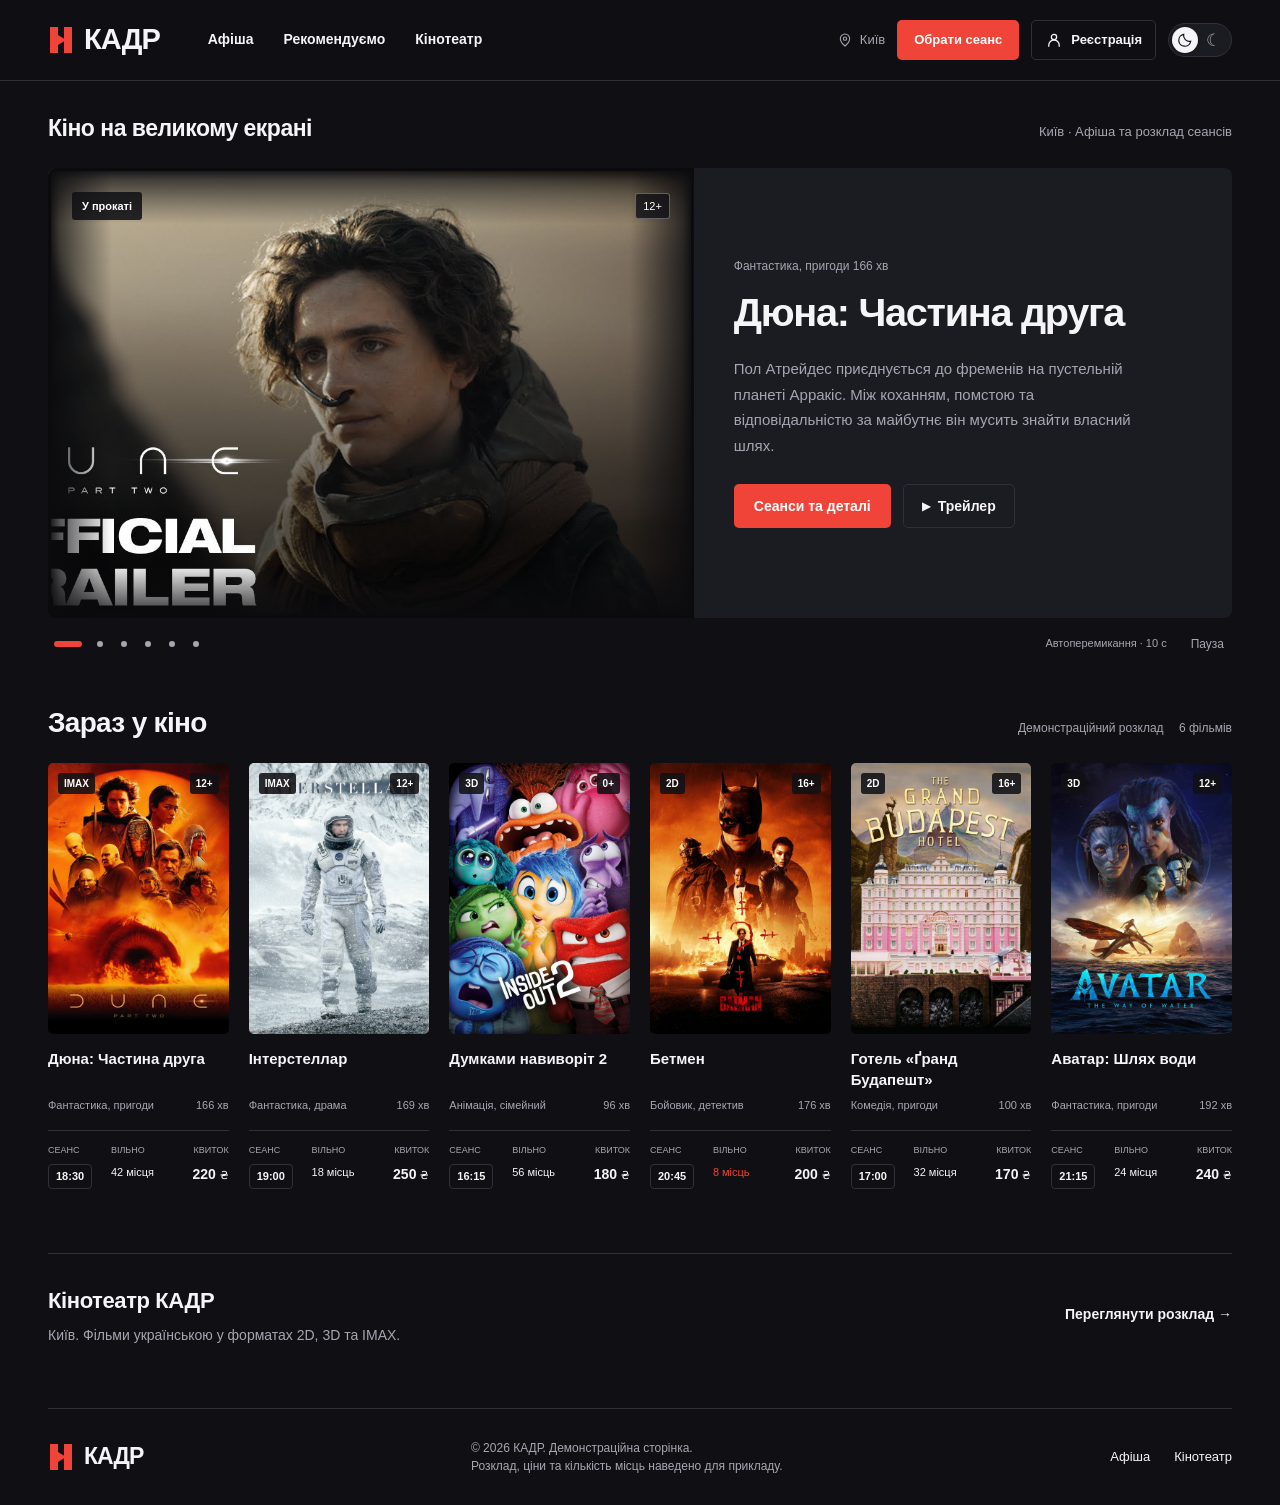
<file: index.html>
<!DOCTYPE html>
<html lang="uk">
  <head>
    <meta charset="UTF-8" />
    <meta name="viewport" content="width=device-width, initial-scale=1.0" />
    <meta name="theme-color" content="#101014" />
    <title>КАДР — Афіша кінотеатру</title>
    <link rel="preconnect" href="https://www.youtube.com" />
    <link rel="stylesheet" href="assets/css/style.css" />
    <noscript
      ><style>
        .feature:not(.is-active) {
          display: grid;
        }
        .slider-status {
          display: none;
        }
      </style></noscript
    >
    <script src="assets/js/theme.js"></script>
    <script src="assets/js/components/layout.js" defer></script>
    <script src="assets/js/common.js" defer></script>
    <script src="assets/js/home.js" defer></script>
  </head>
  <body>
    <div data-site-header></div>

    <main class="shell">
      <section class="intro" aria-labelledby="page-title">
        <h1 id="page-title">Кіно на великому екрані</h1>
        <p class="intro-note">Київ · Афіша та розклад сеансів</p>
      </section>

      <section
        class="premieres"
        id="premieres"
        aria-labelledby="premieres-title"
      >
        <div class="section-label">
          <h2 id="premieres-title">
            <span class="live-dot"></span> У ЦЕНТРІ УВАГИ
          </h2>
          <span>ІСТОРІЇ, ЯКІ ВАРТО ПОБАЧИТИ</span>
        </div>
        <div
          class="hero-grid"
          aria-roledescription="карусель"
          aria-label="Новинки кіно"
        >
          <article
            class="feature feature-main is-active"
            data-video-id="ygtS6q3EL7Y"
            data-clip-start="30"
            aria-label="1 з 6: Дюна: Частина друга"
          >
            <div class="feature-visual">
              <img
                src="assets/images/dune-hero.jpg"
                alt="Дюна: Частина друга — зображення з трейлера"
                fetchpriority="high"
              />
              <div class="feature-top">
                <span class="badge">У прокаті</span><span class="age">12+</span>
              </div>
            </div>
            <div class="feature-content">
              <p class="feature-meta">Фантастика, пригоди 166 хв</p>
              <h3>Дюна: Частина друга</h3>
              <div class="feature-bottom">
                <p>
                  Пол Атрейдес приєднується до фременів на пустельній планеті
                  Арракіс. Між коханням, помстою та відповідальністю за майбутнє
                  він мусить знайти власний шлях.
                </p>
                <div class="feature-actions">
                  <a
                    class="round-link"
                    href="pages/movies/dune.html#session-title"
                    >Сеанси та деталі</a
                  >
                  <a
                    class="button-secondary"
                    href="pages/movies/dune.html#trailer-title"
                    ><span class="play-icon" aria-hidden="true">▶</span>
                    Трейлер</a
                  >
                </div>
              </div>
            </div>
          </article>
          <article
            class="feature feature-space"
            data-video-id="_DQ-lqOhwIM"
            data-clip-start="40"
            aria-label="2 з 6: Інтерстеллар"
          >
            <div class="feature-visual">
              <img
                src="assets/images/interstellar-hero.jpg"
                alt="Інтерстеллар — зображення з трейлера"
              />
              <div class="feature-top">
                <span class="badge">У прокаті</span><span class="age">12+</span>
              </div>
            </div>
            <div class="feature-content">
              <p class="feature-meta">Фантастика, драма 169 хв</p>
              <h3>Інтерстеллар</h3>
              <div class="feature-bottom">
                <p>
                  Команда дослідників вирушає за межі Сонячної системи, щоб
                  знайти новий дім для людства. Космічна подорож стає історією
                  про час, родину та силу зв’язку між близькими.
                </p>
                <div class="feature-actions">
                  <a
                    class="round-link"
                    href="pages/movies/interstellar.html#session-title"
                    >Сеанси та деталі</a
                  >
                  <a
                    class="button-secondary"
                    href="pages/movies/interstellar.html#trailer-title"
                    ><span class="play-icon" aria-hidden="true">▶</span>
                    Трейлер</a
                  >
                </div>
              </div>
            </div>
          </article>
          <article
            class="feature feature-city"
            data-video-id="71Tq0CCCZdE"
            data-clip-start="25"
            aria-label="3 з 6: Думками навиворіт 2"
          >
            <div class="feature-visual">
              <img
                src="assets/images/inside-out-hero.jpg"
                alt="Думками навиворіт 2 — зображення з трейлера"
              />
              <div class="feature-top">
                <span class="badge">У прокаті</span><span class="age">0+</span>
              </div>
            </div>
            <div class="feature-content">
              <p class="feature-meta">Анімація, сімейний 96 хв</p>
              <h3>Думками навиворіт 2</h3>
              <div class="feature-bottom">
                <p>
                  Райлі дорослішає, і в її внутрішньому світі з’являються нові
                  емоції. Радість та її друзі намагаються зрозуміти зміни й
                  допомогти дівчині прийняти себе.
                </p>
                <div class="feature-actions">
                  <a
                    class="round-link"
                    href="pages/movies/inside-out.html#session-title"
                    >Сеанси та деталі</a
                  >
                  <a
                    class="button-secondary"
                    href="pages/movies/inside-out.html#trailer-title"
                    ><span class="play-icon" aria-hidden="true">▶</span>
                    Трейлер</a
                  >
                </div>
              </div>
            </div>
          </article>
        </div>
        <template id="more-premieres">
          <article
            class="feature feature-batman"
            data-video-id="zC6-H-EcEmU"
            data-clip-start="35"
            aria-label="4 з 6: Бетмен"
          >
            <div class="feature-visual">
              <img
                src="assets/images/batman-hero.jpg"
                alt="Бетмен — зображення з трейлера"
              />
              <div class="feature-top">
                <span class="badge">У прокаті</span><span class="age">16+</span>
              </div>
            </div>
            <div class="feature-content">
              <p class="feature-meta">Бойовик, детектив 176 хв</p>
              <h3>Бетмен</h3>
              <div class="feature-bottom">
                <p>
                  Бетмен розслідує серію загадкових злочинів у Ґотемі. Пошук
                  відповідей відкриває таємниці міста й змушує його
                  переосмислити власну роль у боротьбі за справедливість.
                </p>
                <div class="feature-actions">
                  <a
                    class="round-link"
                    href="pages/movies/batman.html#session-title"
                    >Сеанси та деталі</a
                  >
                  <a
                    class="button-secondary"
                    href="pages/movies/batman.html#trailer-title"
                    ><span class="play-icon" aria-hidden="true">▶</span>
                    Трейлер</a
                  >
                </div>
              </div>
            </div>
          </article>
          <article
            class="feature feature-hotel"
            data-video-id="1Fg5iWmQjwk"
            data-clip-start="30"
            aria-label="5 з 6: Готель Ґранд Будапешт"
          >
            <div class="feature-visual">
              <img
                src="assets/images/grand-hotel-hero.jpg"
                alt="Готель Ґранд Будапешт — зображення з трейлера"
              />
              <div class="feature-top">
                <span class="badge">У прокаті</span><span class="age">16+</span>
              </div>
            </div>
            <div class="feature-content">
              <p class="feature-meta">Комедія, пригоди 100 хв</p>
              <h3>Готель «Ґранд Будапешт»</h3>
              <div class="feature-bottom">
                <p>
                  Консьєрж Ґустав та молодий портьє Зеро опиняються в центрі
                  пригод навколо спадщини й викраденої картини. Історія
                  легендарного готелю поєднує гумор, дружбу та ностальгію.
                </p>
                <div class="feature-actions">
                  <a
                    class="round-link"
                    href="pages/movies/grand-hotel.html#session-title"
                    >Сеанси та деталі</a
                  >
                  <a
                    class="button-secondary"
                    href="pages/movies/grand-hotel.html#trailer-title"
                    ><span class="play-icon" aria-hidden="true">▶</span>
                    Трейлер</a
                  >
                </div>
              </div>
            </div>
          </article>
          <article
            class="feature feature-avatar"
            data-video-id="y9DDxUZL3mU"
            data-clip-start="40"
            aria-label="6 з 6: Аватар: Шлях води"
          >
            <div class="feature-visual">
              <img
                src="assets/images/avatar-hero.jpg"
                alt="Аватар: Шлях води — зображення з трейлера"
              />
              <div class="feature-top">
                <span class="badge">У прокаті</span><span class="age">12+</span>
              </div>
            </div>
            <div class="feature-content">
              <p class="feature-meta">Фантастика, пригоди 192 хв</p>
              <h3>Аватар: Шлях води</h3>
              <div class="feature-bottom">
                <p>
                  Джейк Саллі та Нейтірі захищають свою родину й шукають
                  прихистку серед морського народу Пандори. На них чекає
                  знайомство з океаном та нові випробування.
                </p>
                <div class="feature-actions">
                  <a
                    class="round-link"
                    href="pages/movies/avatar.html#session-title"
                    >Сеанси та деталі</a
                  >
                  <a
                    class="button-secondary"
                    href="pages/movies/avatar.html#trailer-title"
                    ><span class="play-icon" aria-hidden="true">▶</span>
                    Трейлер</a
                  >
                </div>
              </div>
            </div>
          </article>
        </template>
        <div class="slider-status">
          <div class="slider-switches" role="group" aria-label="Вибрати фільм">
            <button
              class="slider-dot active"
              type="button"
              aria-label="Дюна: Частина друга"
              aria-current="true"
            ></button>
            <button
              class="slider-dot"
              type="button"
              aria-label="Інтерстеллар"
            ></button>
            <button
              class="slider-dot"
              type="button"
              aria-label="Думками навиворіт 2"
            ></button>
            <button
              class="slider-dot"
              type="button"
              aria-label="Бетмен"
            ></button>
            <button
              class="slider-dot"
              type="button"
              aria-label="Готель Ґранд Будапешт"
            ></button>
            <button
              class="slider-dot"
              type="button"
              aria-label="Аватар: Шлях води"
            ></button>
          </div>
          <span class="slider-caption">Автоперемикання · 10 с</span>
          <button
            class="slider-pause"
            type="button"
            aria-pressed="false"
            aria-label="Призупинити автоперемикання слайдів"
          >
            Пауза
          </button>
        </div>
      </section>

      <section class="movies" id="movies" aria-labelledby="movies-title">
        <div class="movies-heading">
          <div>
            <h2 id="movies-title">Зараз у кіно</h2>
          </div>
          <span class="schedule-label"
            ><span class="live-dot"></span> Демонстраційний розклад
            <span class="schedule-count">6 фільмів</span></span
          >
        </div>
        <div class="movie-grid">
          <article class="movie-card" id="dune">
            <a
              class="poster-link"
              href="pages/movies/dune.html"
              aria-label="Про фільм: Дюна: Частина друга"
              ><div class="poster">
                <img
                  src="assets/images/dune-poster.jpg"
                  alt="Постер фільму Дюна: Частина друга"
                  loading="lazy"
                /><span class="poster-tag">IMAX</span
                ><span class="poster-age">12+</span>
              </div></a
            >
            <div class="movie-info">
              <p class="genre">Фантастика, пригоди <span>166 хв</span></p>
              <h3><a href="pages/movies/dune.html">Дюна: Частина друга</a></h3>
              <div class="session">
                <div>
                  <span class="session-label">СЕАНС</span
                  ><a
                    class="session-link"
                    href="pages/movies/dune.html#session-title"
                    aria-label="Сеанс Дюна: Частина друга о 18:30"
                    ><time>18:30</time></a
                  >
                </div>
                <div>
                  <span class="session-label">ВІЛЬНО</span><span>42 місця</span>
                </div>
                <div>
                  <span class="session-label">КВИТОК</span
                  ><strong>220 <small>₴</small></strong>
                </div>
              </div>
            </div>
          </article>
          <article class="movie-card" id="interstellar">
            <a
              class="poster-link"
              href="pages/movies/interstellar.html"
              aria-label="Про фільм: Інтерстеллар"
              ><div class="poster">
                <img
                  src="assets/images/interstellar-poster.jpg"
                  alt="Постер фільму Інтерстеллар"
                  loading="lazy"
                /><span class="poster-tag">IMAX</span
                ><span class="poster-age">12+</span>
              </div></a
            >
            <div class="movie-info">
              <p class="genre">Фантастика, драма <span>169 хв</span></p>
              <h3><a href="pages/movies/interstellar.html">Інтерстеллар</a></h3>
              <div class="session">
                <div>
                  <span class="session-label">СЕАНС</span
                  ><a
                    class="session-link"
                    href="pages/movies/interstellar.html#session-title"
                    aria-label="Сеанс Інтерстеллар о 19:00"
                    ><time>19:00</time></a
                  >
                </div>
                <div>
                  <span class="session-label">ВІЛЬНО</span><span>18 місць</span>
                </div>
                <div>
                  <span class="session-label">КВИТОК</span
                  ><strong>250 <small>₴</small></strong>
                </div>
              </div>
            </div>
          </article>
          <article class="movie-card" id="inside-out">
            <a
              class="poster-link"
              href="pages/movies/inside-out.html"
              aria-label="Про фільм: Думками навиворіт 2"
              ><div class="poster">
                <img
                  src="assets/images/inside-out-poster.jpg"
                  alt="Постер фільму Думками навиворіт 2"
                  loading="lazy"
                /><span class="poster-tag">3D</span
                ><span class="poster-age">0+</span>
              </div></a
            >
            <div class="movie-info">
              <p class="genre">Анімація, сімейний <span>96 хв</span></p>
              <h3>
                <a href="pages/movies/inside-out.html">Думками навиворіт 2</a>
              </h3>
              <div class="session">
                <div>
                  <span class="session-label">СЕАНС</span
                  ><a
                    class="session-link"
                    href="pages/movies/inside-out.html#session-title"
                    aria-label="Сеанс Думками навиворіт 2 о 16:15"
                    ><time>16:15</time></a
                  >
                </div>
                <div>
                  <span class="session-label">ВІЛЬНО</span><span>56 місць</span>
                </div>
                <div>
                  <span class="session-label">КВИТОК</span
                  ><strong>180 <small>₴</small></strong>
                </div>
              </div>
            </div>
          </article>
          <article class="movie-card" id="batman">
            <a
              class="poster-link"
              href="pages/movies/batman.html"
              aria-label="Про фільм: Бетмен"
              ><div class="poster">
                <img
                  src="assets/images/batman-poster.jpg"
                  alt="Постер фільму Бетмен"
                  loading="lazy"
                /><span class="poster-tag">2D</span
                ><span class="poster-age">16+</span>
              </div></a
            >
            <div class="movie-info">
              <p class="genre">Бойовик, детектив <span>176 хв</span></p>
              <h3><a href="pages/movies/batman.html">Бетмен</a></h3>
              <div class="session">
                <div>
                  <span class="session-label">СЕАНС</span
                  ><a
                    class="session-link"
                    href="pages/movies/batman.html#session-title"
                    aria-label="Сеанс Бетмен о 20:45"
                    ><time>20:45</time></a
                  >
                </div>
                <div>
                  <span class="session-label">ВІЛЬНО</span
                  ><span class="few-seats">8 місць</span>
                </div>
                <div>
                  <span class="session-label">КВИТОК</span
                  ><strong>200 <small>₴</small></strong>
                </div>
              </div>
            </div>
          </article>
          <article class="movie-card" id="grand-hotel">
            <a
              class="poster-link"
              href="pages/movies/grand-hotel.html"
              aria-label="Про фільм: Готель «Ґранд Будапешт»"
              ><div class="poster">
                <img
                  src="assets/images/grand-hotel-poster.jpg"
                  alt="Постер фільму Готель Ґранд Будапешт"
                  loading="lazy"
                /><span class="poster-tag">2D</span
                ><span class="poster-age">16+</span>
              </div></a
            >
            <div class="movie-info">
              <p class="genre">Комедія, пригоди <span>100 хв</span></p>
              <h3>
                <a href="pages/movies/grand-hotel.html"
                  >Готель «Ґранд Будапешт»</a
                >
              </h3>
              <div class="session">
                <div>
                  <span class="session-label">СЕАНС</span
                  ><a
                    class="session-link"
                    href="pages/movies/grand-hotel.html#session-title"
                    aria-label="Сеанс Готель Ґранд Будапешт о 17:00"
                    ><time>17:00</time></a
                  >
                </div>
                <div>
                  <span class="session-label">ВІЛЬНО</span><span>32 місця</span>
                </div>
                <div>
                  <span class="session-label">КВИТОК</span
                  ><strong>170 <small>₴</small></strong>
                </div>
              </div>
            </div>
          </article>
          <article class="movie-card" id="avatar">
            <a
              class="poster-link"
              href="pages/movies/avatar.html"
              aria-label="Про фільм: Аватар: Шлях води"
              ><div class="poster">
                <img
                  src="assets/images/avatar-poster.jpg"
                  alt="Постер фільму Аватар: Шлях води"
                  loading="lazy"
                /><span class="poster-tag">3D</span
                ><span class="poster-age">12+</span>
              </div></a
            >
            <div class="movie-info">
              <p class="genre">Фантастика, пригоди <span>192 хв</span></p>
              <h3><a href="pages/movies/avatar.html">Аватар: Шлях води</a></h3>
              <div class="session">
                <div>
                  <span class="session-label">СЕАНС</span
                  ><a
                    class="session-link"
                    href="pages/movies/avatar.html#session-title"
                    aria-label="Сеанс Аватар: Шлях води о 21:15"
                    ><time>21:15</time></a
                  >
                </div>
                <div>
                  <span class="session-label">ВІЛЬНО</span><span>24 місця</span>
                </div>
                <div>
                  <span class="session-label">КВИТОК</span
                  ><strong>240 <small>₴</small></strong>
                </div>
              </div>
            </div>
          </article>
        </div>
      </section>
      <section class="closing" id="about" aria-labelledby="about-title">
        <div>
          <h2 id="about-title">Кінотеатр КАДР</h2>
          <p>Київ. Фільми українською у форматах 2D, 3D та IMAX.</p>
        </div>
        <a href="#movies">Переглянути розклад →</a>
      </section>
    </main>
    <div data-site-footer></div>
  </body>
</html>
</file>
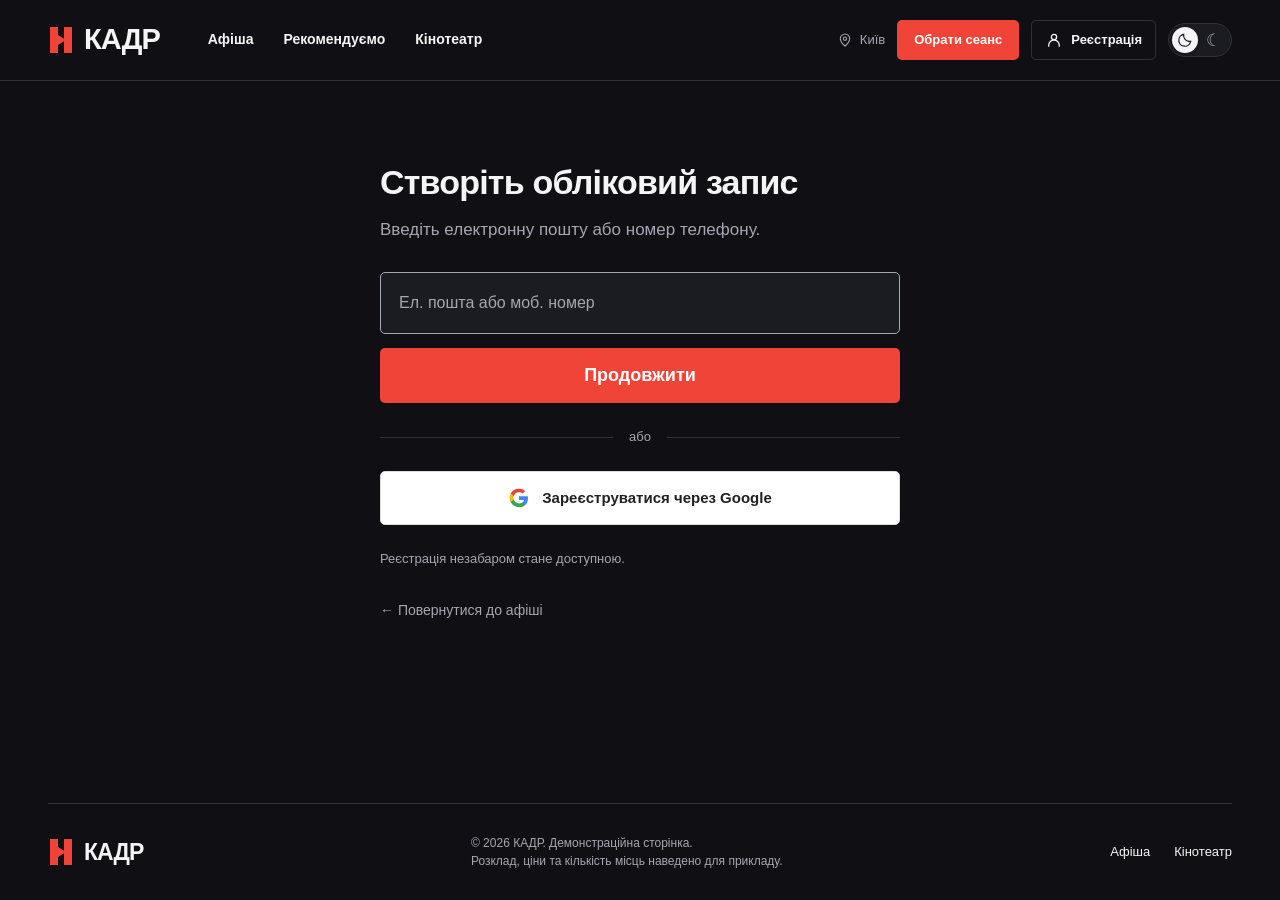
<file: pages/register.html>
<!DOCTYPE html>
<html lang="uk">
  <head>
    <meta charset="UTF-8" />
    <meta name="viewport" content="width=device-width, initial-scale=1.0" />
    <meta name="theme-color" content="#101014" />
    <title>Реєстрація — КАДР</title>
    <link rel="stylesheet" href="../assets/css/style.css" />
    <link rel="stylesheet" href="../assets/css/register.css" />
    <script src="../assets/js/theme.js"></script>
    <script src="../assets/js/components/layout.js" defer></script>
    <script src="../assets/js/common.js" defer></script>
  </head>
  <body class="registration-page">
    <div data-site-header></div>
    <main class="registration-main shell">
      <section class="registration-panel" aria-labelledby="registration-title">
        <h1 id="registration-title">Створіть обліковий запис</h1>
        <p class="registration-intro">Введіть електронну пошту або номер телефону.</p>
        <div class="registration-fields">
          <label class="sr-only" for="registration-contact">Електронна пошта або мобільний номер</label>
          <input id="registration-contact" type="text" autocomplete="username" placeholder="Ел. пошта або моб. номер" aria-describedby="registration-note" />
          <button class="registration-continue" type="button" aria-disabled="true" aria-describedby="registration-note">Продовжити</button>
        </div>
        <div class="registration-divider"><span>або</span></div>
        <button class="registration-google" type="button" aria-disabled="true" aria-describedby="registration-note">
          <svg viewBox="0 0 48 48" width="22" height="22" aria-hidden="true">
            <path fill="#4285F4" d="M43.6 24.46c0-1.45-.13-2.84-.37-4.18H24v7.91h11a9.4 9.4 0 0 1-4.08 6.18v5.14h6.6c3.86-3.56 6.08-8.8 6.08-15.05Z"/>
            <path fill="#34A853" d="M24 44c5.5 0 10.12-1.82 13.5-4.95l-6.6-5.14c-1.83 1.23-4.17 1.97-6.9 1.97-5.31 0-9.82-3.58-11.43-8.41H5.75v5.3A20.4 20.4 0 0 0 24 44Z"/>
            <path fill="#FBBC05" d="M12.57 27.47a12.2 12.2 0 0 1 0-7.76v-5.3H5.75a20.4 20.4 0 0 0 0 18.36l6.82-5.3Z"/>
            <path fill="#EA4335" d="M24 11.29c3 0 5.69 1.03 7.81 3.05l5.86-5.86A19.6 19.6 0 0 0 24 3.59a20.4 20.4 0 0 0-18.25 10.82l6.82 5.3C14.18 14.88 18.69 11.29 24 11.29Z"/>
          </svg>
          Зареєструватися через Google
        </button>
        <p class="registration-note" id="registration-note">Реєстрація незабаром стане доступною.</p>
        <a class="registration-back" href="../index.html">← Повернутися до афіші</a>
      </section>
    </main>
    <div data-site-footer></div>
  </body>
</html>
</file>
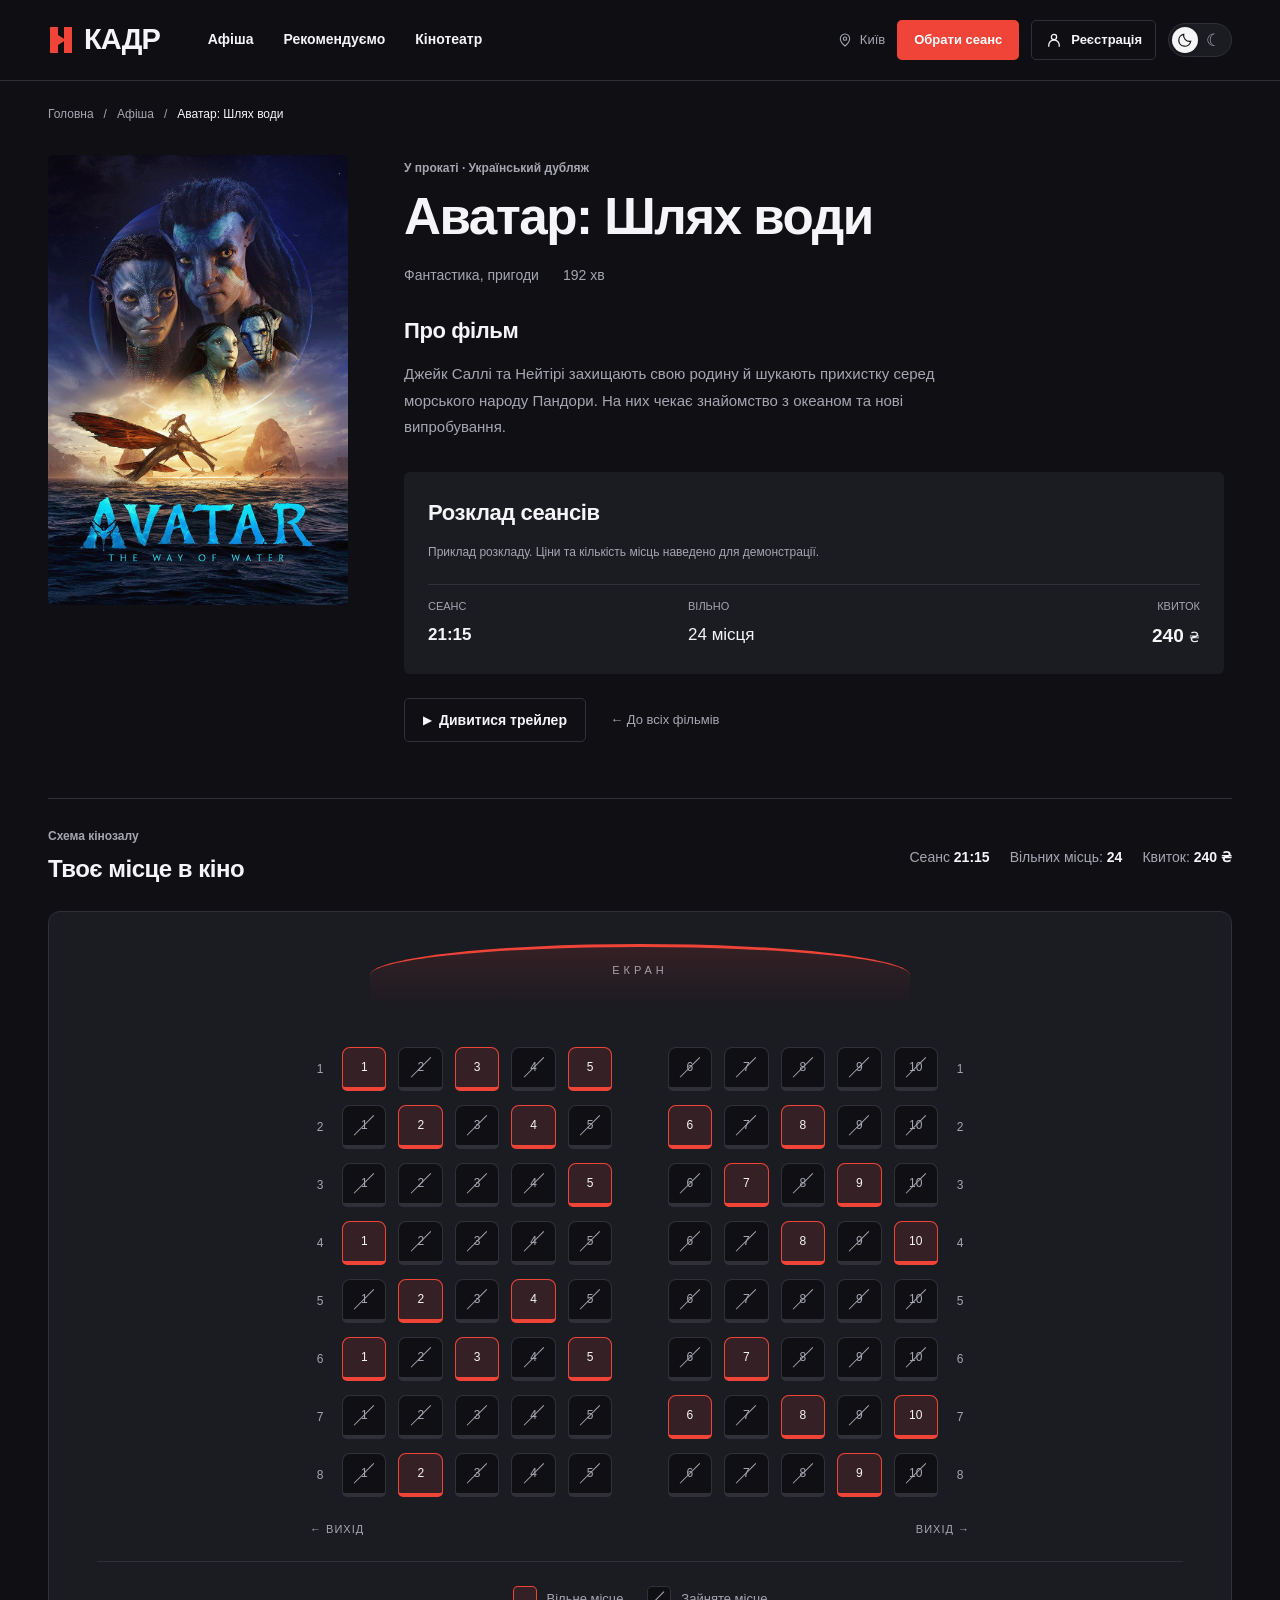
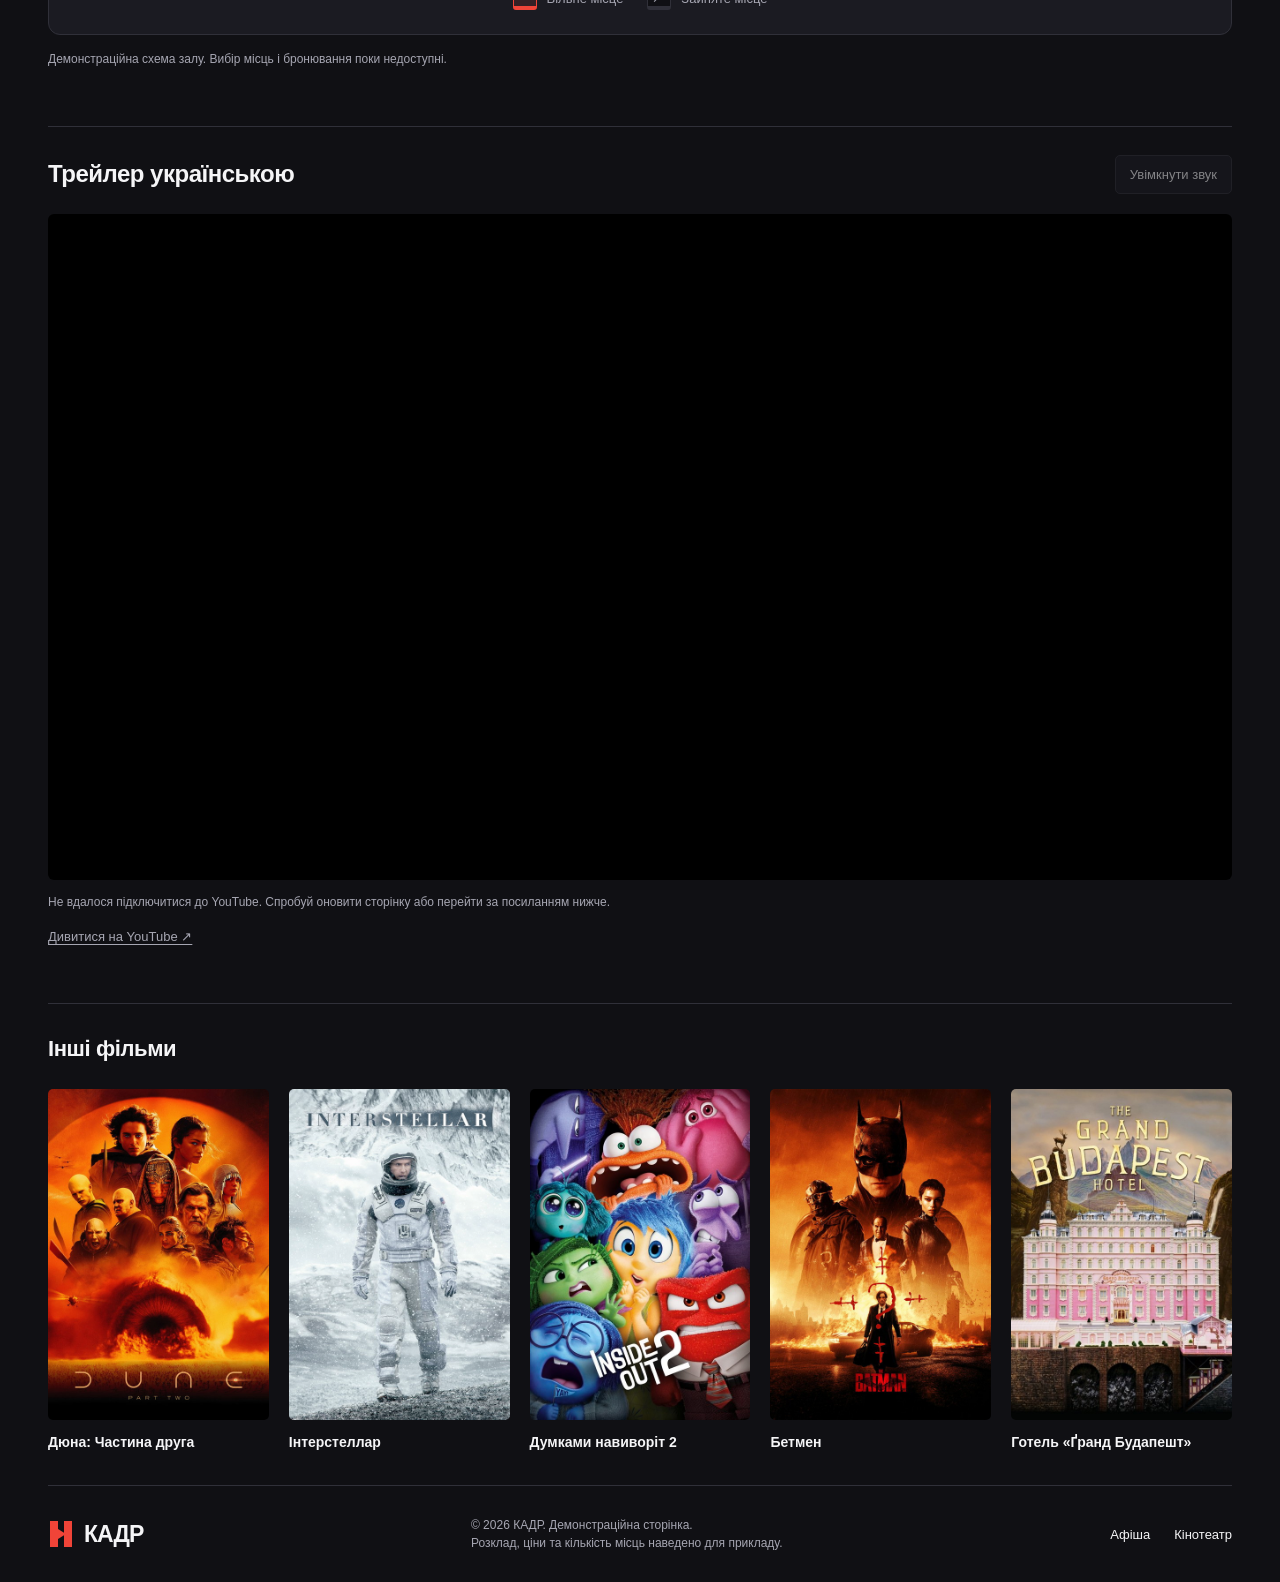
<file: pages/movies/avatar.html>
<!DOCTYPE html>
<html lang="uk">
  <head>
    <meta charset="UTF-8" />
    <meta name="viewport" content="width=device-width, initial-scale=1.0" />
    <meta name="theme-color" content="#101014" />
    <meta
      name="description"
      content="Джейк Саллі та Нейтірі захищають свою родину й шукають прихистку серед морського народу Пандори. На них чекає знайомство з океаном та нові випробування."
    />
    <title>Аватар: Шлях води — КАДР</title>
    <link rel="preconnect" href="https://www.youtube.com" />
    <link rel="stylesheet" href="../../assets/css/style.css" />
    <link rel="stylesheet" href="../../assets/css/movie.css" />
    <script src="../../assets/js/theme.js"></script>
    <script src="../../assets/js/components/layout.js" defer></script>
    <script src="../../assets/js/common.js" defer></script>
    <script src="../../assets/js/movie.js" defer></script>
  </head>
  <body>
    <div data-site-header></div>
    <main class="shell movie-page">
      <nav class="breadcrumbs" aria-label="Навігаційний шлях">
        <a href="../../index.html">Головна</a><span aria-hidden="true">/</span
        ><a href="../../index.html#movies">Афіша</a
        ><span aria-hidden="true">/</span
        ><span aria-current="page">Аватар: Шлях води</span>
      </nav>
      <article class="movie-detail" aria-labelledby="movie-title">
        <div class="poster poster-avatar">
          <img
            src="../../assets/images/avatar-poster.jpg"
            alt="Постер фільму Аватар: Шлях води"
            fetchpriority="high"
          />
        </div>

        <div class="movie-description">
          <p class="eyebrow">У прокаті · Український дубляж</p>
          <h1 id="movie-title">Аватар: Шлях води</h1>
          <p class="genre">Фантастика, пригоди <span>192 хв</span></p>
          <section class="movie-synopsis" aria-labelledby="synopsis-title">
            <h2 id="synopsis-title">Про фільм</h2>
            <p>
              Джейк Саллі та Нейтірі захищають свою родину й шукають прихистку
              серед морського народу Пандори. На них чекає знайомство з океаном
              та нові випробування.
            </p>
          </section>
          <section class="movie-schedule" aria-labelledby="session-title">
            <h2 id="session-title">Розклад сеансів</h2>
            <p class="demo-note">
              Приклад розкладу. Ціни та кількість місць наведено для
              демонстрації.
            </p>
            <div class="session">
              <div>
                <span class="session-label">СЕАНС</span><time>21:15</time>
              </div>
              <div>
                <span class="session-label">ВІЛЬНО</span><span>24 місця</span>
              </div>
              <div>
                <span class="session-label">КВИТОК</span
                ><strong>240 <small>₴</small></strong>
              </div>
            </div>
          </section>
          <a class="button-secondary trailer-link" href="#trailer-title"
            ><span class="play-icon" aria-hidden="true">▶</span> Дивитися
            трейлер</a
          >
          <a class="back-link" href="../../index.html#movies"
            >← До всіх фільмів</a
          >
        </div>
      </article>
      <section class="cinema-hall" id="cinema-hall" aria-labelledby="hall-title">
        <div class="hall-heading">
          <div>
            <p class="eyebrow">Схема кінозалу</p>
            <h2 id="hall-title">Твоє місце в кіно</h2>
          </div>
          <div class="hall-session">
            <span>Сеанс <strong><time>21:15</time></strong></span>
            <span>Вільних місць: <strong>24</strong></span>
            <span>Квиток: <strong>240 ₴</strong></span>
          </div>
        </div>
        <div class="hall-plan">
          <div class="hall-screen">ЕКРАН</div>
          <div class="hall-rows" role="group" aria-label="8 рядів по 10 місць, прохід посередині">
            <div class="hall-row" role="group" aria-label="Ряд 1">
              <span class="hall-row-number" aria-hidden="true">1</span>
              <span class="hall-seat" aria-label="Ряд 1, місце 1: вільне">1</span>
              <span class="hall-seat hall-seat--occupied" aria-label="Ряд 1, місце 2: зайняте">2</span>
              <span class="hall-seat" aria-label="Ряд 1, місце 3: вільне">3</span>
              <span class="hall-seat hall-seat--occupied" aria-label="Ряд 1, місце 4: зайняте">4</span>
              <span class="hall-seat" aria-label="Ряд 1, місце 5: вільне">5</span>
              <span class="hall-aisle" aria-hidden="true"></span>
              <span class="hall-seat hall-seat--occupied" aria-label="Ряд 1, місце 6: зайняте">6</span>
              <span class="hall-seat hall-seat--occupied" aria-label="Ряд 1, місце 7: зайняте">7</span>
              <span class="hall-seat hall-seat--occupied" aria-label="Ряд 1, місце 8: зайняте">8</span>
              <span class="hall-seat hall-seat--occupied" aria-label="Ряд 1, місце 9: зайняте">9</span>
              <span class="hall-seat hall-seat--occupied" aria-label="Ряд 1, місце 10: зайняте">10</span>
              <span class="hall-row-number" aria-hidden="true">1</span>
            </div>
            <div class="hall-row" role="group" aria-label="Ряд 2">
              <span class="hall-row-number" aria-hidden="true">2</span>
              <span class="hall-seat hall-seat--occupied" aria-label="Ряд 2, місце 1: зайняте">1</span>
              <span class="hall-seat" aria-label="Ряд 2, місце 2: вільне">2</span>
              <span class="hall-seat hall-seat--occupied" aria-label="Ряд 2, місце 3: зайняте">3</span>
              <span class="hall-seat" aria-label="Ряд 2, місце 4: вільне">4</span>
              <span class="hall-seat hall-seat--occupied" aria-label="Ряд 2, місце 5: зайняте">5</span>
              <span class="hall-aisle" aria-hidden="true"></span>
              <span class="hall-seat" aria-label="Ряд 2, місце 6: вільне">6</span>
              <span class="hall-seat hall-seat--occupied" aria-label="Ряд 2, місце 7: зайняте">7</span>
              <span class="hall-seat" aria-label="Ряд 2, місце 8: вільне">8</span>
              <span class="hall-seat hall-seat--occupied" aria-label="Ряд 2, місце 9: зайняте">9</span>
              <span class="hall-seat hall-seat--occupied" aria-label="Ряд 2, місце 10: зайняте">10</span>
              <span class="hall-row-number" aria-hidden="true">2</span>
            </div>
            <div class="hall-row" role="group" aria-label="Ряд 3">
              <span class="hall-row-number" aria-hidden="true">3</span>
              <span class="hall-seat hall-seat--occupied" aria-label="Ряд 3, місце 1: зайняте">1</span>
              <span class="hall-seat hall-seat--occupied" aria-label="Ряд 3, місце 2: зайняте">2</span>
              <span class="hall-seat hall-seat--occupied" aria-label="Ряд 3, місце 3: зайняте">3</span>
              <span class="hall-seat hall-seat--occupied" aria-label="Ряд 3, місце 4: зайняте">4</span>
              <span class="hall-seat" aria-label="Ряд 3, місце 5: вільне">5</span>
              <span class="hall-aisle" aria-hidden="true"></span>
              <span class="hall-seat hall-seat--occupied" aria-label="Ряд 3, місце 6: зайняте">6</span>
              <span class="hall-seat" aria-label="Ряд 3, місце 7: вільне">7</span>
              <span class="hall-seat hall-seat--occupied" aria-label="Ряд 3, місце 8: зайняте">8</span>
              <span class="hall-seat" aria-label="Ряд 3, місце 9: вільне">9</span>
              <span class="hall-seat hall-seat--occupied" aria-label="Ряд 3, місце 10: зайняте">10</span>
              <span class="hall-row-number" aria-hidden="true">3</span>
            </div>
            <div class="hall-row" role="group" aria-label="Ряд 4">
              <span class="hall-row-number" aria-hidden="true">4</span>
              <span class="hall-seat" aria-label="Ряд 4, місце 1: вільне">1</span>
              <span class="hall-seat hall-seat--occupied" aria-label="Ряд 4, місце 2: зайняте">2</span>
              <span class="hall-seat hall-seat--occupied" aria-label="Ряд 4, місце 3: зайняте">3</span>
              <span class="hall-seat hall-seat--occupied" aria-label="Ряд 4, місце 4: зайняте">4</span>
              <span class="hall-seat hall-seat--occupied" aria-label="Ряд 4, місце 5: зайняте">5</span>
              <span class="hall-aisle" aria-hidden="true"></span>
              <span class="hall-seat hall-seat--occupied" aria-label="Ряд 4, місце 6: зайняте">6</span>
              <span class="hall-seat hall-seat--occupied" aria-label="Ряд 4, місце 7: зайняте">7</span>
              <span class="hall-seat" aria-label="Ряд 4, місце 8: вільне">8</span>
              <span class="hall-seat hall-seat--occupied" aria-label="Ряд 4, місце 9: зайняте">9</span>
              <span class="hall-seat" aria-label="Ряд 4, місце 10: вільне">10</span>
              <span class="hall-row-number" aria-hidden="true">4</span>
            </div>
            <div class="hall-row" role="group" aria-label="Ряд 5">
              <span class="hall-row-number" aria-hidden="true">5</span>
              <span class="hall-seat hall-seat--occupied" aria-label="Ряд 5, місце 1: зайняте">1</span>
              <span class="hall-seat" aria-label="Ряд 5, місце 2: вільне">2</span>
              <span class="hall-seat hall-seat--occupied" aria-label="Ряд 5, місце 3: зайняте">3</span>
              <span class="hall-seat" aria-label="Ряд 5, місце 4: вільне">4</span>
              <span class="hall-seat hall-seat--occupied" aria-label="Ряд 5, місце 5: зайняте">5</span>
              <span class="hall-aisle" aria-hidden="true"></span>
              <span class="hall-seat hall-seat--occupied" aria-label="Ряд 5, місце 6: зайняте">6</span>
              <span class="hall-seat hall-seat--occupied" aria-label="Ряд 5, місце 7: зайняте">7</span>
              <span class="hall-seat hall-seat--occupied" aria-label="Ряд 5, місце 8: зайняте">8</span>
              <span class="hall-seat hall-seat--occupied" aria-label="Ряд 5, місце 9: зайняте">9</span>
              <span class="hall-seat hall-seat--occupied" aria-label="Ряд 5, місце 10: зайняте">10</span>
              <span class="hall-row-number" aria-hidden="true">5</span>
            </div>
            <div class="hall-row" role="group" aria-label="Ряд 6">
              <span class="hall-row-number" aria-hidden="true">6</span>
              <span class="hall-seat" aria-label="Ряд 6, місце 1: вільне">1</span>
              <span class="hall-seat hall-seat--occupied" aria-label="Ряд 6, місце 2: зайняте">2</span>
              <span class="hall-seat" aria-label="Ряд 6, місце 3: вільне">3</span>
              <span class="hall-seat hall-seat--occupied" aria-label="Ряд 6, місце 4: зайняте">4</span>
              <span class="hall-seat" aria-label="Ряд 6, місце 5: вільне">5</span>
              <span class="hall-aisle" aria-hidden="true"></span>
              <span class="hall-seat hall-seat--occupied" aria-label="Ряд 6, місце 6: зайняте">6</span>
              <span class="hall-seat" aria-label="Ряд 6, місце 7: вільне">7</span>
              <span class="hall-seat hall-seat--occupied" aria-label="Ряд 6, місце 8: зайняте">8</span>
              <span class="hall-seat hall-seat--occupied" aria-label="Ряд 6, місце 9: зайняте">9</span>
              <span class="hall-seat hall-seat--occupied" aria-label="Ряд 6, місце 10: зайняте">10</span>
              <span class="hall-row-number" aria-hidden="true">6</span>
            </div>
            <div class="hall-row" role="group" aria-label="Ряд 7">
              <span class="hall-row-number" aria-hidden="true">7</span>
              <span class="hall-seat hall-seat--occupied" aria-label="Ряд 7, місце 1: зайняте">1</span>
              <span class="hall-seat hall-seat--occupied" aria-label="Ряд 7, місце 2: зайняте">2</span>
              <span class="hall-seat hall-seat--occupied" aria-label="Ряд 7, місце 3: зайняте">3</span>
              <span class="hall-seat hall-seat--occupied" aria-label="Ряд 7, місце 4: зайняте">4</span>
              <span class="hall-seat hall-seat--occupied" aria-label="Ряд 7, місце 5: зайняте">5</span>
              <span class="hall-aisle" aria-hidden="true"></span>
              <span class="hall-seat" aria-label="Ряд 7, місце 6: вільне">6</span>
              <span class="hall-seat hall-seat--occupied" aria-label="Ряд 7, місце 7: зайняте">7</span>
              <span class="hall-seat" aria-label="Ряд 7, місце 8: вільне">8</span>
              <span class="hall-seat hall-seat--occupied" aria-label="Ряд 7, місце 9: зайняте">9</span>
              <span class="hall-seat" aria-label="Ряд 7, місце 10: вільне">10</span>
              <span class="hall-row-number" aria-hidden="true">7</span>
            </div>
            <div class="hall-row" role="group" aria-label="Ряд 8">
              <span class="hall-row-number" aria-hidden="true">8</span>
              <span class="hall-seat hall-seat--occupied" aria-label="Ряд 8, місце 1: зайняте">1</span>
              <span class="hall-seat" aria-label="Ряд 8, місце 2: вільне">2</span>
              <span class="hall-seat hall-seat--occupied" aria-label="Ряд 8, місце 3: зайняте">3</span>
              <span class="hall-seat hall-seat--occupied" aria-label="Ряд 8, місце 4: зайняте">4</span>
              <span class="hall-seat hall-seat--occupied" aria-label="Ряд 8, місце 5: зайняте">5</span>
              <span class="hall-aisle" aria-hidden="true"></span>
              <span class="hall-seat hall-seat--occupied" aria-label="Ряд 8, місце 6: зайняте">6</span>
              <span class="hall-seat hall-seat--occupied" aria-label="Ряд 8, місце 7: зайняте">7</span>
              <span class="hall-seat hall-seat--occupied" aria-label="Ряд 8, місце 8: зайняте">8</span>
              <span class="hall-seat" aria-label="Ряд 8, місце 9: вільне">9</span>
              <span class="hall-seat hall-seat--occupied" aria-label="Ряд 8, місце 10: зайняте">10</span>
              <span class="hall-row-number" aria-hidden="true">8</span>
            </div>
          </div>
          <div class="hall-exits" aria-label="Виходи з обох боків залу">
            <span>← ВИХІД</span><span>ВИХІД →</span>
          </div>
          <ul class="hall-legend" aria-label="Позначення місць">
            <li><span class="hall-seat" aria-hidden="true"></span>Вільне місце</li>
            <li><span class="hall-seat hall-seat--occupied" aria-hidden="true"></span>Зайняте місце</li>
          </ul>
        </div>
        <p class="hall-note">Демонстраційна схема залу. Вибір місць і бронювання поки недоступні.</p>
      </section>
      <section
        class="movie-trailer"
        aria-labelledby="trailer-title"
        data-video-id="y9DDxUZL3mU"
      >
        <div class="trailer-heading">
          <h2 id="trailer-title">Трейлер українською</h2>
          <button
            class="trailer-sound"
            type="button"
            disabled
            aria-pressed="false"
          >
            Увімкнути звук
          </button>
        </div>
        <div class="trailer-frame">
          <div id="trailer-player"></div>
        </div>
        <p class="trailer-status" role="status">
          Трейлер відтворюється без звуку. Натисни кнопку «Увімкнути звук» над
          відео.
        </p>
        <a
          class="trailer-external"
          href="https://www.youtube.com/watch?v=y9DDxUZL3mU"
          target="_blank"
          rel="noopener noreferrer"
          >Дивитися на YouTube ↗</a
        >
      </section>
      <section class="related-movies" aria-labelledby="related-title">
        <h2 id="related-title">Інші фільми</h2>
        <div class="related-links">
          <a href="dune.html"
            ><img
              src="../../assets/images/dune-poster.jpg"
              alt=""
              loading="lazy"
            /><span>Дюна: Частина друга</span></a
          >
          <a href="interstellar.html"
            ><img
              src="../../assets/images/interstellar-poster.jpg"
              alt=""
              loading="lazy"
            /><span>Інтерстеллар</span></a
          >
          <a href="inside-out.html"
            ><img
              src="../../assets/images/inside-out-poster.jpg"
              alt=""
              loading="lazy"
            /><span>Думками навиворіт 2</span></a
          >
          <a href="batman.html"
            ><img
              src="../../assets/images/batman-poster.jpg"
              alt=""
              loading="lazy"
            /><span>Бетмен</span></a
          >
          <a href="grand-hotel.html"
            ><img
              src="../../assets/images/grand-hotel-poster.jpg"
              alt=""
              loading="lazy"
            /><span>Готель «Ґранд Будапешт»</span></a
          >
        </div>
      </section>
    </main>
    <div data-site-footer></div>
  </body>
</html>
</file>
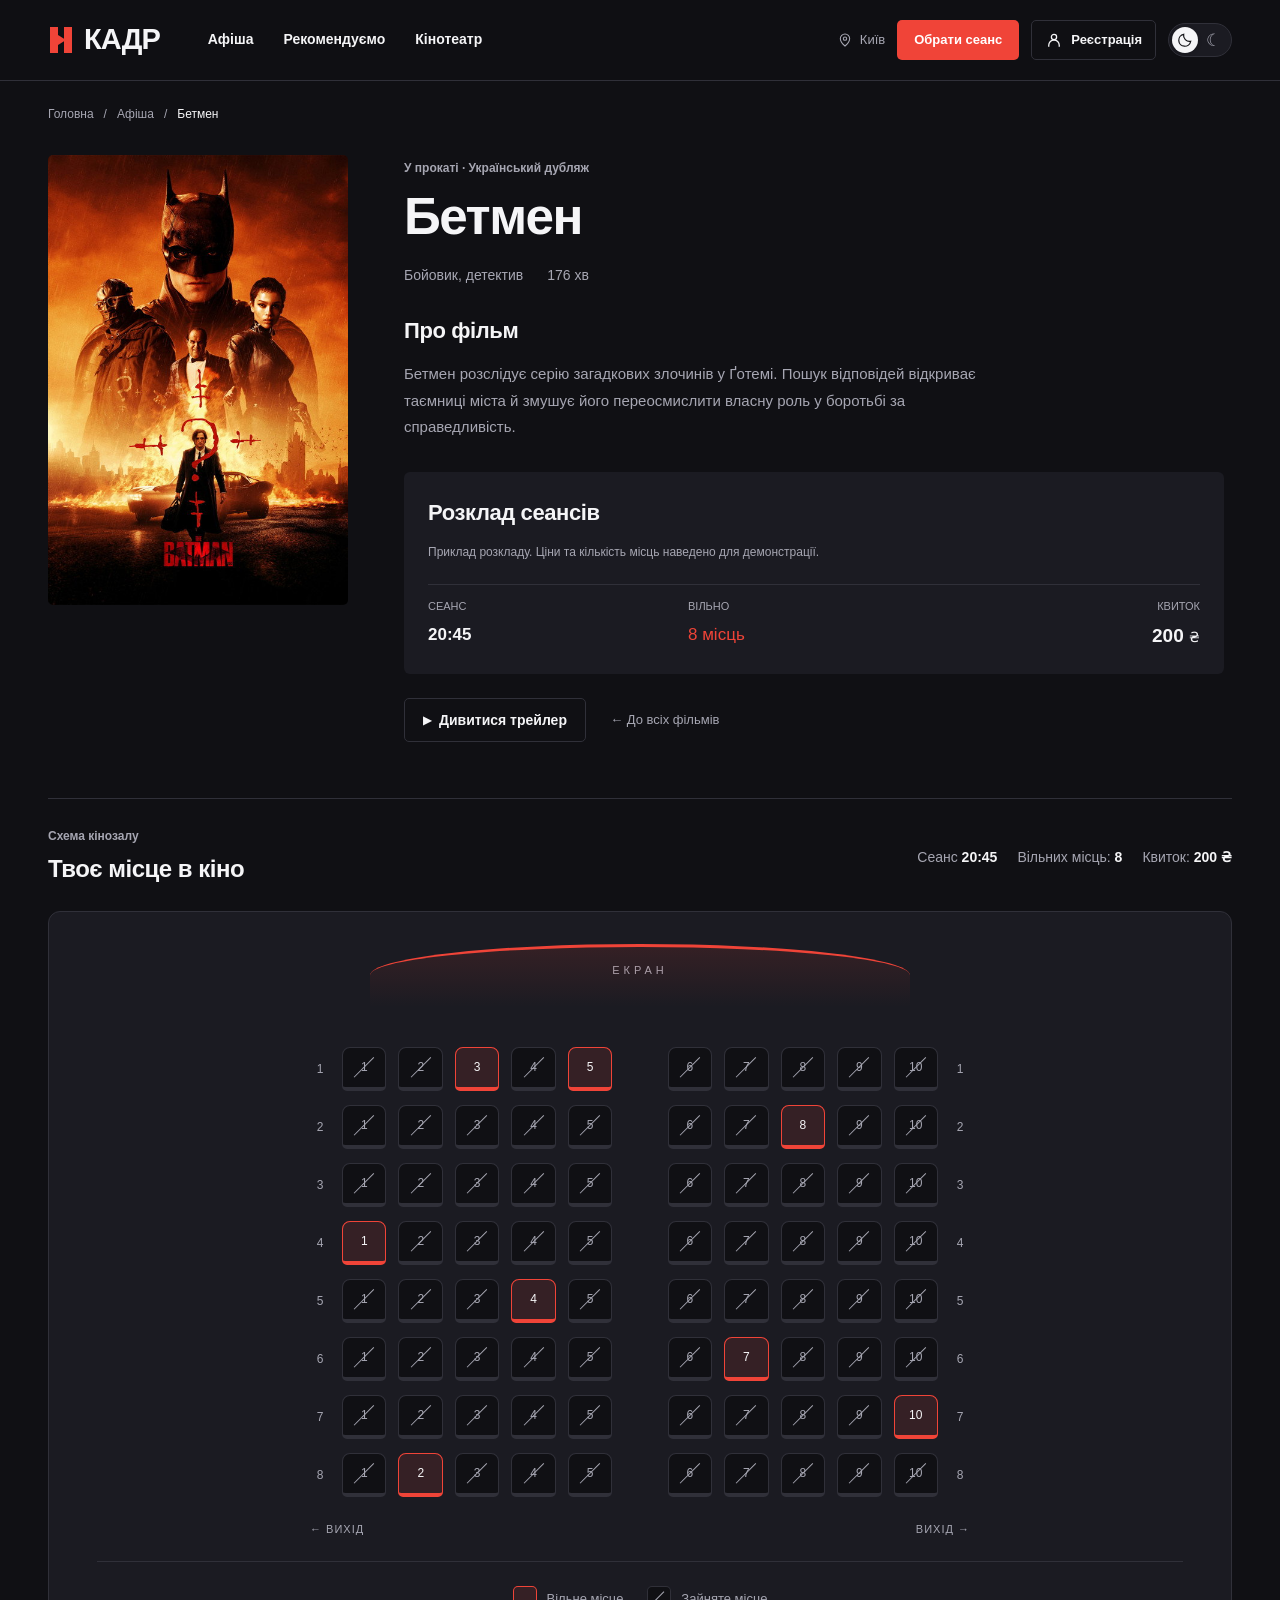
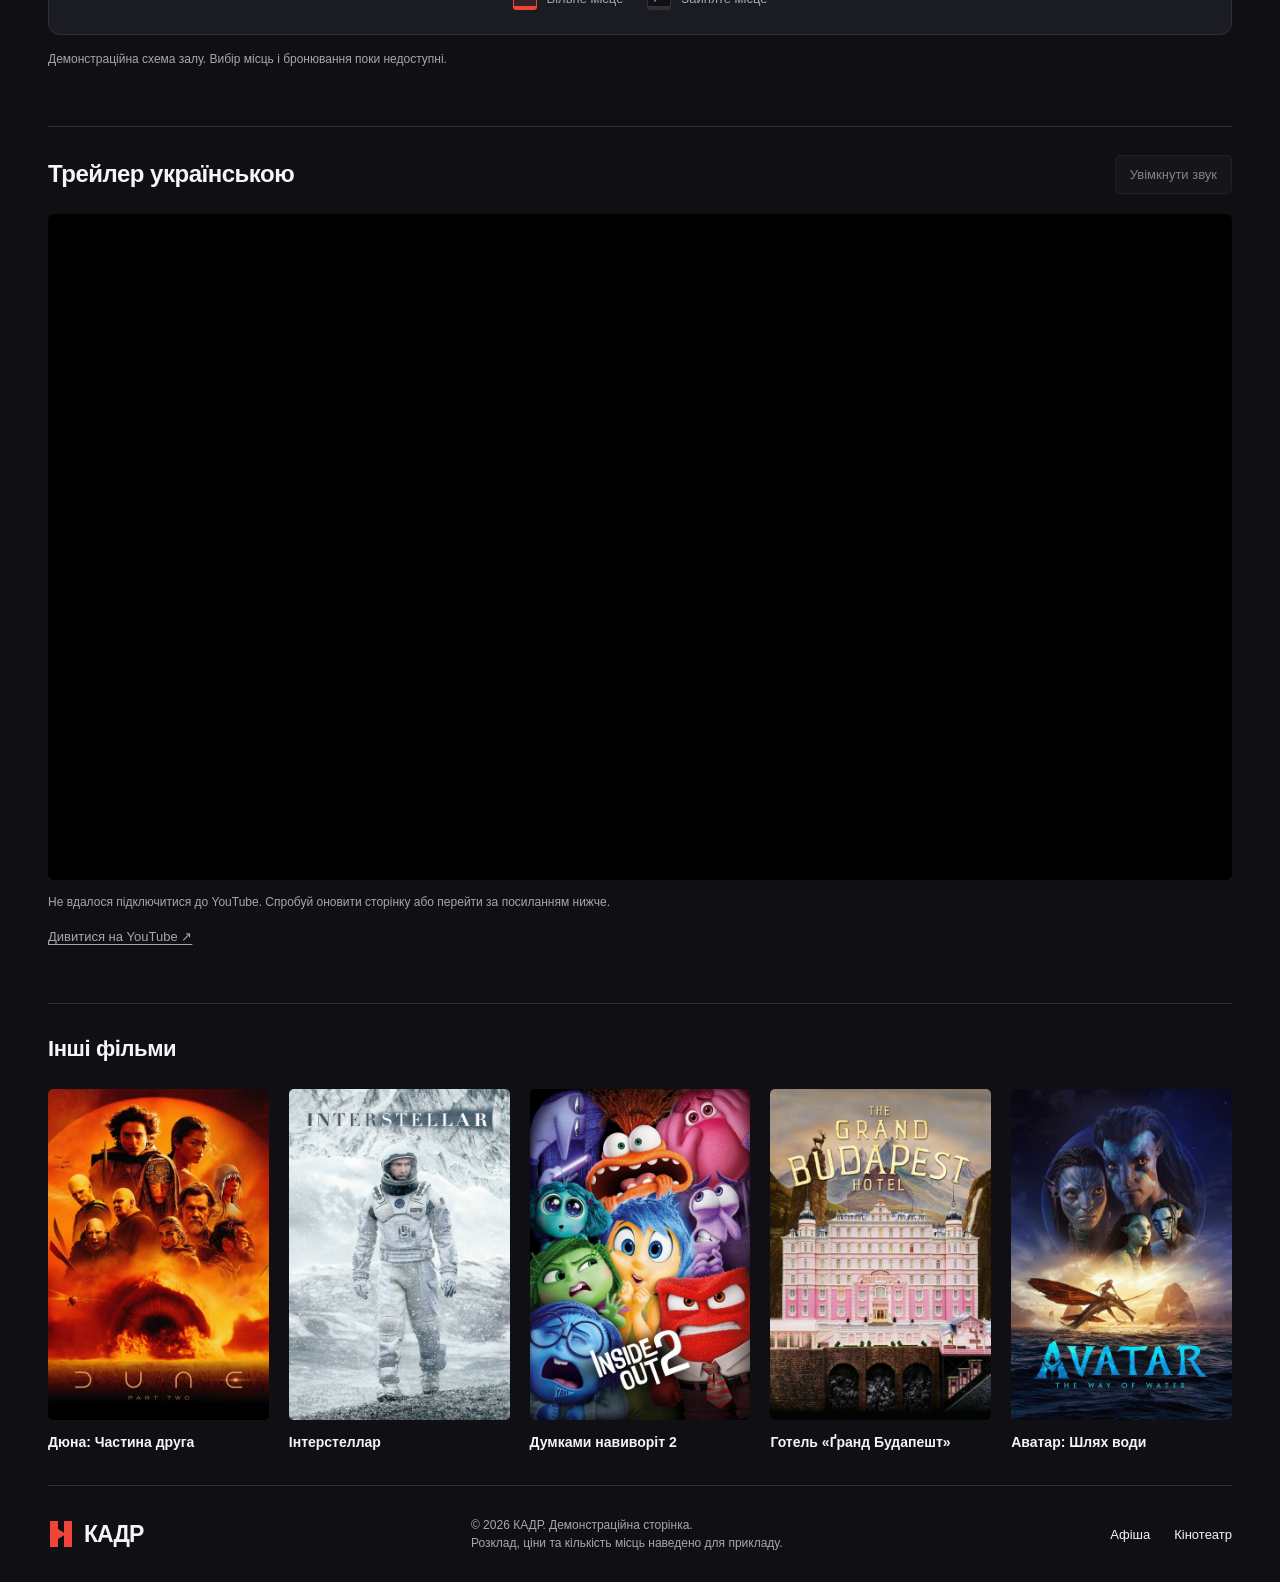
<file: pages/movies/batman.html>
<!DOCTYPE html>
<html lang="uk">
  <head>
    <meta charset="UTF-8" />
    <meta name="viewport" content="width=device-width, initial-scale=1.0" />
    <meta name="theme-color" content="#101014" />
    <meta
      name="description"
      content="Бетмен розслідує серію загадкових злочинів у Ґотемі. Пошук відповідей відкриває таємниці міста й змушує його переосмислити власну роль у боротьбі за справедливість."
    />
    <title>Бетмен — КАДР</title>
    <link rel="preconnect" href="https://www.youtube.com" />
    <link rel="stylesheet" href="../../assets/css/style.css" />
    <link rel="stylesheet" href="../../assets/css/movie.css" />
    <script src="../../assets/js/theme.js"></script>
    <script src="../../assets/js/components/layout.js" defer></script>
    <script src="../../assets/js/common.js" defer></script>
    <script src="../../assets/js/movie.js" defer></script>
  </head>
  <body>
    <div data-site-header></div>
    <main class="shell movie-page">
      <nav class="breadcrumbs" aria-label="Навігаційний шлях">
        <a href="../../index.html">Головна</a><span aria-hidden="true">/</span
        ><a href="../../index.html#movies">Афіша</a
        ><span aria-hidden="true">/</span
        ><span aria-current="page">Бетмен</span>
      </nav>
      <article class="movie-detail" aria-labelledby="movie-title">
        <div class="poster poster-batman">
          <img
            src="../../assets/images/batman-poster.jpg"
            alt="Постер фільму Бетмен"
            fetchpriority="high"
          />
        </div>

        <div class="movie-description">
          <p class="eyebrow">У прокаті · Український дубляж</p>
          <h1 id="movie-title">Бетмен</h1>
          <p class="genre">Бойовик, детектив <span>176 хв</span></p>
          <section class="movie-synopsis" aria-labelledby="synopsis-title">
            <h2 id="synopsis-title">Про фільм</h2>
            <p>
              Бетмен розслідує серію загадкових злочинів у Ґотемі. Пошук
              відповідей відкриває таємниці міста й змушує його переосмислити
              власну роль у боротьбі за справедливість.
            </p>
          </section>
          <section class="movie-schedule" aria-labelledby="session-title">
            <h2 id="session-title">Розклад сеансів</h2>
            <p class="demo-note">
              Приклад розкладу. Ціни та кількість місць наведено для
              демонстрації.
            </p>
            <div class="session">
              <div>
                <span class="session-label">СЕАНС</span><time>20:45</time>
              </div>
              <div>
                <span class="session-label">ВІЛЬНО</span
                ><span class="few-seats">8 місць</span>
              </div>
              <div>
                <span class="session-label">КВИТОК</span
                ><strong>200 <small>₴</small></strong>
              </div>
            </div>
          </section>
          <a class="button-secondary trailer-link" href="#trailer-title"
            ><span class="play-icon" aria-hidden="true">▶</span> Дивитися
            трейлер</a
          >
          <a class="back-link" href="../../index.html#movies"
            >← До всіх фільмів</a
          >
        </div>
      </article>
      <section class="cinema-hall" id="cinema-hall" aria-labelledby="hall-title">
        <div class="hall-heading">
          <div>
            <p class="eyebrow">Схема кінозалу</p>
            <h2 id="hall-title">Твоє місце в кіно</h2>
          </div>
          <div class="hall-session">
            <span>Сеанс <strong><time>20:45</time></strong></span>
            <span>Вільних місць: <strong>8</strong></span>
            <span>Квиток: <strong>200 ₴</strong></span>
          </div>
        </div>
        <div class="hall-plan">
          <div class="hall-screen">ЕКРАН</div>
          <div class="hall-rows" role="group" aria-label="8 рядів по 10 місць, прохід посередині">
            <div class="hall-row" role="group" aria-label="Ряд 1">
              <span class="hall-row-number" aria-hidden="true">1</span>
              <span class="hall-seat hall-seat--occupied" aria-label="Ряд 1, місце 1: зайняте">1</span>
              <span class="hall-seat hall-seat--occupied" aria-label="Ряд 1, місце 2: зайняте">2</span>
              <span class="hall-seat" aria-label="Ряд 1, місце 3: вільне">3</span>
              <span class="hall-seat hall-seat--occupied" aria-label="Ряд 1, місце 4: зайняте">4</span>
              <span class="hall-seat" aria-label="Ряд 1, місце 5: вільне">5</span>
              <span class="hall-aisle" aria-hidden="true"></span>
              <span class="hall-seat hall-seat--occupied" aria-label="Ряд 1, місце 6: зайняте">6</span>
              <span class="hall-seat hall-seat--occupied" aria-label="Ряд 1, місце 7: зайняте">7</span>
              <span class="hall-seat hall-seat--occupied" aria-label="Ряд 1, місце 8: зайняте">8</span>
              <span class="hall-seat hall-seat--occupied" aria-label="Ряд 1, місце 9: зайняте">9</span>
              <span class="hall-seat hall-seat--occupied" aria-label="Ряд 1, місце 10: зайняте">10</span>
              <span class="hall-row-number" aria-hidden="true">1</span>
            </div>
            <div class="hall-row" role="group" aria-label="Ряд 2">
              <span class="hall-row-number" aria-hidden="true">2</span>
              <span class="hall-seat hall-seat--occupied" aria-label="Ряд 2, місце 1: зайняте">1</span>
              <span class="hall-seat hall-seat--occupied" aria-label="Ряд 2, місце 2: зайняте">2</span>
              <span class="hall-seat hall-seat--occupied" aria-label="Ряд 2, місце 3: зайняте">3</span>
              <span class="hall-seat hall-seat--occupied" aria-label="Ряд 2, місце 4: зайняте">4</span>
              <span class="hall-seat hall-seat--occupied" aria-label="Ряд 2, місце 5: зайняте">5</span>
              <span class="hall-aisle" aria-hidden="true"></span>
              <span class="hall-seat hall-seat--occupied" aria-label="Ряд 2, місце 6: зайняте">6</span>
              <span class="hall-seat hall-seat--occupied" aria-label="Ряд 2, місце 7: зайняте">7</span>
              <span class="hall-seat" aria-label="Ряд 2, місце 8: вільне">8</span>
              <span class="hall-seat hall-seat--occupied" aria-label="Ряд 2, місце 9: зайняте">9</span>
              <span class="hall-seat hall-seat--occupied" aria-label="Ряд 2, місце 10: зайняте">10</span>
              <span class="hall-row-number" aria-hidden="true">2</span>
            </div>
            <div class="hall-row" role="group" aria-label="Ряд 3">
              <span class="hall-row-number" aria-hidden="true">3</span>
              <span class="hall-seat hall-seat--occupied" aria-label="Ряд 3, місце 1: зайняте">1</span>
              <span class="hall-seat hall-seat--occupied" aria-label="Ряд 3, місце 2: зайняте">2</span>
              <span class="hall-seat hall-seat--occupied" aria-label="Ряд 3, місце 3: зайняте">3</span>
              <span class="hall-seat hall-seat--occupied" aria-label="Ряд 3, місце 4: зайняте">4</span>
              <span class="hall-seat hall-seat--occupied" aria-label="Ряд 3, місце 5: зайняте">5</span>
              <span class="hall-aisle" aria-hidden="true"></span>
              <span class="hall-seat hall-seat--occupied" aria-label="Ряд 3, місце 6: зайняте">6</span>
              <span class="hall-seat hall-seat--occupied" aria-label="Ряд 3, місце 7: зайняте">7</span>
              <span class="hall-seat hall-seat--occupied" aria-label="Ряд 3, місце 8: зайняте">8</span>
              <span class="hall-seat hall-seat--occupied" aria-label="Ряд 3, місце 9: зайняте">9</span>
              <span class="hall-seat hall-seat--occupied" aria-label="Ряд 3, місце 10: зайняте">10</span>
              <span class="hall-row-number" aria-hidden="true">3</span>
            </div>
            <div class="hall-row" role="group" aria-label="Ряд 4">
              <span class="hall-row-number" aria-hidden="true">4</span>
              <span class="hall-seat" aria-label="Ряд 4, місце 1: вільне">1</span>
              <span class="hall-seat hall-seat--occupied" aria-label="Ряд 4, місце 2: зайняте">2</span>
              <span class="hall-seat hall-seat--occupied" aria-label="Ряд 4, місце 3: зайняте">3</span>
              <span class="hall-seat hall-seat--occupied" aria-label="Ряд 4, місце 4: зайняте">4</span>
              <span class="hall-seat hall-seat--occupied" aria-label="Ряд 4, місце 5: зайняте">5</span>
              <span class="hall-aisle" aria-hidden="true"></span>
              <span class="hall-seat hall-seat--occupied" aria-label="Ряд 4, місце 6: зайняте">6</span>
              <span class="hall-seat hall-seat--occupied" aria-label="Ряд 4, місце 7: зайняте">7</span>
              <span class="hall-seat hall-seat--occupied" aria-label="Ряд 4, місце 8: зайняте">8</span>
              <span class="hall-seat hall-seat--occupied" aria-label="Ряд 4, місце 9: зайняте">9</span>
              <span class="hall-seat hall-seat--occupied" aria-label="Ряд 4, місце 10: зайняте">10</span>
              <span class="hall-row-number" aria-hidden="true">4</span>
            </div>
            <div class="hall-row" role="group" aria-label="Ряд 5">
              <span class="hall-row-number" aria-hidden="true">5</span>
              <span class="hall-seat hall-seat--occupied" aria-label="Ряд 5, місце 1: зайняте">1</span>
              <span class="hall-seat hall-seat--occupied" aria-label="Ряд 5, місце 2: зайняте">2</span>
              <span class="hall-seat hall-seat--occupied" aria-label="Ряд 5, місце 3: зайняте">3</span>
              <span class="hall-seat" aria-label="Ряд 5, місце 4: вільне">4</span>
              <span class="hall-seat hall-seat--occupied" aria-label="Ряд 5, місце 5: зайняте">5</span>
              <span class="hall-aisle" aria-hidden="true"></span>
              <span class="hall-seat hall-seat--occupied" aria-label="Ряд 5, місце 6: зайняте">6</span>
              <span class="hall-seat hall-seat--occupied" aria-label="Ряд 5, місце 7: зайняте">7</span>
              <span class="hall-seat hall-seat--occupied" aria-label="Ряд 5, місце 8: зайняте">8</span>
              <span class="hall-seat hall-seat--occupied" aria-label="Ряд 5, місце 9: зайняте">9</span>
              <span class="hall-seat hall-seat--occupied" aria-label="Ряд 5, місце 10: зайняте">10</span>
              <span class="hall-row-number" aria-hidden="true">5</span>
            </div>
            <div class="hall-row" role="group" aria-label="Ряд 6">
              <span class="hall-row-number" aria-hidden="true">6</span>
              <span class="hall-seat hall-seat--occupied" aria-label="Ряд 6, місце 1: зайняте">1</span>
              <span class="hall-seat hall-seat--occupied" aria-label="Ряд 6, місце 2: зайняте">2</span>
              <span class="hall-seat hall-seat--occupied" aria-label="Ряд 6, місце 3: зайняте">3</span>
              <span class="hall-seat hall-seat--occupied" aria-label="Ряд 6, місце 4: зайняте">4</span>
              <span class="hall-seat hall-seat--occupied" aria-label="Ряд 6, місце 5: зайняте">5</span>
              <span class="hall-aisle" aria-hidden="true"></span>
              <span class="hall-seat hall-seat--occupied" aria-label="Ряд 6, місце 6: зайняте">6</span>
              <span class="hall-seat" aria-label="Ряд 6, місце 7: вільне">7</span>
              <span class="hall-seat hall-seat--occupied" aria-label="Ряд 6, місце 8: зайняте">8</span>
              <span class="hall-seat hall-seat--occupied" aria-label="Ряд 6, місце 9: зайняте">9</span>
              <span class="hall-seat hall-seat--occupied" aria-label="Ряд 6, місце 10: зайняте">10</span>
              <span class="hall-row-number" aria-hidden="true">6</span>
            </div>
            <div class="hall-row" role="group" aria-label="Ряд 7">
              <span class="hall-row-number" aria-hidden="true">7</span>
              <span class="hall-seat hall-seat--occupied" aria-label="Ряд 7, місце 1: зайняте">1</span>
              <span class="hall-seat hall-seat--occupied" aria-label="Ряд 7, місце 2: зайняте">2</span>
              <span class="hall-seat hall-seat--occupied" aria-label="Ряд 7, місце 3: зайняте">3</span>
              <span class="hall-seat hall-seat--occupied" aria-label="Ряд 7, місце 4: зайняте">4</span>
              <span class="hall-seat hall-seat--occupied" aria-label="Ряд 7, місце 5: зайняте">5</span>
              <span class="hall-aisle" aria-hidden="true"></span>
              <span class="hall-seat hall-seat--occupied" aria-label="Ряд 7, місце 6: зайняте">6</span>
              <span class="hall-seat hall-seat--occupied" aria-label="Ряд 7, місце 7: зайняте">7</span>
              <span class="hall-seat hall-seat--occupied" aria-label="Ряд 7, місце 8: зайняте">8</span>
              <span class="hall-seat hall-seat--occupied" aria-label="Ряд 7, місце 9: зайняте">9</span>
              <span class="hall-seat" aria-label="Ряд 7, місце 10: вільне">10</span>
              <span class="hall-row-number" aria-hidden="true">7</span>
            </div>
            <div class="hall-row" role="group" aria-label="Ряд 8">
              <span class="hall-row-number" aria-hidden="true">8</span>
              <span class="hall-seat hall-seat--occupied" aria-label="Ряд 8, місце 1: зайняте">1</span>
              <span class="hall-seat" aria-label="Ряд 8, місце 2: вільне">2</span>
              <span class="hall-seat hall-seat--occupied" aria-label="Ряд 8, місце 3: зайняте">3</span>
              <span class="hall-seat hall-seat--occupied" aria-label="Ряд 8, місце 4: зайняте">4</span>
              <span class="hall-seat hall-seat--occupied" aria-label="Ряд 8, місце 5: зайняте">5</span>
              <span class="hall-aisle" aria-hidden="true"></span>
              <span class="hall-seat hall-seat--occupied" aria-label="Ряд 8, місце 6: зайняте">6</span>
              <span class="hall-seat hall-seat--occupied" aria-label="Ряд 8, місце 7: зайняте">7</span>
              <span class="hall-seat hall-seat--occupied" aria-label="Ряд 8, місце 8: зайняте">8</span>
              <span class="hall-seat hall-seat--occupied" aria-label="Ряд 8, місце 9: зайняте">9</span>
              <span class="hall-seat hall-seat--occupied" aria-label="Ряд 8, місце 10: зайняте">10</span>
              <span class="hall-row-number" aria-hidden="true">8</span>
            </div>
          </div>
          <div class="hall-exits" aria-label="Виходи з обох боків залу">
            <span>← ВИХІД</span><span>ВИХІД →</span>
          </div>
          <ul class="hall-legend" aria-label="Позначення місць">
            <li><span class="hall-seat" aria-hidden="true"></span>Вільне місце</li>
            <li><span class="hall-seat hall-seat--occupied" aria-hidden="true"></span>Зайняте місце</li>
          </ul>
        </div>
        <p class="hall-note">Демонстраційна схема залу. Вибір місць і бронювання поки недоступні.</p>
      </section>
      <section
        class="movie-trailer"
        aria-labelledby="trailer-title"
        data-video-id="zC6-H-EcEmU"
      >
        <div class="trailer-heading">
          <h2 id="trailer-title">Трейлер українською</h2>
          <button
            class="trailer-sound"
            type="button"
            disabled
            aria-pressed="false"
          >
            Увімкнути звук
          </button>
        </div>
        <div class="trailer-frame">
          <div id="trailer-player"></div>
        </div>
        <p class="trailer-status" role="status">
          Трейлер відтворюється без звуку. Натисни кнопку «Увімкнути звук» над
          відео.
        </p>
        <a
          class="trailer-external"
          href="https://www.youtube.com/watch?v=zC6-H-EcEmU"
          target="_blank"
          rel="noopener noreferrer"
          >Дивитися на YouTube ↗</a
        >
      </section>
      <section class="related-movies" aria-labelledby="related-title">
        <h2 id="related-title">Інші фільми</h2>
        <div class="related-links">
          <a href="dune.html"
            ><img
              src="../../assets/images/dune-poster.jpg"
              alt=""
              loading="lazy"
            /><span>Дюна: Частина друга</span></a
          >
          <a href="interstellar.html"
            ><img
              src="../../assets/images/interstellar-poster.jpg"
              alt=""
              loading="lazy"
            /><span>Інтерстеллар</span></a
          >
          <a href="inside-out.html"
            ><img
              src="../../assets/images/inside-out-poster.jpg"
              alt=""
              loading="lazy"
            /><span>Думками навиворіт 2</span></a
          >
          <a href="grand-hotel.html"
            ><img
              src="../../assets/images/grand-hotel-poster.jpg"
              alt=""
              loading="lazy"
            /><span>Готель «Ґранд Будапешт»</span></a
          >
          <a href="avatar.html"
            ><img
              src="../../assets/images/avatar-poster.jpg"
              alt=""
              loading="lazy"
            /><span>Аватар: Шлях води</span></a
          >
        </div>
      </section>
    </main>
    <div data-site-footer></div>
  </body>
</html>
</file>
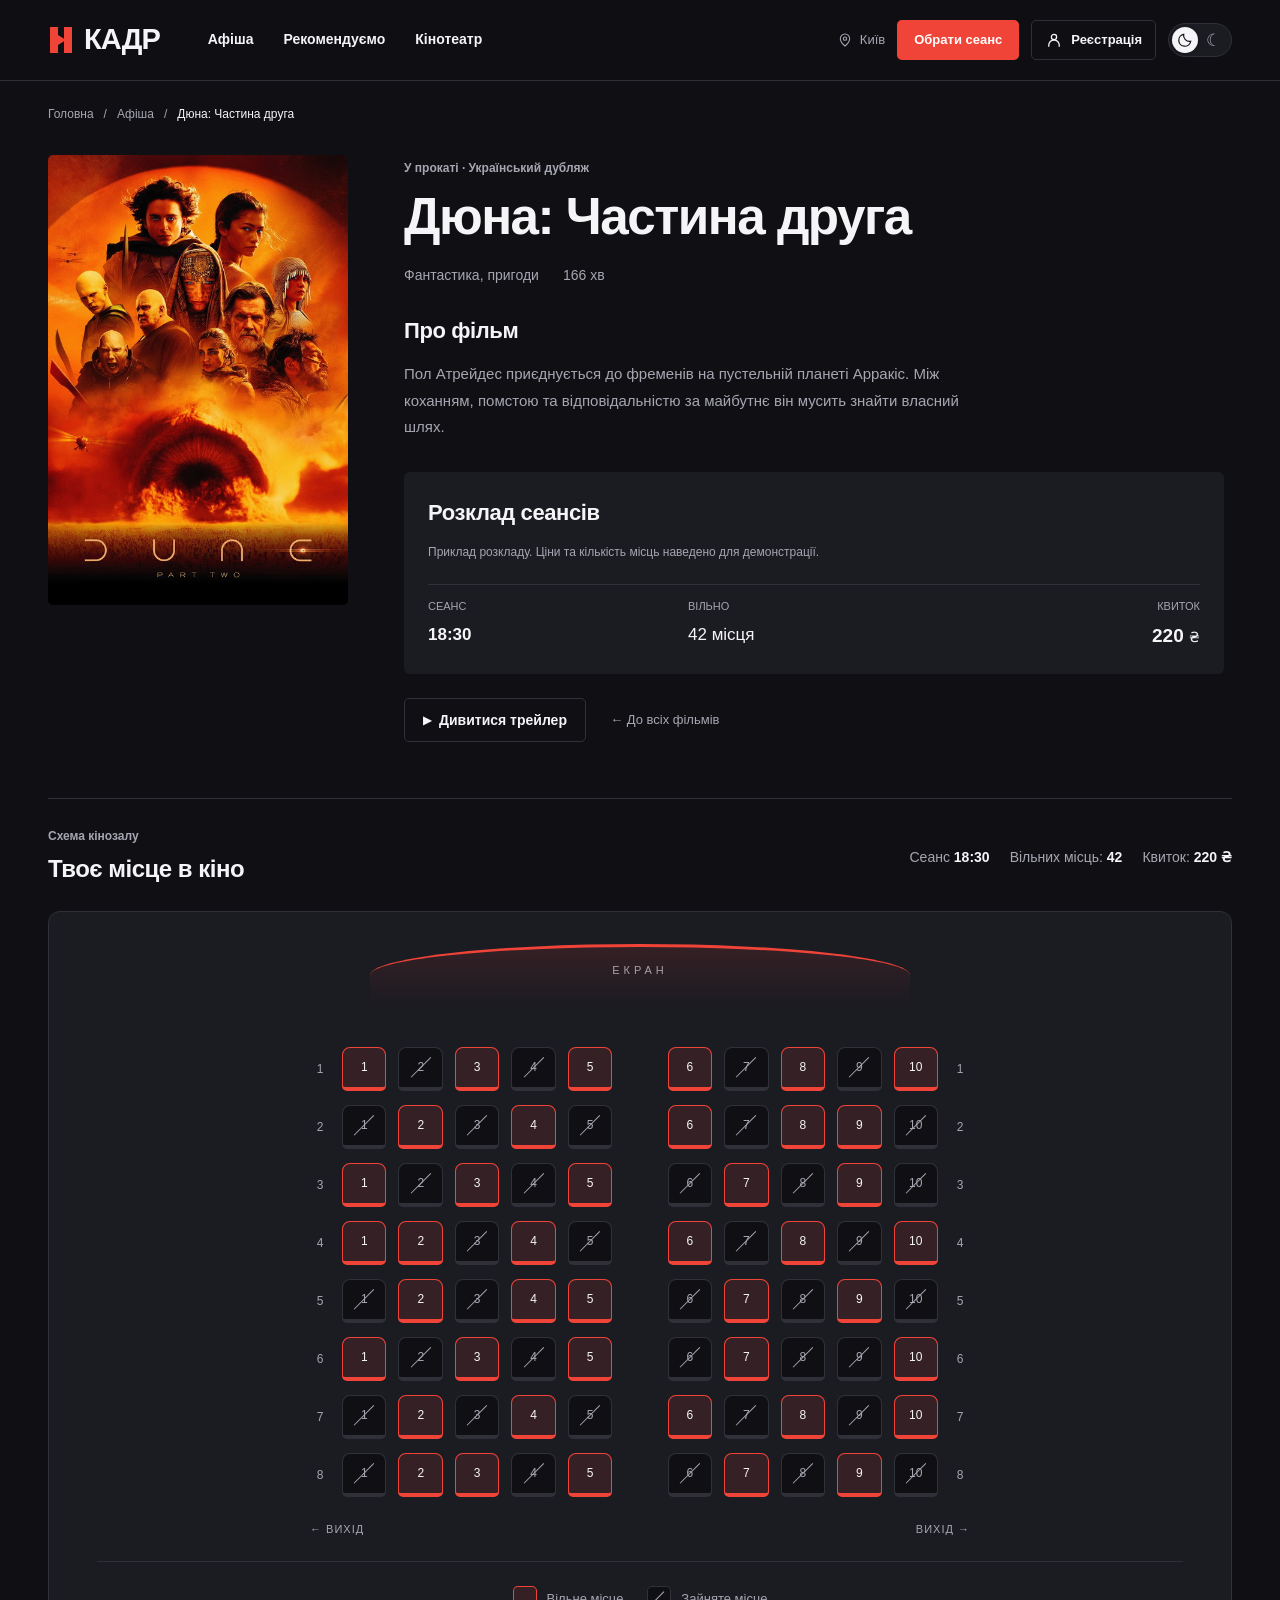
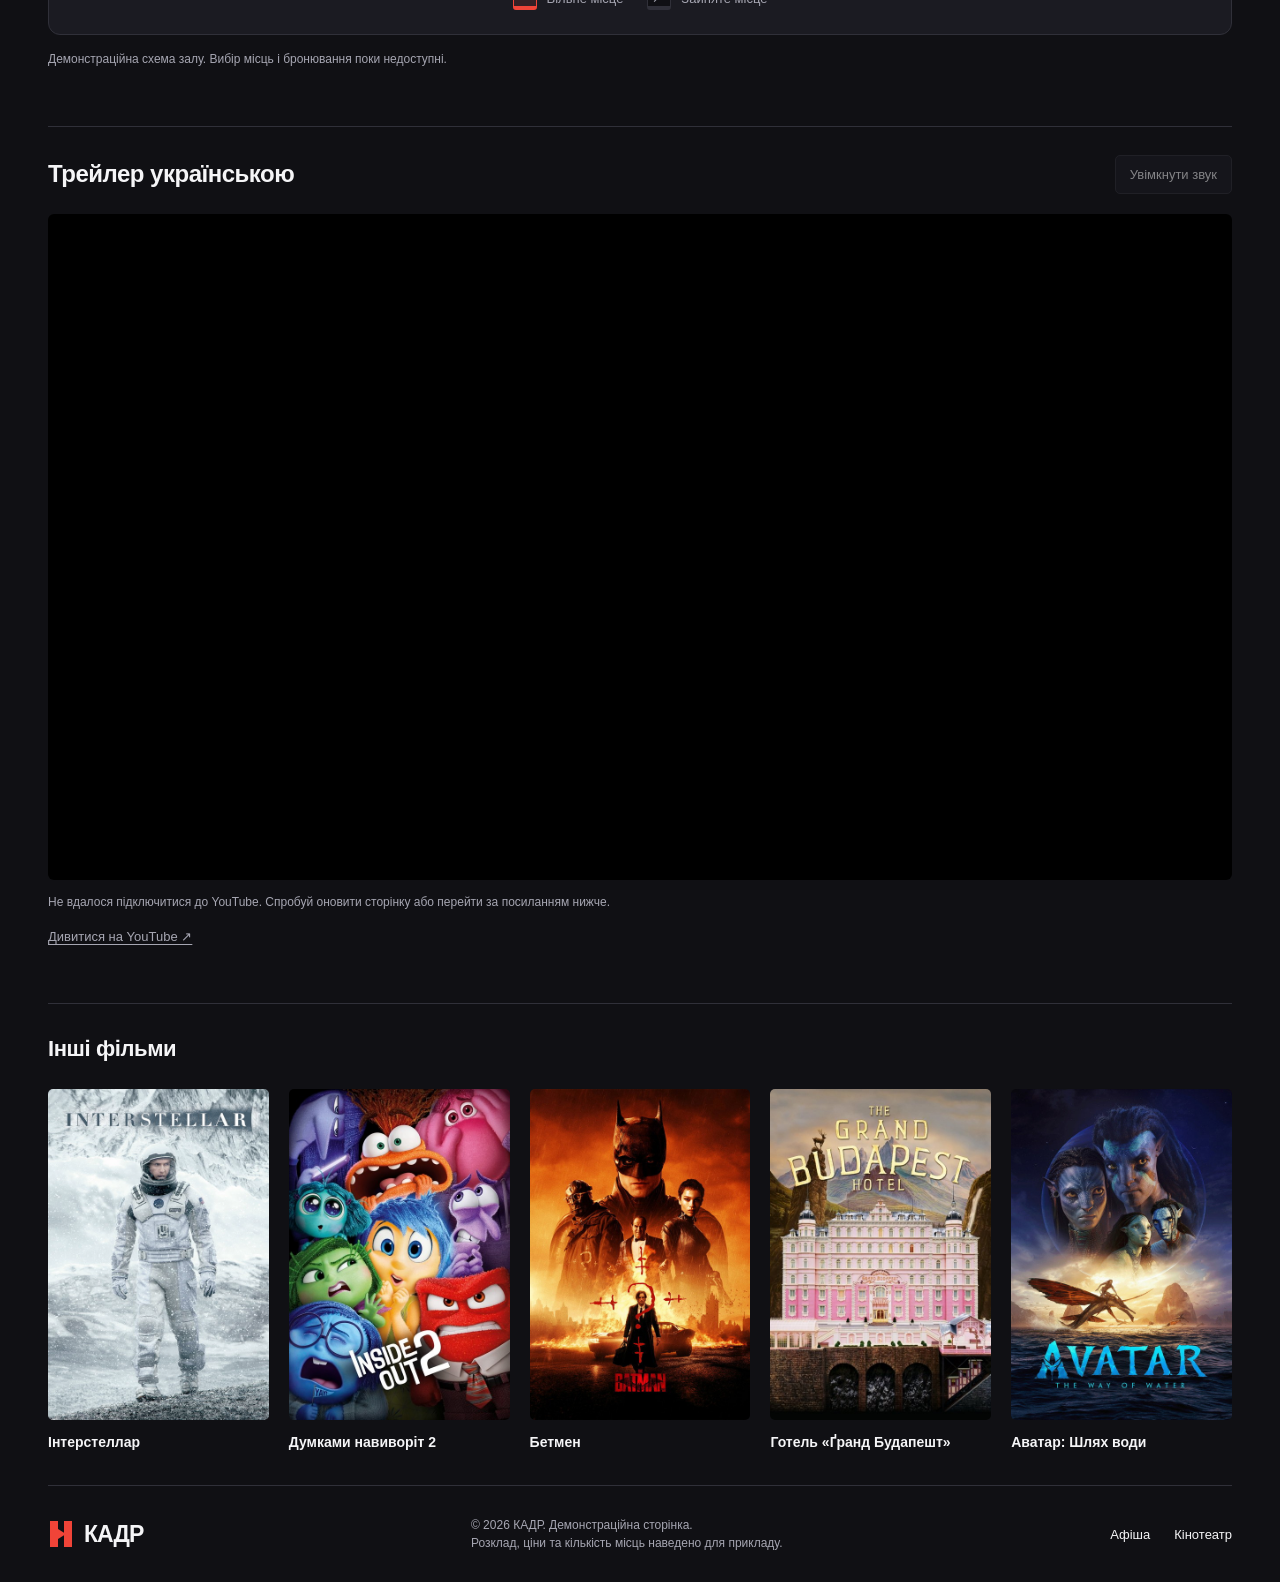
<file: pages/movies/dune.html>
<!DOCTYPE html>
<html lang="uk">
  <head>
    <meta charset="UTF-8" />
    <meta name="viewport" content="width=device-width, initial-scale=1.0" />
    <meta name="theme-color" content="#101014" />
    <meta
      name="description"
      content="Пол Атрейдес приєднується до фременів на пустельній планеті Арракіс. Між коханням, помстою та відповідальністю за майбутнє він мусить знайти власний шлях."
    />
    <title>Дюна: Частина друга — КАДР</title>
    <link rel="preconnect" href="https://www.youtube.com" />
    <link rel="stylesheet" href="../../assets/css/style.css" />
    <link rel="stylesheet" href="../../assets/css/movie.css" />
    <script src="../../assets/js/theme.js"></script>
    <script src="../../assets/js/components/layout.js" defer></script>
    <script src="../../assets/js/common.js" defer></script>
    <script src="../../assets/js/movie.js" defer></script>
  </head>
  <body>
    <div data-site-header></div>
    <main class="shell movie-page">
      <nav class="breadcrumbs" aria-label="Навігаційний шлях">
        <a href="../../index.html">Головна</a><span aria-hidden="true">/</span
        ><a href="../../index.html#movies">Афіша</a
        ><span aria-hidden="true">/</span
        ><span aria-current="page">Дюна: Частина друга</span>
      </nav>
      <article class="movie-detail" aria-labelledby="movie-title">
        <div class="poster poster-dune">
          <img
            src="../../assets/images/dune-poster.jpg"
            alt="Постер фільму Дюна: Частина друга"
            fetchpriority="high"
          />
        </div>

        <div class="movie-description">
          <p class="eyebrow">У прокаті · Український дубляж</p>
          <h1 id="movie-title">Дюна: Частина друга</h1>
          <p class="genre">Фантастика, пригоди <span>166 хв</span></p>
          <section class="movie-synopsis" aria-labelledby="synopsis-title">
            <h2 id="synopsis-title">Про фільм</h2>
            <p>
              Пол Атрейдес приєднується до фременів на пустельній планеті
              Арракіс. Між коханням, помстою та відповідальністю за майбутнє він
              мусить знайти власний шлях.
            </p>
          </section>
          <section class="movie-schedule" aria-labelledby="session-title">
            <h2 id="session-title">Розклад сеансів</h2>
            <p class="demo-note">
              Приклад розкладу. Ціни та кількість місць наведено для
              демонстрації.
            </p>
            <div class="session">
              <div>
                <span class="session-label">СЕАНС</span><time>18:30</time>
              </div>
              <div>
                <span class="session-label">ВІЛЬНО</span><span>42 місця</span>
              </div>
              <div>
                <span class="session-label">КВИТОК</span
                ><strong>220 <small>₴</small></strong>
              </div>
            </div>
          </section>
          <a class="button-secondary trailer-link" href="#trailer-title"
            ><span class="play-icon" aria-hidden="true">▶</span> Дивитися
            трейлер</a
          >
          <a class="back-link" href="../../index.html#movies"
            >← До всіх фільмів</a
          >
        </div>
      </article>
      <section class="cinema-hall" id="cinema-hall" aria-labelledby="hall-title">
        <div class="hall-heading">
          <div>
            <p class="eyebrow">Схема кінозалу</p>
            <h2 id="hall-title">Твоє місце в кіно</h2>
          </div>
          <div class="hall-session">
            <span>Сеанс <strong><time>18:30</time></strong></span>
            <span>Вільних місць: <strong>42</strong></span>
            <span>Квиток: <strong>220 ₴</strong></span>
          </div>
        </div>
        <div class="hall-plan">
          <div class="hall-screen">ЕКРАН</div>
          <div class="hall-rows" role="group" aria-label="8 рядів по 10 місць, прохід посередині">
            <div class="hall-row" role="group" aria-label="Ряд 1">
              <span class="hall-row-number" aria-hidden="true">1</span>
              <span class="hall-seat" aria-label="Ряд 1, місце 1: вільне">1</span>
              <span class="hall-seat hall-seat--occupied" aria-label="Ряд 1, місце 2: зайняте">2</span>
              <span class="hall-seat" aria-label="Ряд 1, місце 3: вільне">3</span>
              <span class="hall-seat hall-seat--occupied" aria-label="Ряд 1, місце 4: зайняте">4</span>
              <span class="hall-seat" aria-label="Ряд 1, місце 5: вільне">5</span>
              <span class="hall-aisle" aria-hidden="true"></span>
              <span class="hall-seat" aria-label="Ряд 1, місце 6: вільне">6</span>
              <span class="hall-seat hall-seat--occupied" aria-label="Ряд 1, місце 7: зайняте">7</span>
              <span class="hall-seat" aria-label="Ряд 1, місце 8: вільне">8</span>
              <span class="hall-seat hall-seat--occupied" aria-label="Ряд 1, місце 9: зайняте">9</span>
              <span class="hall-seat" aria-label="Ряд 1, місце 10: вільне">10</span>
              <span class="hall-row-number" aria-hidden="true">1</span>
            </div>
            <div class="hall-row" role="group" aria-label="Ряд 2">
              <span class="hall-row-number" aria-hidden="true">2</span>
              <span class="hall-seat hall-seat--occupied" aria-label="Ряд 2, місце 1: зайняте">1</span>
              <span class="hall-seat" aria-label="Ряд 2, місце 2: вільне">2</span>
              <span class="hall-seat hall-seat--occupied" aria-label="Ряд 2, місце 3: зайняте">3</span>
              <span class="hall-seat" aria-label="Ряд 2, місце 4: вільне">4</span>
              <span class="hall-seat hall-seat--occupied" aria-label="Ряд 2, місце 5: зайняте">5</span>
              <span class="hall-aisle" aria-hidden="true"></span>
              <span class="hall-seat" aria-label="Ряд 2, місце 6: вільне">6</span>
              <span class="hall-seat hall-seat--occupied" aria-label="Ряд 2, місце 7: зайняте">7</span>
              <span class="hall-seat" aria-label="Ряд 2, місце 8: вільне">8</span>
              <span class="hall-seat" aria-label="Ряд 2, місце 9: вільне">9</span>
              <span class="hall-seat hall-seat--occupied" aria-label="Ряд 2, місце 10: зайняте">10</span>
              <span class="hall-row-number" aria-hidden="true">2</span>
            </div>
            <div class="hall-row" role="group" aria-label="Ряд 3">
              <span class="hall-row-number" aria-hidden="true">3</span>
              <span class="hall-seat" aria-label="Ряд 3, місце 1: вільне">1</span>
              <span class="hall-seat hall-seat--occupied" aria-label="Ряд 3, місце 2: зайняте">2</span>
              <span class="hall-seat" aria-label="Ряд 3, місце 3: вільне">3</span>
              <span class="hall-seat hall-seat--occupied" aria-label="Ряд 3, місце 4: зайняте">4</span>
              <span class="hall-seat" aria-label="Ряд 3, місце 5: вільне">5</span>
              <span class="hall-aisle" aria-hidden="true"></span>
              <span class="hall-seat hall-seat--occupied" aria-label="Ряд 3, місце 6: зайняте">6</span>
              <span class="hall-seat" aria-label="Ряд 3, місце 7: вільне">7</span>
              <span class="hall-seat hall-seat--occupied" aria-label="Ряд 3, місце 8: зайняте">8</span>
              <span class="hall-seat" aria-label="Ряд 3, місце 9: вільне">9</span>
              <span class="hall-seat hall-seat--occupied" aria-label="Ряд 3, місце 10: зайняте">10</span>
              <span class="hall-row-number" aria-hidden="true">3</span>
            </div>
            <div class="hall-row" role="group" aria-label="Ряд 4">
              <span class="hall-row-number" aria-hidden="true">4</span>
              <span class="hall-seat" aria-label="Ряд 4, місце 1: вільне">1</span>
              <span class="hall-seat" aria-label="Ряд 4, місце 2: вільне">2</span>
              <span class="hall-seat hall-seat--occupied" aria-label="Ряд 4, місце 3: зайняте">3</span>
              <span class="hall-seat" aria-label="Ряд 4, місце 4: вільне">4</span>
              <span class="hall-seat hall-seat--occupied" aria-label="Ряд 4, місце 5: зайняте">5</span>
              <span class="hall-aisle" aria-hidden="true"></span>
              <span class="hall-seat" aria-label="Ряд 4, місце 6: вільне">6</span>
              <span class="hall-seat hall-seat--occupied" aria-label="Ряд 4, місце 7: зайняте">7</span>
              <span class="hall-seat" aria-label="Ряд 4, місце 8: вільне">8</span>
              <span class="hall-seat hall-seat--occupied" aria-label="Ряд 4, місце 9: зайняте">9</span>
              <span class="hall-seat" aria-label="Ряд 4, місце 10: вільне">10</span>
              <span class="hall-row-number" aria-hidden="true">4</span>
            </div>
            <div class="hall-row" role="group" aria-label="Ряд 5">
              <span class="hall-row-number" aria-hidden="true">5</span>
              <span class="hall-seat hall-seat--occupied" aria-label="Ряд 5, місце 1: зайняте">1</span>
              <span class="hall-seat" aria-label="Ряд 5, місце 2: вільне">2</span>
              <span class="hall-seat hall-seat--occupied" aria-label="Ряд 5, місце 3: зайняте">3</span>
              <span class="hall-seat" aria-label="Ряд 5, місце 4: вільне">4</span>
              <span class="hall-seat" aria-label="Ряд 5, місце 5: вільне">5</span>
              <span class="hall-aisle" aria-hidden="true"></span>
              <span class="hall-seat hall-seat--occupied" aria-label="Ряд 5, місце 6: зайняте">6</span>
              <span class="hall-seat" aria-label="Ряд 5, місце 7: вільне">7</span>
              <span class="hall-seat hall-seat--occupied" aria-label="Ряд 5, місце 8: зайняте">8</span>
              <span class="hall-seat" aria-label="Ряд 5, місце 9: вільне">9</span>
              <span class="hall-seat hall-seat--occupied" aria-label="Ряд 5, місце 10: зайняте">10</span>
              <span class="hall-row-number" aria-hidden="true">5</span>
            </div>
            <div class="hall-row" role="group" aria-label="Ряд 6">
              <span class="hall-row-number" aria-hidden="true">6</span>
              <span class="hall-seat" aria-label="Ряд 6, місце 1: вільне">1</span>
              <span class="hall-seat hall-seat--occupied" aria-label="Ряд 6, місце 2: зайняте">2</span>
              <span class="hall-seat" aria-label="Ряд 6, місце 3: вільне">3</span>
              <span class="hall-seat hall-seat--occupied" aria-label="Ряд 6, місце 4: зайняте">4</span>
              <span class="hall-seat" aria-label="Ряд 6, місце 5: вільне">5</span>
              <span class="hall-aisle" aria-hidden="true"></span>
              <span class="hall-seat hall-seat--occupied" aria-label="Ряд 6, місце 6: зайняте">6</span>
              <span class="hall-seat" aria-label="Ряд 6, місце 7: вільне">7</span>
              <span class="hall-seat hall-seat--occupied" aria-label="Ряд 6, місце 8: зайняте">8</span>
              <span class="hall-seat hall-seat--occupied" aria-label="Ряд 6, місце 9: зайняте">9</span>
              <span class="hall-seat" aria-label="Ряд 6, місце 10: вільне">10</span>
              <span class="hall-row-number" aria-hidden="true">6</span>
            </div>
            <div class="hall-row" role="group" aria-label="Ряд 7">
              <span class="hall-row-number" aria-hidden="true">7</span>
              <span class="hall-seat hall-seat--occupied" aria-label="Ряд 7, місце 1: зайняте">1</span>
              <span class="hall-seat" aria-label="Ряд 7, місце 2: вільне">2</span>
              <span class="hall-seat hall-seat--occupied" aria-label="Ряд 7, місце 3: зайняте">3</span>
              <span class="hall-seat" aria-label="Ряд 7, місце 4: вільне">4</span>
              <span class="hall-seat hall-seat--occupied" aria-label="Ряд 7, місце 5: зайняте">5</span>
              <span class="hall-aisle" aria-hidden="true"></span>
              <span class="hall-seat" aria-label="Ряд 7, місце 6: вільне">6</span>
              <span class="hall-seat hall-seat--occupied" aria-label="Ряд 7, місце 7: зайняте">7</span>
              <span class="hall-seat" aria-label="Ряд 7, місце 8: вільне">8</span>
              <span class="hall-seat hall-seat--occupied" aria-label="Ряд 7, місце 9: зайняте">9</span>
              <span class="hall-seat" aria-label="Ряд 7, місце 10: вільне">10</span>
              <span class="hall-row-number" aria-hidden="true">7</span>
            </div>
            <div class="hall-row" role="group" aria-label="Ряд 8">
              <span class="hall-row-number" aria-hidden="true">8</span>
              <span class="hall-seat hall-seat--occupied" aria-label="Ряд 8, місце 1: зайняте">1</span>
              <span class="hall-seat" aria-label="Ряд 8, місце 2: вільне">2</span>
              <span class="hall-seat" aria-label="Ряд 8, місце 3: вільне">3</span>
              <span class="hall-seat hall-seat--occupied" aria-label="Ряд 8, місце 4: зайняте">4</span>
              <span class="hall-seat" aria-label="Ряд 8, місце 5: вільне">5</span>
              <span class="hall-aisle" aria-hidden="true"></span>
              <span class="hall-seat hall-seat--occupied" aria-label="Ряд 8, місце 6: зайняте">6</span>
              <span class="hall-seat" aria-label="Ряд 8, місце 7: вільне">7</span>
              <span class="hall-seat hall-seat--occupied" aria-label="Ряд 8, місце 8: зайняте">8</span>
              <span class="hall-seat" aria-label="Ряд 8, місце 9: вільне">9</span>
              <span class="hall-seat hall-seat--occupied" aria-label="Ряд 8, місце 10: зайняте">10</span>
              <span class="hall-row-number" aria-hidden="true">8</span>
            </div>
          </div>
          <div class="hall-exits" aria-label="Виходи з обох боків залу">
            <span>← ВИХІД</span><span>ВИХІД →</span>
          </div>
          <ul class="hall-legend" aria-label="Позначення місць">
            <li><span class="hall-seat" aria-hidden="true"></span>Вільне місце</li>
            <li><span class="hall-seat hall-seat--occupied" aria-hidden="true"></span>Зайняте місце</li>
          </ul>
        </div>
        <p class="hall-note">Демонстраційна схема залу. Вибір місць і бронювання поки недоступні.</p>
      </section>
      <section
        class="movie-trailer"
        aria-labelledby="trailer-title"
        data-video-id="ygtS6q3EL7Y"
      >
        <div class="trailer-heading">
          <h2 id="trailer-title">Трейлер українською</h2>
          <button
            class="trailer-sound"
            type="button"
            disabled
            aria-pressed="false"
          >
            Увімкнути звук
          </button>
        </div>
        <div class="trailer-frame">
          <div id="trailer-player"></div>
        </div>
        <p class="trailer-status" role="status">
          Трейлер відтворюється без звуку. Натисни кнопку «Увімкнути звук» над
          відео.
        </p>
        <a
          class="trailer-external"
          href="https://www.youtube.com/watch?v=ygtS6q3EL7Y"
          target="_blank"
          rel="noopener noreferrer"
          >Дивитися на YouTube ↗</a
        >
      </section>
      <section class="related-movies" aria-labelledby="related-title">
        <h2 id="related-title">Інші фільми</h2>
        <div class="related-links">
          <a href="interstellar.html"
            ><img
              src="../../assets/images/interstellar-poster.jpg"
              alt=""
              loading="lazy"
            /><span>Інтерстеллар</span></a
          >
          <a href="inside-out.html"
            ><img
              src="../../assets/images/inside-out-poster.jpg"
              alt=""
              loading="lazy"
            /><span>Думками навиворіт 2</span></a
          >
          <a href="batman.html"
            ><img
              src="../../assets/images/batman-poster.jpg"
              alt=""
              loading="lazy"
            /><span>Бетмен</span></a
          >
          <a href="grand-hotel.html"
            ><img
              src="../../assets/images/grand-hotel-poster.jpg"
              alt=""
              loading="lazy"
            /><span>Готель «Ґранд Будапешт»</span></a
          >
          <a href="avatar.html"
            ><img
              src="../../assets/images/avatar-poster.jpg"
              alt=""
              loading="lazy"
            /><span>Аватар: Шлях води</span></a
          >
        </div>
      </section>
    </main>
    <div data-site-footer></div>
  </body>
</html>
</file>
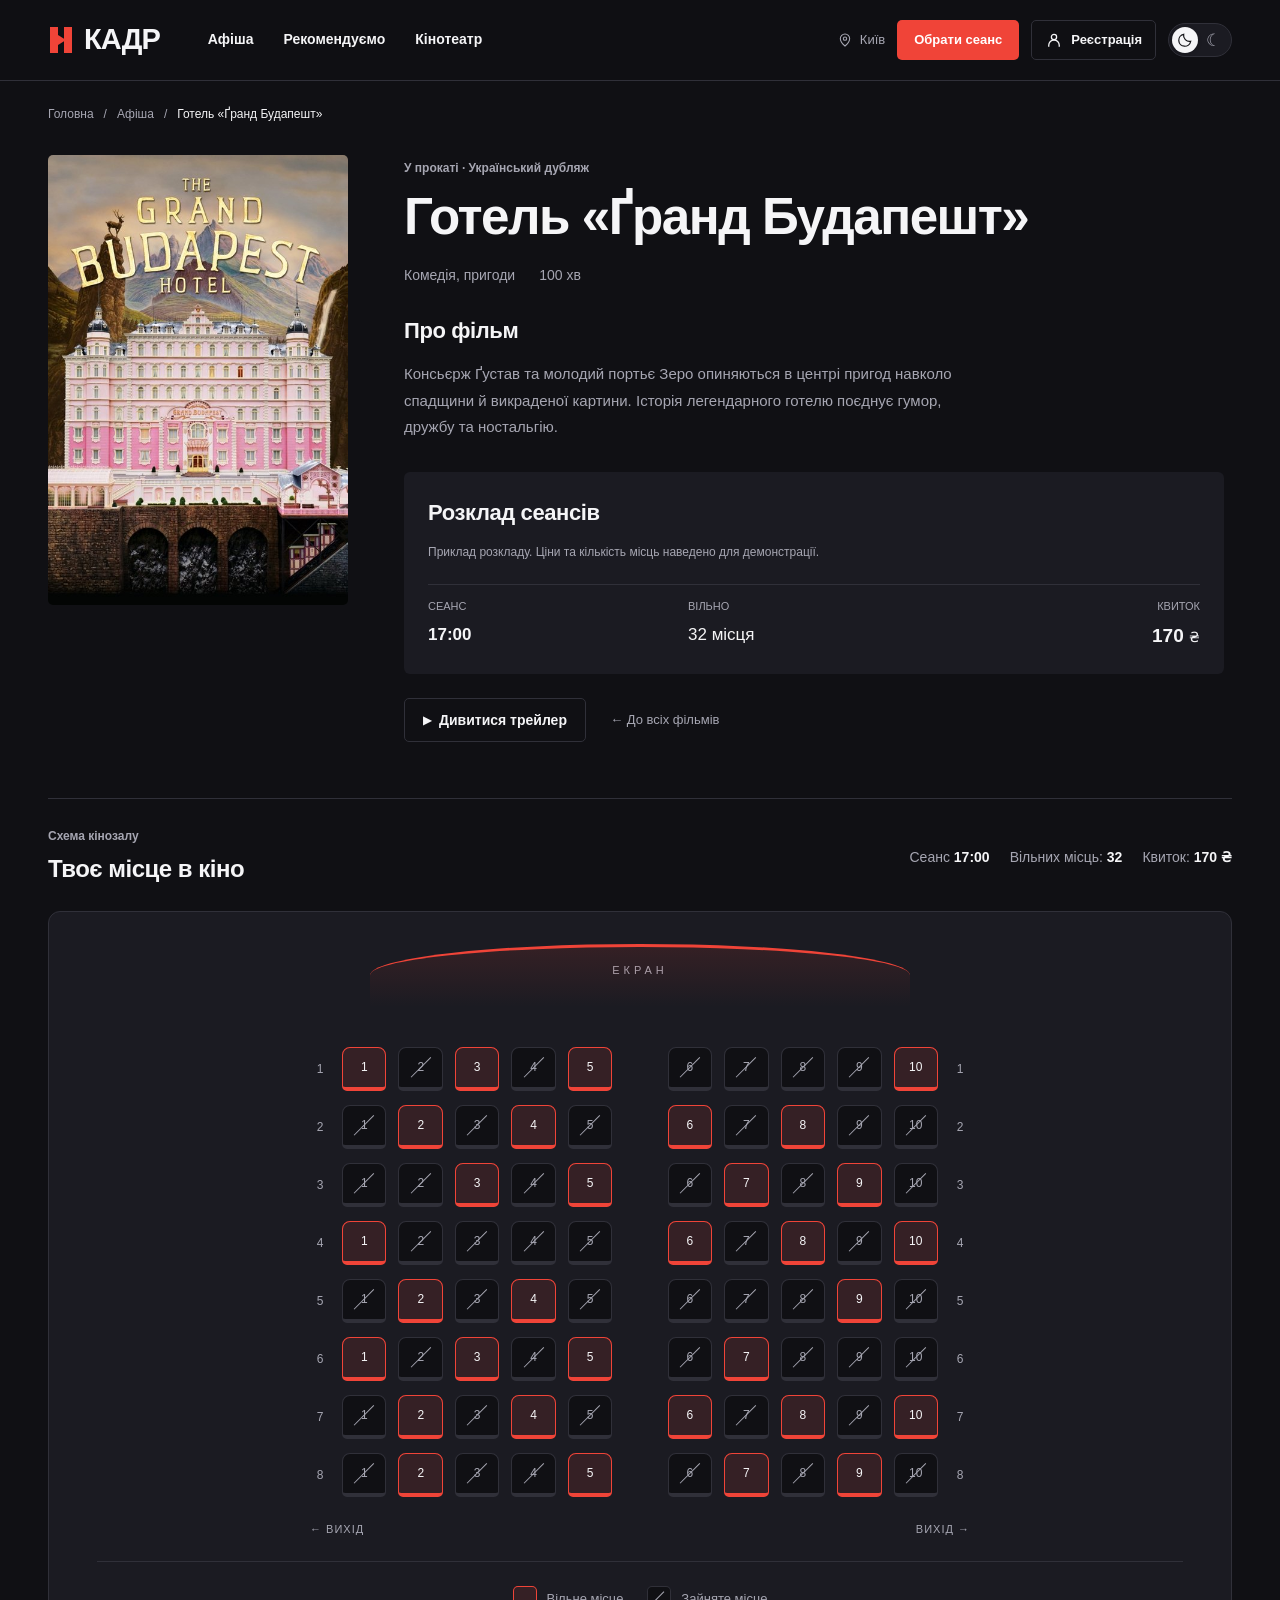
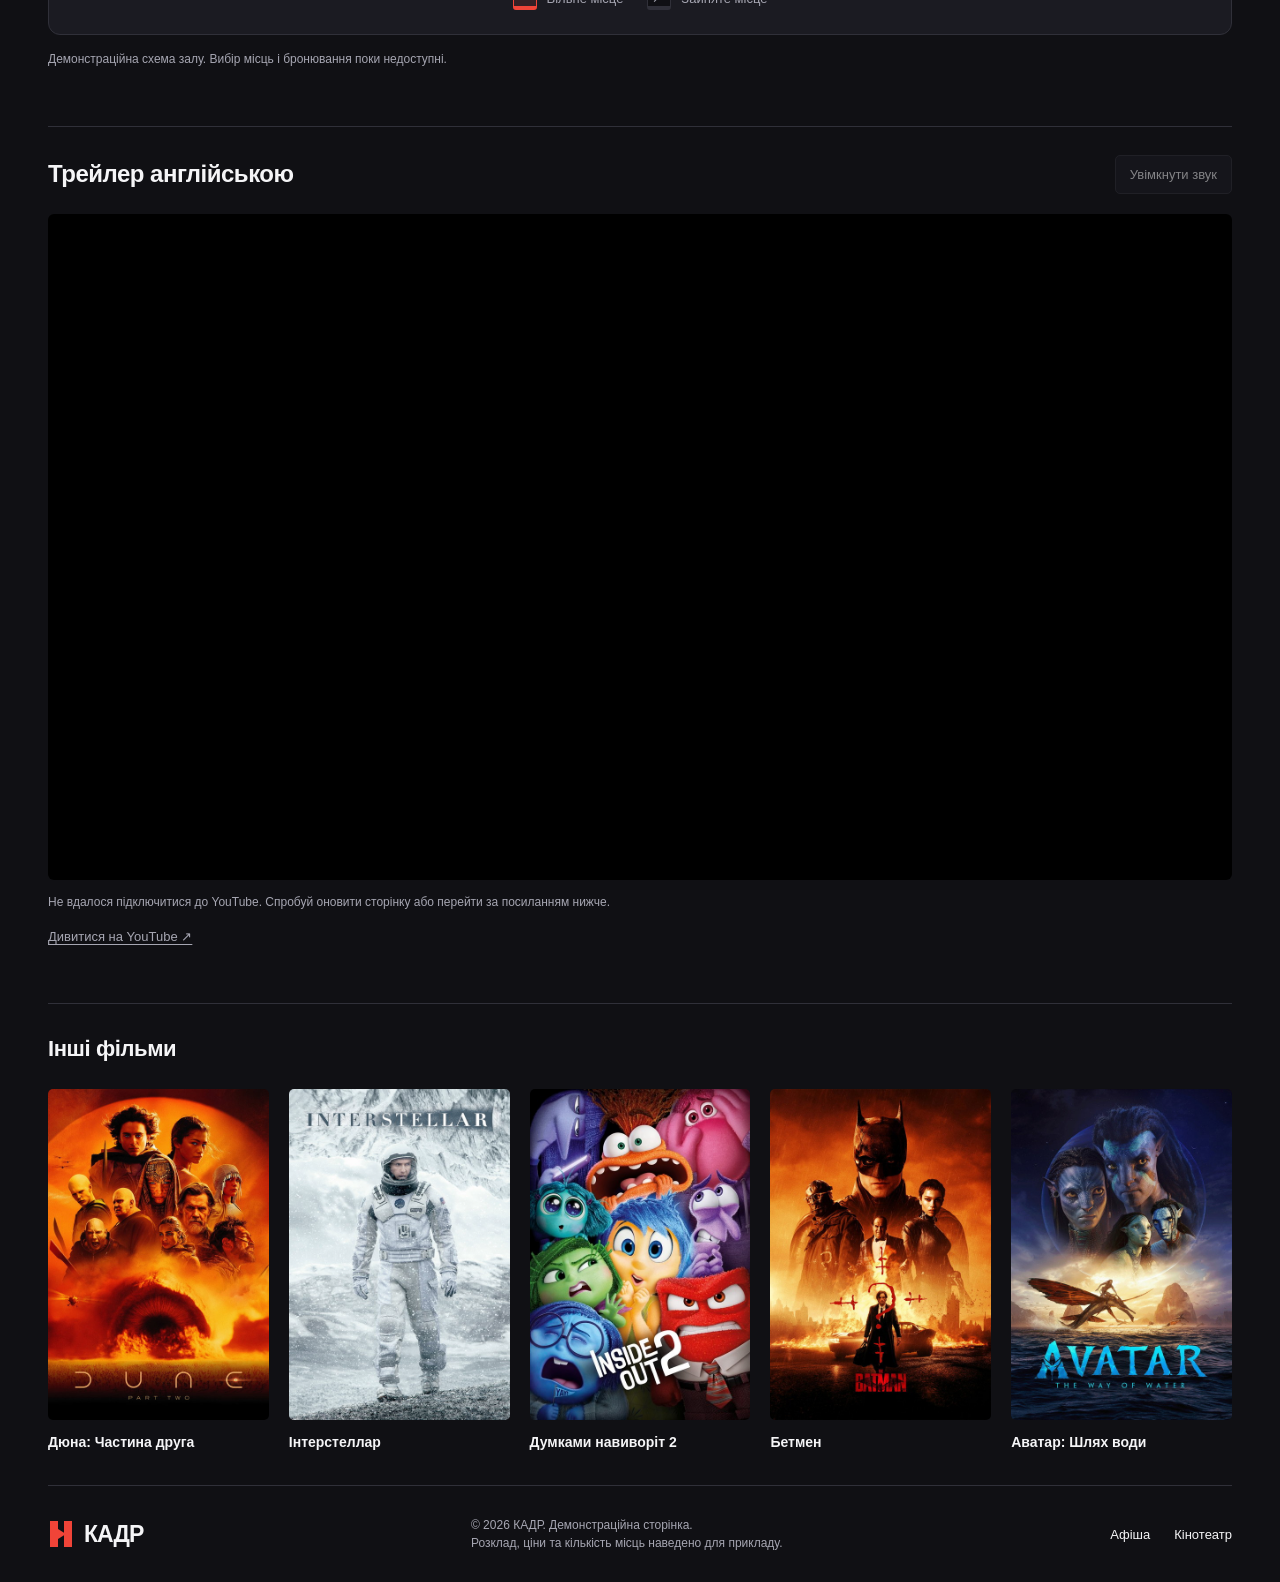
<file: pages/movies/grand-hotel.html>
<!DOCTYPE html>
<html lang="uk">
  <head>
    <meta charset="UTF-8" />
    <meta name="viewport" content="width=device-width, initial-scale=1.0" />
    <meta name="theme-color" content="#101014" />
    <meta
      name="description"
      content="Консьєрж Ґустав та молодий портьє Зеро опиняються в центрі пригод навколо спадщини й викраденої картини. Історія легендарного готелю поєднує гумор, дружбу та ностальгію."
    />
    <title>Готель «Ґранд Будапешт» — КАДР</title>
    <link rel="preconnect" href="https://www.youtube.com" />
    <link rel="stylesheet" href="../../assets/css/style.css" />
    <link rel="stylesheet" href="../../assets/css/movie.css" />
    <script src="../../assets/js/theme.js"></script>
    <script src="../../assets/js/components/layout.js" defer></script>
    <script src="../../assets/js/common.js" defer></script>
    <script src="../../assets/js/movie.js" defer></script>
  </head>
  <body>
    <div data-site-header></div>
    <main class="shell movie-page">
      <nav class="breadcrumbs" aria-label="Навігаційний шлях">
        <a href="../../index.html">Головна</a><span aria-hidden="true">/</span
        ><a href="../../index.html#movies">Афіша</a
        ><span aria-hidden="true">/</span
        ><span aria-current="page">Готель «Ґранд Будапешт»</span>
      </nav>
      <article class="movie-detail" aria-labelledby="movie-title">
        <div class="poster poster-grand">
          <img
            src="../../assets/images/grand-hotel-poster.jpg"
            alt="Постер фільму Готель Ґранд Будапешт"
            fetchpriority="high"
          />
        </div>

        <div class="movie-description">
          <p class="eyebrow">У прокаті · Український дубляж</p>
          <h1 id="movie-title">Готель «Ґранд Будапешт»</h1>
          <p class="genre">Комедія, пригоди <span>100 хв</span></p>
          <section class="movie-synopsis" aria-labelledby="synopsis-title">
            <h2 id="synopsis-title">Про фільм</h2>
            <p>
              Консьєрж Ґустав та молодий портьє Зеро опиняються в центрі пригод
              навколо спадщини й викраденої картини. Історія легендарного готелю
              поєднує гумор, дружбу та ностальгію.
            </p>
          </section>
          <section class="movie-schedule" aria-labelledby="session-title">
            <h2 id="session-title">Розклад сеансів</h2>
            <p class="demo-note">
              Приклад розкладу. Ціни та кількість місць наведено для
              демонстрації.
            </p>
            <div class="session">
              <div>
                <span class="session-label">СЕАНС</span><time>17:00</time>
              </div>
              <div>
                <span class="session-label">ВІЛЬНО</span><span>32 місця</span>
              </div>
              <div>
                <span class="session-label">КВИТОК</span
                ><strong>170 <small>₴</small></strong>
              </div>
            </div>
          </section>
          <a class="button-secondary trailer-link" href="#trailer-title"
            ><span class="play-icon" aria-hidden="true">▶</span> Дивитися
            трейлер</a
          >
          <a class="back-link" href="../../index.html#movies"
            >← До всіх фільмів</a
          >
        </div>
      </article>
      <section class="cinema-hall" id="cinema-hall" aria-labelledby="hall-title">
        <div class="hall-heading">
          <div>
            <p class="eyebrow">Схема кінозалу</p>
            <h2 id="hall-title">Твоє місце в кіно</h2>
          </div>
          <div class="hall-session">
            <span>Сеанс <strong><time>17:00</time></strong></span>
            <span>Вільних місць: <strong>32</strong></span>
            <span>Квиток: <strong>170 ₴</strong></span>
          </div>
        </div>
        <div class="hall-plan">
          <div class="hall-screen">ЕКРАН</div>
          <div class="hall-rows" role="group" aria-label="8 рядів по 10 місць, прохід посередині">
            <div class="hall-row" role="group" aria-label="Ряд 1">
              <span class="hall-row-number" aria-hidden="true">1</span>
              <span class="hall-seat" aria-label="Ряд 1, місце 1: вільне">1</span>
              <span class="hall-seat hall-seat--occupied" aria-label="Ряд 1, місце 2: зайняте">2</span>
              <span class="hall-seat" aria-label="Ряд 1, місце 3: вільне">3</span>
              <span class="hall-seat hall-seat--occupied" aria-label="Ряд 1, місце 4: зайняте">4</span>
              <span class="hall-seat" aria-label="Ряд 1, місце 5: вільне">5</span>
              <span class="hall-aisle" aria-hidden="true"></span>
              <span class="hall-seat hall-seat--occupied" aria-label="Ряд 1, місце 6: зайняте">6</span>
              <span class="hall-seat hall-seat--occupied" aria-label="Ряд 1, місце 7: зайняте">7</span>
              <span class="hall-seat hall-seat--occupied" aria-label="Ряд 1, місце 8: зайняте">8</span>
              <span class="hall-seat hall-seat--occupied" aria-label="Ряд 1, місце 9: зайняте">9</span>
              <span class="hall-seat" aria-label="Ряд 1, місце 10: вільне">10</span>
              <span class="hall-row-number" aria-hidden="true">1</span>
            </div>
            <div class="hall-row" role="group" aria-label="Ряд 2">
              <span class="hall-row-number" aria-hidden="true">2</span>
              <span class="hall-seat hall-seat--occupied" aria-label="Ряд 2, місце 1: зайняте">1</span>
              <span class="hall-seat" aria-label="Ряд 2, місце 2: вільне">2</span>
              <span class="hall-seat hall-seat--occupied" aria-label="Ряд 2, місце 3: зайняте">3</span>
              <span class="hall-seat" aria-label="Ряд 2, місце 4: вільне">4</span>
              <span class="hall-seat hall-seat--occupied" aria-label="Ряд 2, місце 5: зайняте">5</span>
              <span class="hall-aisle" aria-hidden="true"></span>
              <span class="hall-seat" aria-label="Ряд 2, місце 6: вільне">6</span>
              <span class="hall-seat hall-seat--occupied" aria-label="Ряд 2, місце 7: зайняте">7</span>
              <span class="hall-seat" aria-label="Ряд 2, місце 8: вільне">8</span>
              <span class="hall-seat hall-seat--occupied" aria-label="Ряд 2, місце 9: зайняте">9</span>
              <span class="hall-seat hall-seat--occupied" aria-label="Ряд 2, місце 10: зайняте">10</span>
              <span class="hall-row-number" aria-hidden="true">2</span>
            </div>
            <div class="hall-row" role="group" aria-label="Ряд 3">
              <span class="hall-row-number" aria-hidden="true">3</span>
              <span class="hall-seat hall-seat--occupied" aria-label="Ряд 3, місце 1: зайняте">1</span>
              <span class="hall-seat hall-seat--occupied" aria-label="Ряд 3, місце 2: зайняте">2</span>
              <span class="hall-seat" aria-label="Ряд 3, місце 3: вільне">3</span>
              <span class="hall-seat hall-seat--occupied" aria-label="Ряд 3, місце 4: зайняте">4</span>
              <span class="hall-seat" aria-label="Ряд 3, місце 5: вільне">5</span>
              <span class="hall-aisle" aria-hidden="true"></span>
              <span class="hall-seat hall-seat--occupied" aria-label="Ряд 3, місце 6: зайняте">6</span>
              <span class="hall-seat" aria-label="Ряд 3, місце 7: вільне">7</span>
              <span class="hall-seat hall-seat--occupied" aria-label="Ряд 3, місце 8: зайняте">8</span>
              <span class="hall-seat" aria-label="Ряд 3, місце 9: вільне">9</span>
              <span class="hall-seat hall-seat--occupied" aria-label="Ряд 3, місце 10: зайняте">10</span>
              <span class="hall-row-number" aria-hidden="true">3</span>
            </div>
            <div class="hall-row" role="group" aria-label="Ряд 4">
              <span class="hall-row-number" aria-hidden="true">4</span>
              <span class="hall-seat" aria-label="Ряд 4, місце 1: вільне">1</span>
              <span class="hall-seat hall-seat--occupied" aria-label="Ряд 4, місце 2: зайняте">2</span>
              <span class="hall-seat hall-seat--occupied" aria-label="Ряд 4, місце 3: зайняте">3</span>
              <span class="hall-seat hall-seat--occupied" aria-label="Ряд 4, місце 4: зайняте">4</span>
              <span class="hall-seat hall-seat--occupied" aria-label="Ряд 4, місце 5: зайняте">5</span>
              <span class="hall-aisle" aria-hidden="true"></span>
              <span class="hall-seat" aria-label="Ряд 4, місце 6: вільне">6</span>
              <span class="hall-seat hall-seat--occupied" aria-label="Ряд 4, місце 7: зайняте">7</span>
              <span class="hall-seat" aria-label="Ряд 4, місце 8: вільне">8</span>
              <span class="hall-seat hall-seat--occupied" aria-label="Ряд 4, місце 9: зайняте">9</span>
              <span class="hall-seat" aria-label="Ряд 4, місце 10: вільне">10</span>
              <span class="hall-row-number" aria-hidden="true">4</span>
            </div>
            <div class="hall-row" role="group" aria-label="Ряд 5">
              <span class="hall-row-number" aria-hidden="true">5</span>
              <span class="hall-seat hall-seat--occupied" aria-label="Ряд 5, місце 1: зайняте">1</span>
              <span class="hall-seat" aria-label="Ряд 5, місце 2: вільне">2</span>
              <span class="hall-seat hall-seat--occupied" aria-label="Ряд 5, місце 3: зайняте">3</span>
              <span class="hall-seat" aria-label="Ряд 5, місце 4: вільне">4</span>
              <span class="hall-seat hall-seat--occupied" aria-label="Ряд 5, місце 5: зайняте">5</span>
              <span class="hall-aisle" aria-hidden="true"></span>
              <span class="hall-seat hall-seat--occupied" aria-label="Ряд 5, місце 6: зайняте">6</span>
              <span class="hall-seat hall-seat--occupied" aria-label="Ряд 5, місце 7: зайняте">7</span>
              <span class="hall-seat hall-seat--occupied" aria-label="Ряд 5, місце 8: зайняте">8</span>
              <span class="hall-seat" aria-label="Ряд 5, місце 9: вільне">9</span>
              <span class="hall-seat hall-seat--occupied" aria-label="Ряд 5, місце 10: зайняте">10</span>
              <span class="hall-row-number" aria-hidden="true">5</span>
            </div>
            <div class="hall-row" role="group" aria-label="Ряд 6">
              <span class="hall-row-number" aria-hidden="true">6</span>
              <span class="hall-seat" aria-label="Ряд 6, місце 1: вільне">1</span>
              <span class="hall-seat hall-seat--occupied" aria-label="Ряд 6, місце 2: зайняте">2</span>
              <span class="hall-seat" aria-label="Ряд 6, місце 3: вільне">3</span>
              <span class="hall-seat hall-seat--occupied" aria-label="Ряд 6, місце 4: зайняте">4</span>
              <span class="hall-seat" aria-label="Ряд 6, місце 5: вільне">5</span>
              <span class="hall-aisle" aria-hidden="true"></span>
              <span class="hall-seat hall-seat--occupied" aria-label="Ряд 6, місце 6: зайняте">6</span>
              <span class="hall-seat" aria-label="Ряд 6, місце 7: вільне">7</span>
              <span class="hall-seat hall-seat--occupied" aria-label="Ряд 6, місце 8: зайняте">8</span>
              <span class="hall-seat hall-seat--occupied" aria-label="Ряд 6, місце 9: зайняте">9</span>
              <span class="hall-seat hall-seat--occupied" aria-label="Ряд 6, місце 10: зайняте">10</span>
              <span class="hall-row-number" aria-hidden="true">6</span>
            </div>
            <div class="hall-row" role="group" aria-label="Ряд 7">
              <span class="hall-row-number" aria-hidden="true">7</span>
              <span class="hall-seat hall-seat--occupied" aria-label="Ряд 7, місце 1: зайняте">1</span>
              <span class="hall-seat" aria-label="Ряд 7, місце 2: вільне">2</span>
              <span class="hall-seat hall-seat--occupied" aria-label="Ряд 7, місце 3: зайняте">3</span>
              <span class="hall-seat" aria-label="Ряд 7, місце 4: вільне">4</span>
              <span class="hall-seat hall-seat--occupied" aria-label="Ряд 7, місце 5: зайняте">5</span>
              <span class="hall-aisle" aria-hidden="true"></span>
              <span class="hall-seat" aria-label="Ряд 7, місце 6: вільне">6</span>
              <span class="hall-seat hall-seat--occupied" aria-label="Ряд 7, місце 7: зайняте">7</span>
              <span class="hall-seat" aria-label="Ряд 7, місце 8: вільне">8</span>
              <span class="hall-seat hall-seat--occupied" aria-label="Ряд 7, місце 9: зайняте">9</span>
              <span class="hall-seat" aria-label="Ряд 7, місце 10: вільне">10</span>
              <span class="hall-row-number" aria-hidden="true">7</span>
            </div>
            <div class="hall-row" role="group" aria-label="Ряд 8">
              <span class="hall-row-number" aria-hidden="true">8</span>
              <span class="hall-seat hall-seat--occupied" aria-label="Ряд 8, місце 1: зайняте">1</span>
              <span class="hall-seat" aria-label="Ряд 8, місце 2: вільне">2</span>
              <span class="hall-seat hall-seat--occupied" aria-label="Ряд 8, місце 3: зайняте">3</span>
              <span class="hall-seat hall-seat--occupied" aria-label="Ряд 8, місце 4: зайняте">4</span>
              <span class="hall-seat" aria-label="Ряд 8, місце 5: вільне">5</span>
              <span class="hall-aisle" aria-hidden="true"></span>
              <span class="hall-seat hall-seat--occupied" aria-label="Ряд 8, місце 6: зайняте">6</span>
              <span class="hall-seat" aria-label="Ряд 8, місце 7: вільне">7</span>
              <span class="hall-seat hall-seat--occupied" aria-label="Ряд 8, місце 8: зайняте">8</span>
              <span class="hall-seat" aria-label="Ряд 8, місце 9: вільне">9</span>
              <span class="hall-seat hall-seat--occupied" aria-label="Ряд 8, місце 10: зайняте">10</span>
              <span class="hall-row-number" aria-hidden="true">8</span>
            </div>
          </div>
          <div class="hall-exits" aria-label="Виходи з обох боків залу">
            <span>← ВИХІД</span><span>ВИХІД →</span>
          </div>
          <ul class="hall-legend" aria-label="Позначення місць">
            <li><span class="hall-seat" aria-hidden="true"></span>Вільне місце</li>
            <li><span class="hall-seat hall-seat--occupied" aria-hidden="true"></span>Зайняте місце</li>
          </ul>
        </div>
        <p class="hall-note">Демонстраційна схема залу. Вибір місць і бронювання поки недоступні.</p>
      </section>
      <section
        class="movie-trailer"
        aria-labelledby="trailer-title"
        data-video-id="1Fg5iWmQjwk"
      >
        <div class="trailer-heading">
          <h2 id="trailer-title">Трейлер англійською</h2>
          <button
            class="trailer-sound"
            type="button"
            disabled
            aria-pressed="false"
          >
            Увімкнути звук
          </button>
        </div>
        <div class="trailer-frame">
          <div id="trailer-player"></div>
        </div>
        <p class="trailer-status" role="status">
          Трейлер відтворюється без звуку. Натисни кнопку «Увімкнути звук» над
          відео.
        </p>
        <a
          class="trailer-external"
          href="https://www.youtube.com/watch?v=1Fg5iWmQjwk"
          target="_blank"
          rel="noopener noreferrer"
          >Дивитися на YouTube ↗</a
        >
      </section>
      <section class="related-movies" aria-labelledby="related-title">
        <h2 id="related-title">Інші фільми</h2>
        <div class="related-links">
          <a href="dune.html"
            ><img
              src="../../assets/images/dune-poster.jpg"
              alt=""
              loading="lazy"
            /><span>Дюна: Частина друга</span></a
          >
          <a href="interstellar.html"
            ><img
              src="../../assets/images/interstellar-poster.jpg"
              alt=""
              loading="lazy"
            /><span>Інтерстеллар</span></a
          >
          <a href="inside-out.html"
            ><img
              src="../../assets/images/inside-out-poster.jpg"
              alt=""
              loading="lazy"
            /><span>Думками навиворіт 2</span></a
          >
          <a href="batman.html"
            ><img
              src="../../assets/images/batman-poster.jpg"
              alt=""
              loading="lazy"
            /><span>Бетмен</span></a
          >
          <a href="avatar.html"
            ><img
              src="../../assets/images/avatar-poster.jpg"
              alt=""
              loading="lazy"
            /><span>Аватар: Шлях води</span></a
          >
        </div>
      </section>
    </main>
    <div data-site-footer></div>
  </body>
</html>
</file>
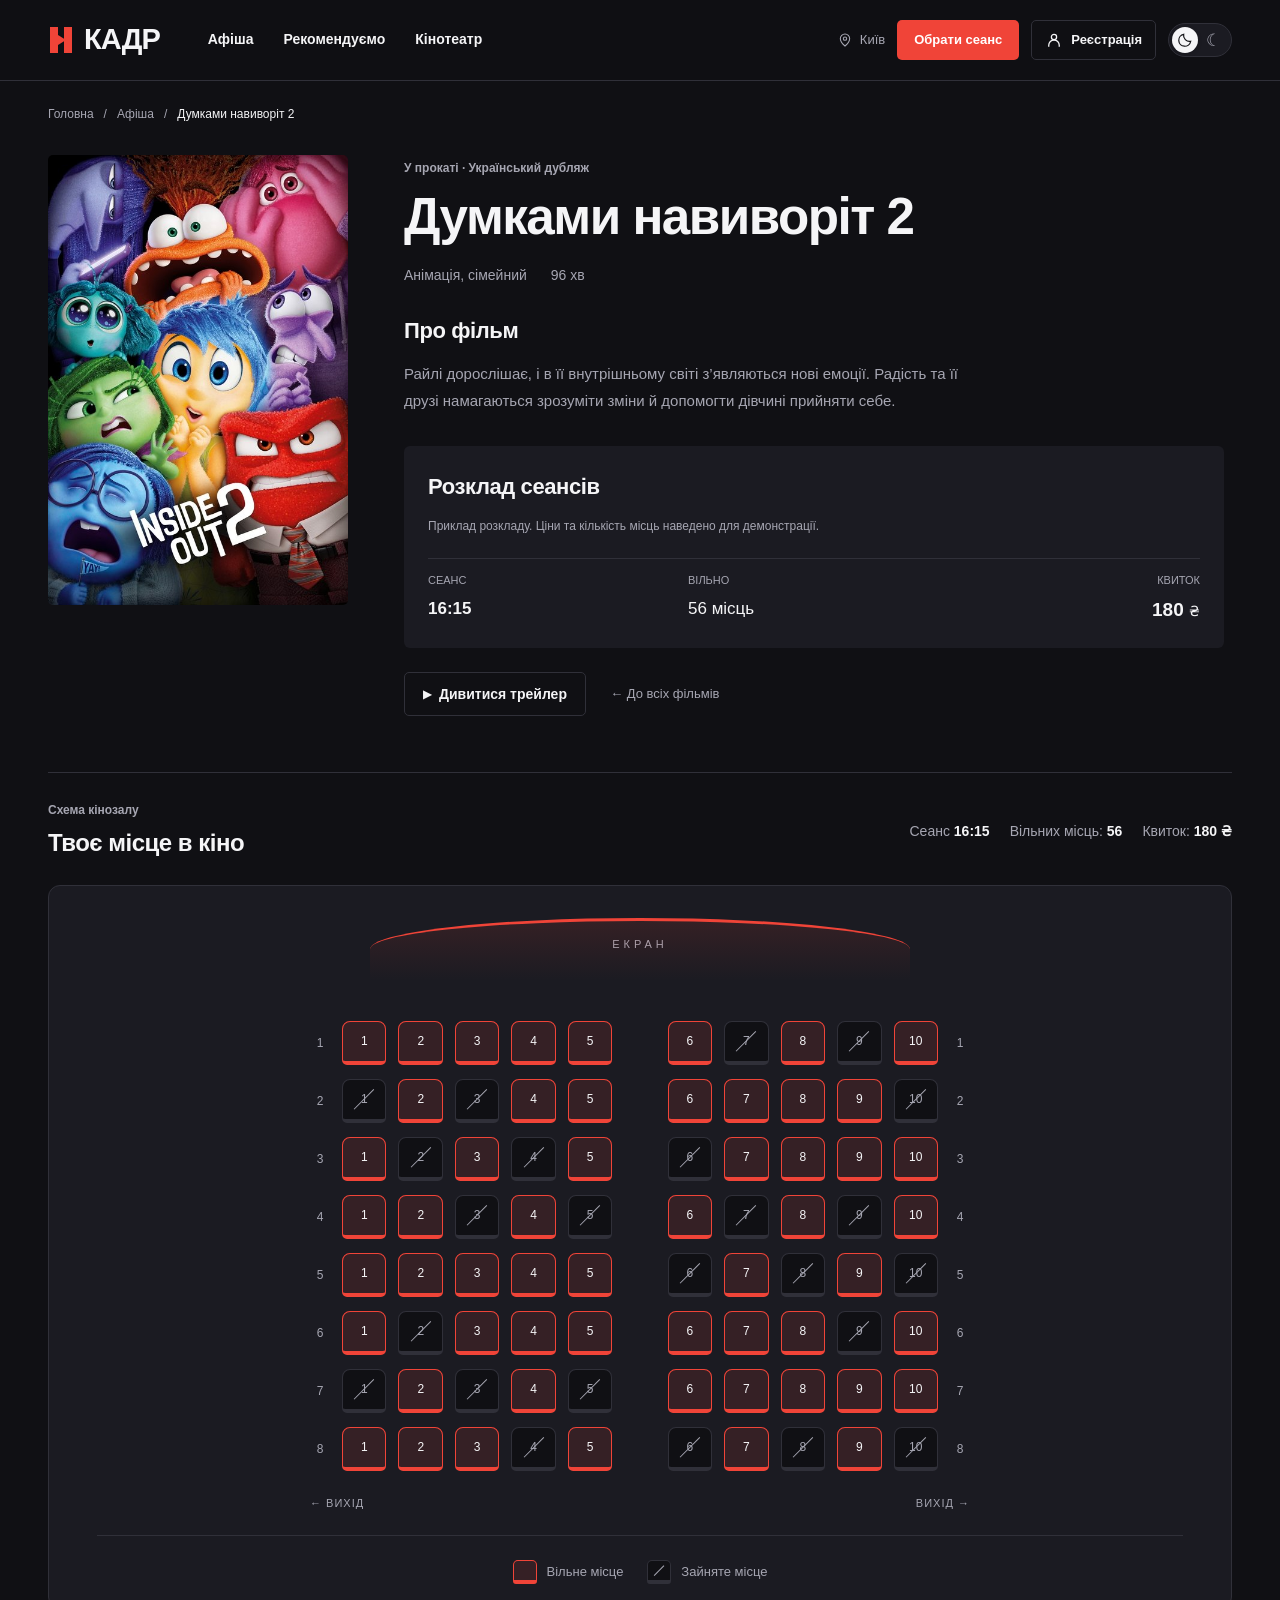
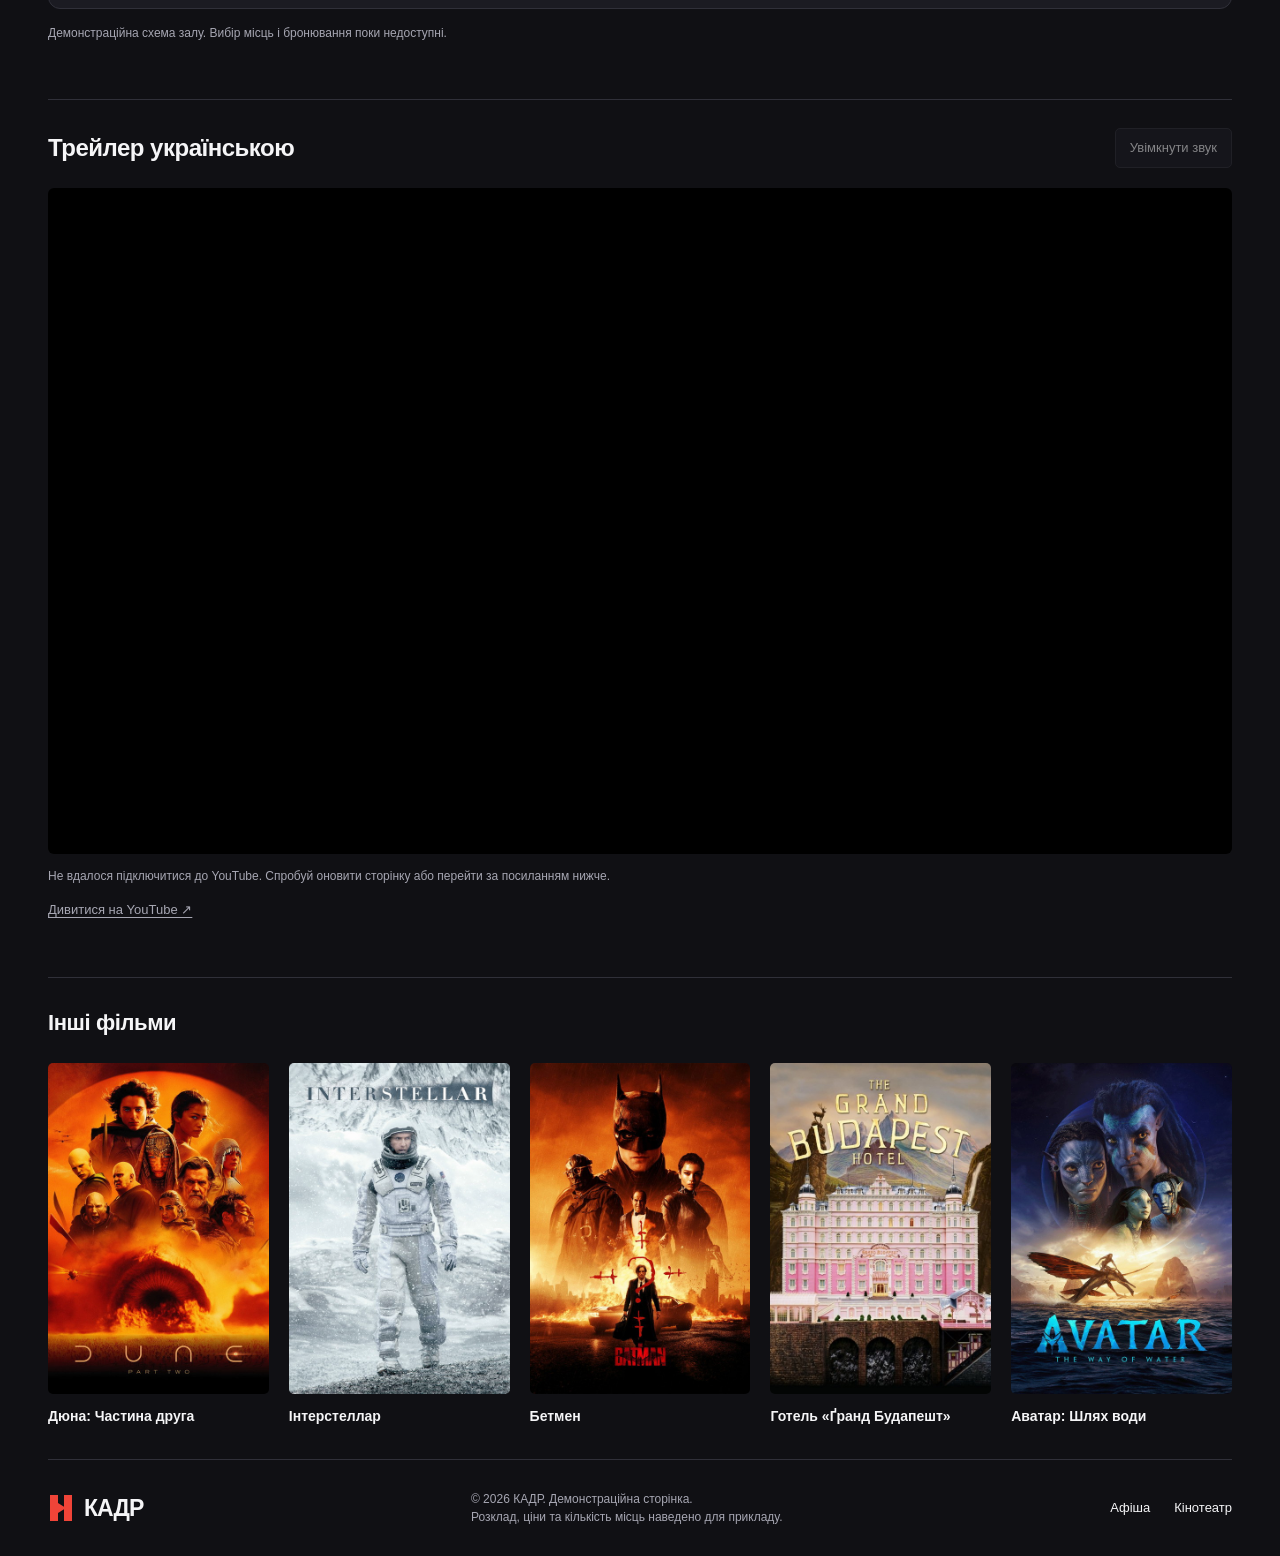
<file: pages/movies/inside-out.html>
<!DOCTYPE html>
<html lang="uk">
  <head>
    <meta charset="UTF-8" />
    <meta name="viewport" content="width=device-width, initial-scale=1.0" />
    <meta name="theme-color" content="#101014" />
    <meta
      name="description"
      content="Райлі дорослішає, і в її внутрішньому світі з’являються нові емоції. Радість та її друзі намагаються зрозуміти зміни й допомогти дівчині прийняти себе."
    />
    <title>Думками навиворіт 2 — КАДР</title>
    <link rel="preconnect" href="https://www.youtube.com" />
    <link rel="stylesheet" href="../../assets/css/style.css" />
    <link rel="stylesheet" href="../../assets/css/movie.css" />
    <script src="../../assets/js/theme.js"></script>
    <script src="../../assets/js/components/layout.js" defer></script>
    <script src="../../assets/js/common.js" defer></script>
    <script src="../../assets/js/movie.js" defer></script>
  </head>
  <body>
    <div data-site-header></div>
    <main class="shell movie-page">
      <nav class="breadcrumbs" aria-label="Навігаційний шлях">
        <a href="../../index.html">Головна</a><span aria-hidden="true">/</span
        ><a href="../../index.html#movies">Афіша</a
        ><span aria-hidden="true">/</span
        ><span aria-current="page">Думками навиворіт 2</span>
      </nav>
      <article class="movie-detail" aria-labelledby="movie-title">
        <div class="poster poster-emotions">
          <img
            src="../../assets/images/inside-out-poster.jpg"
            alt="Постер фільму Думками навиворіт 2"
            fetchpriority="high"
          />
        </div>

        <div class="movie-description">
          <p class="eyebrow">У прокаті · Український дубляж</p>
          <h1 id="movie-title">Думками навиворіт 2</h1>
          <p class="genre">Анімація, сімейний <span>96 хв</span></p>
          <section class="movie-synopsis" aria-labelledby="synopsis-title">
            <h2 id="synopsis-title">Про фільм</h2>
            <p>
              Райлі дорослішає, і в її внутрішньому світі з’являються нові
              емоції. Радість та її друзі намагаються зрозуміти зміни й
              допомогти дівчині прийняти себе.
            </p>
          </section>
          <section class="movie-schedule" aria-labelledby="session-title">
            <h2 id="session-title">Розклад сеансів</h2>
            <p class="demo-note">
              Приклад розкладу. Ціни та кількість місць наведено для
              демонстрації.
            </p>
            <div class="session">
              <div>
                <span class="session-label">СЕАНС</span><time>16:15</time>
              </div>
              <div>
                <span class="session-label">ВІЛЬНО</span><span>56 місць</span>
              </div>
              <div>
                <span class="session-label">КВИТОК</span
                ><strong>180 <small>₴</small></strong>
              </div>
            </div>
          </section>
          <a class="button-secondary trailer-link" href="#trailer-title"
            ><span class="play-icon" aria-hidden="true">▶</span> Дивитися
            трейлер</a
          >
          <a class="back-link" href="../../index.html#movies"
            >← До всіх фільмів</a
          >
        </div>
      </article>
      <section class="cinema-hall" id="cinema-hall" aria-labelledby="hall-title">
        <div class="hall-heading">
          <div>
            <p class="eyebrow">Схема кінозалу</p>
            <h2 id="hall-title">Твоє місце в кіно</h2>
          </div>
          <div class="hall-session">
            <span>Сеанс <strong><time>16:15</time></strong></span>
            <span>Вільних місць: <strong>56</strong></span>
            <span>Квиток: <strong>180 ₴</strong></span>
          </div>
        </div>
        <div class="hall-plan">
          <div class="hall-screen">ЕКРАН</div>
          <div class="hall-rows" role="group" aria-label="8 рядів по 10 місць, прохід посередині">
            <div class="hall-row" role="group" aria-label="Ряд 1">
              <span class="hall-row-number" aria-hidden="true">1</span>
              <span class="hall-seat" aria-label="Ряд 1, місце 1: вільне">1</span>
              <span class="hall-seat" aria-label="Ряд 1, місце 2: вільне">2</span>
              <span class="hall-seat" aria-label="Ряд 1, місце 3: вільне">3</span>
              <span class="hall-seat" aria-label="Ряд 1, місце 4: вільне">4</span>
              <span class="hall-seat" aria-label="Ряд 1, місце 5: вільне">5</span>
              <span class="hall-aisle" aria-hidden="true"></span>
              <span class="hall-seat" aria-label="Ряд 1, місце 6: вільне">6</span>
              <span class="hall-seat hall-seat--occupied" aria-label="Ряд 1, місце 7: зайняте">7</span>
              <span class="hall-seat" aria-label="Ряд 1, місце 8: вільне">8</span>
              <span class="hall-seat hall-seat--occupied" aria-label="Ряд 1, місце 9: зайняте">9</span>
              <span class="hall-seat" aria-label="Ряд 1, місце 10: вільне">10</span>
              <span class="hall-row-number" aria-hidden="true">1</span>
            </div>
            <div class="hall-row" role="group" aria-label="Ряд 2">
              <span class="hall-row-number" aria-hidden="true">2</span>
              <span class="hall-seat hall-seat--occupied" aria-label="Ряд 2, місце 1: зайняте">1</span>
              <span class="hall-seat" aria-label="Ряд 2, місце 2: вільне">2</span>
              <span class="hall-seat hall-seat--occupied" aria-label="Ряд 2, місце 3: зайняте">3</span>
              <span class="hall-seat" aria-label="Ряд 2, місце 4: вільне">4</span>
              <span class="hall-seat" aria-label="Ряд 2, місце 5: вільне">5</span>
              <span class="hall-aisle" aria-hidden="true"></span>
              <span class="hall-seat" aria-label="Ряд 2, місце 6: вільне">6</span>
              <span class="hall-seat" aria-label="Ряд 2, місце 7: вільне">7</span>
              <span class="hall-seat" aria-label="Ряд 2, місце 8: вільне">8</span>
              <span class="hall-seat" aria-label="Ряд 2, місце 9: вільне">9</span>
              <span class="hall-seat hall-seat--occupied" aria-label="Ряд 2, місце 10: зайняте">10</span>
              <span class="hall-row-number" aria-hidden="true">2</span>
            </div>
            <div class="hall-row" role="group" aria-label="Ряд 3">
              <span class="hall-row-number" aria-hidden="true">3</span>
              <span class="hall-seat" aria-label="Ряд 3, місце 1: вільне">1</span>
              <span class="hall-seat hall-seat--occupied" aria-label="Ряд 3, місце 2: зайняте">2</span>
              <span class="hall-seat" aria-label="Ряд 3, місце 3: вільне">3</span>
              <span class="hall-seat hall-seat--occupied" aria-label="Ряд 3, місце 4: зайняте">4</span>
              <span class="hall-seat" aria-label="Ряд 3, місце 5: вільне">5</span>
              <span class="hall-aisle" aria-hidden="true"></span>
              <span class="hall-seat hall-seat--occupied" aria-label="Ряд 3, місце 6: зайняте">6</span>
              <span class="hall-seat" aria-label="Ряд 3, місце 7: вільне">7</span>
              <span class="hall-seat" aria-label="Ряд 3, місце 8: вільне">8</span>
              <span class="hall-seat" aria-label="Ряд 3, місце 9: вільне">9</span>
              <span class="hall-seat" aria-label="Ряд 3, місце 10: вільне">10</span>
              <span class="hall-row-number" aria-hidden="true">3</span>
            </div>
            <div class="hall-row" role="group" aria-label="Ряд 4">
              <span class="hall-row-number" aria-hidden="true">4</span>
              <span class="hall-seat" aria-label="Ряд 4, місце 1: вільне">1</span>
              <span class="hall-seat" aria-label="Ряд 4, місце 2: вільне">2</span>
              <span class="hall-seat hall-seat--occupied" aria-label="Ряд 4, місце 3: зайняте">3</span>
              <span class="hall-seat" aria-label="Ряд 4, місце 4: вільне">4</span>
              <span class="hall-seat hall-seat--occupied" aria-label="Ряд 4, місце 5: зайняте">5</span>
              <span class="hall-aisle" aria-hidden="true"></span>
              <span class="hall-seat" aria-label="Ряд 4, місце 6: вільне">6</span>
              <span class="hall-seat hall-seat--occupied" aria-label="Ряд 4, місце 7: зайняте">7</span>
              <span class="hall-seat" aria-label="Ряд 4, місце 8: вільне">8</span>
              <span class="hall-seat hall-seat--occupied" aria-label="Ряд 4, місце 9: зайняте">9</span>
              <span class="hall-seat" aria-label="Ряд 4, місце 10: вільне">10</span>
              <span class="hall-row-number" aria-hidden="true">4</span>
            </div>
            <div class="hall-row" role="group" aria-label="Ряд 5">
              <span class="hall-row-number" aria-hidden="true">5</span>
              <span class="hall-seat" aria-label="Ряд 5, місце 1: вільне">1</span>
              <span class="hall-seat" aria-label="Ряд 5, місце 2: вільне">2</span>
              <span class="hall-seat" aria-label="Ряд 5, місце 3: вільне">3</span>
              <span class="hall-seat" aria-label="Ряд 5, місце 4: вільне">4</span>
              <span class="hall-seat" aria-label="Ряд 5, місце 5: вільне">5</span>
              <span class="hall-aisle" aria-hidden="true"></span>
              <span class="hall-seat hall-seat--occupied" aria-label="Ряд 5, місце 6: зайняте">6</span>
              <span class="hall-seat" aria-label="Ряд 5, місце 7: вільне">7</span>
              <span class="hall-seat hall-seat--occupied" aria-label="Ряд 5, місце 8: зайняте">8</span>
              <span class="hall-seat" aria-label="Ряд 5, місце 9: вільне">9</span>
              <span class="hall-seat hall-seat--occupied" aria-label="Ряд 5, місце 10: зайняте">10</span>
              <span class="hall-row-number" aria-hidden="true">5</span>
            </div>
            <div class="hall-row" role="group" aria-label="Ряд 6">
              <span class="hall-row-number" aria-hidden="true">6</span>
              <span class="hall-seat" aria-label="Ряд 6, місце 1: вільне">1</span>
              <span class="hall-seat hall-seat--occupied" aria-label="Ряд 6, місце 2: зайняте">2</span>
              <span class="hall-seat" aria-label="Ряд 6, місце 3: вільне">3</span>
              <span class="hall-seat" aria-label="Ряд 6, місце 4: вільне">4</span>
              <span class="hall-seat" aria-label="Ряд 6, місце 5: вільне">5</span>
              <span class="hall-aisle" aria-hidden="true"></span>
              <span class="hall-seat" aria-label="Ряд 6, місце 6: вільне">6</span>
              <span class="hall-seat" aria-label="Ряд 6, місце 7: вільне">7</span>
              <span class="hall-seat" aria-label="Ряд 6, місце 8: вільне">8</span>
              <span class="hall-seat hall-seat--occupied" aria-label="Ряд 6, місце 9: зайняте">9</span>
              <span class="hall-seat" aria-label="Ряд 6, місце 10: вільне">10</span>
              <span class="hall-row-number" aria-hidden="true">6</span>
            </div>
            <div class="hall-row" role="group" aria-label="Ряд 7">
              <span class="hall-row-number" aria-hidden="true">7</span>
              <span class="hall-seat hall-seat--occupied" aria-label="Ряд 7, місце 1: зайняте">1</span>
              <span class="hall-seat" aria-label="Ряд 7, місце 2: вільне">2</span>
              <span class="hall-seat hall-seat--occupied" aria-label="Ряд 7, місце 3: зайняте">3</span>
              <span class="hall-seat" aria-label="Ряд 7, місце 4: вільне">4</span>
              <span class="hall-seat hall-seat--occupied" aria-label="Ряд 7, місце 5: зайняте">5</span>
              <span class="hall-aisle" aria-hidden="true"></span>
              <span class="hall-seat" aria-label="Ряд 7, місце 6: вільне">6</span>
              <span class="hall-seat" aria-label="Ряд 7, місце 7: вільне">7</span>
              <span class="hall-seat" aria-label="Ряд 7, місце 8: вільне">8</span>
              <span class="hall-seat" aria-label="Ряд 7, місце 9: вільне">9</span>
              <span class="hall-seat" aria-label="Ряд 7, місце 10: вільне">10</span>
              <span class="hall-row-number" aria-hidden="true">7</span>
            </div>
            <div class="hall-row" role="group" aria-label="Ряд 8">
              <span class="hall-row-number" aria-hidden="true">8</span>
              <span class="hall-seat" aria-label="Ряд 8, місце 1: вільне">1</span>
              <span class="hall-seat" aria-label="Ряд 8, місце 2: вільне">2</span>
              <span class="hall-seat" aria-label="Ряд 8, місце 3: вільне">3</span>
              <span class="hall-seat hall-seat--occupied" aria-label="Ряд 8, місце 4: зайняте">4</span>
              <span class="hall-seat" aria-label="Ряд 8, місце 5: вільне">5</span>
              <span class="hall-aisle" aria-hidden="true"></span>
              <span class="hall-seat hall-seat--occupied" aria-label="Ряд 8, місце 6: зайняте">6</span>
              <span class="hall-seat" aria-label="Ряд 8, місце 7: вільне">7</span>
              <span class="hall-seat hall-seat--occupied" aria-label="Ряд 8, місце 8: зайняте">8</span>
              <span class="hall-seat" aria-label="Ряд 8, місце 9: вільне">9</span>
              <span class="hall-seat hall-seat--occupied" aria-label="Ряд 8, місце 10: зайняте">10</span>
              <span class="hall-row-number" aria-hidden="true">8</span>
            </div>
          </div>
          <div class="hall-exits" aria-label="Виходи з обох боків залу">
            <span>← ВИХІД</span><span>ВИХІД →</span>
          </div>
          <ul class="hall-legend" aria-label="Позначення місць">
            <li><span class="hall-seat" aria-hidden="true"></span>Вільне місце</li>
            <li><span class="hall-seat hall-seat--occupied" aria-hidden="true"></span>Зайняте місце</li>
          </ul>
        </div>
        <p class="hall-note">Демонстраційна схема залу. Вибір місць і бронювання поки недоступні.</p>
      </section>
      <section
        class="movie-trailer"
        aria-labelledby="trailer-title"
        data-video-id="71Tq0CCCZdE"
      >
        <div class="trailer-heading">
          <h2 id="trailer-title">Трейлер українською</h2>
          <button
            class="trailer-sound"
            type="button"
            disabled
            aria-pressed="false"
          >
            Увімкнути звук
          </button>
        </div>
        <div class="trailer-frame">
          <div id="trailer-player"></div>
        </div>
        <p class="trailer-status" role="status">
          Трейлер відтворюється без звуку. Натисни кнопку «Увімкнути звук» над
          відео.
        </p>
        <a
          class="trailer-external"
          href="https://www.youtube.com/watch?v=71Tq0CCCZdE"
          target="_blank"
          rel="noopener noreferrer"
          >Дивитися на YouTube ↗</a
        >
      </section>
      <section class="related-movies" aria-labelledby="related-title">
        <h2 id="related-title">Інші фільми</h2>
        <div class="related-links">
          <a href="dune.html"
            ><img
              src="../../assets/images/dune-poster.jpg"
              alt=""
              loading="lazy"
            /><span>Дюна: Частина друга</span></a
          >
          <a href="interstellar.html"
            ><img
              src="../../assets/images/interstellar-poster.jpg"
              alt=""
              loading="lazy"
            /><span>Інтерстеллар</span></a
          >
          <a href="batman.html"
            ><img
              src="../../assets/images/batman-poster.jpg"
              alt=""
              loading="lazy"
            /><span>Бетмен</span></a
          >
          <a href="grand-hotel.html"
            ><img
              src="../../assets/images/grand-hotel-poster.jpg"
              alt=""
              loading="lazy"
            /><span>Готель «Ґранд Будапешт»</span></a
          >
          <a href="avatar.html"
            ><img
              src="../../assets/images/avatar-poster.jpg"
              alt=""
              loading="lazy"
            /><span>Аватар: Шлях води</span></a
          >
        </div>
      </section>
    </main>
    <div data-site-footer></div>
  </body>
</html>
</file>
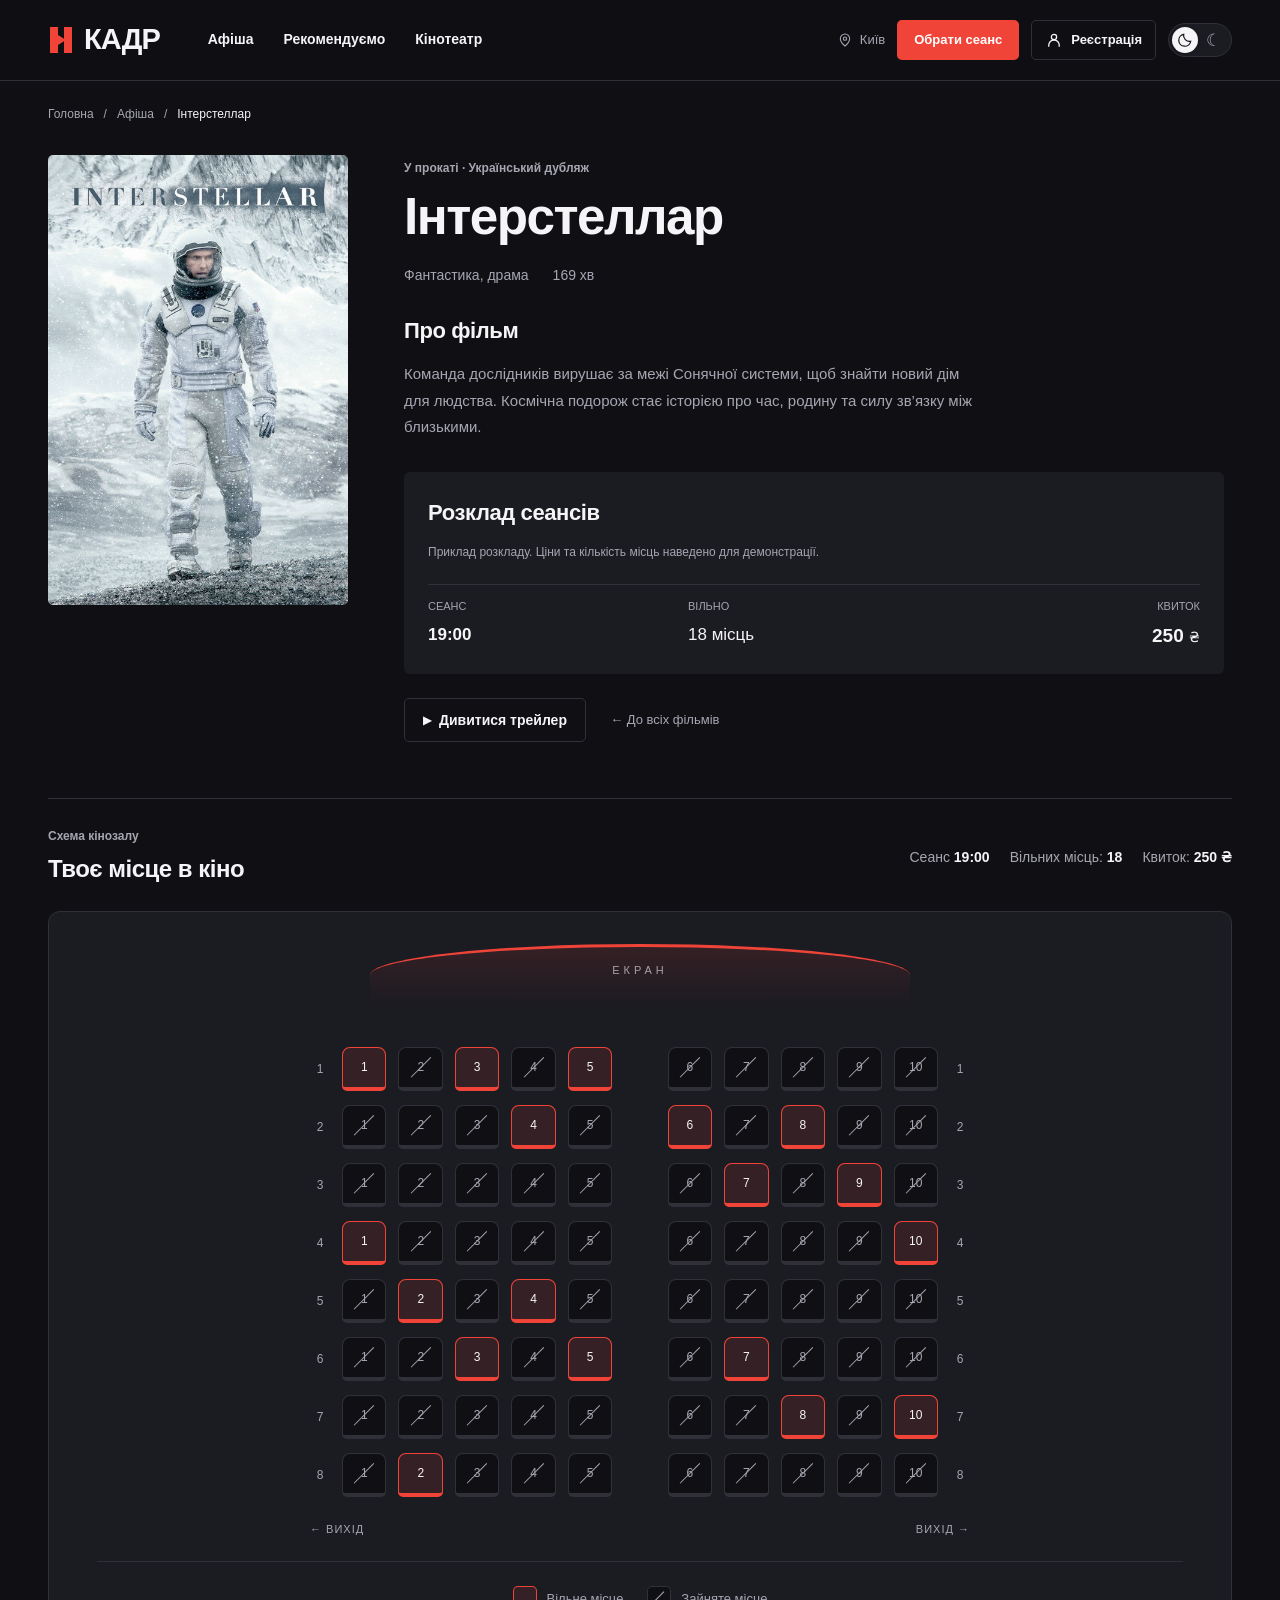
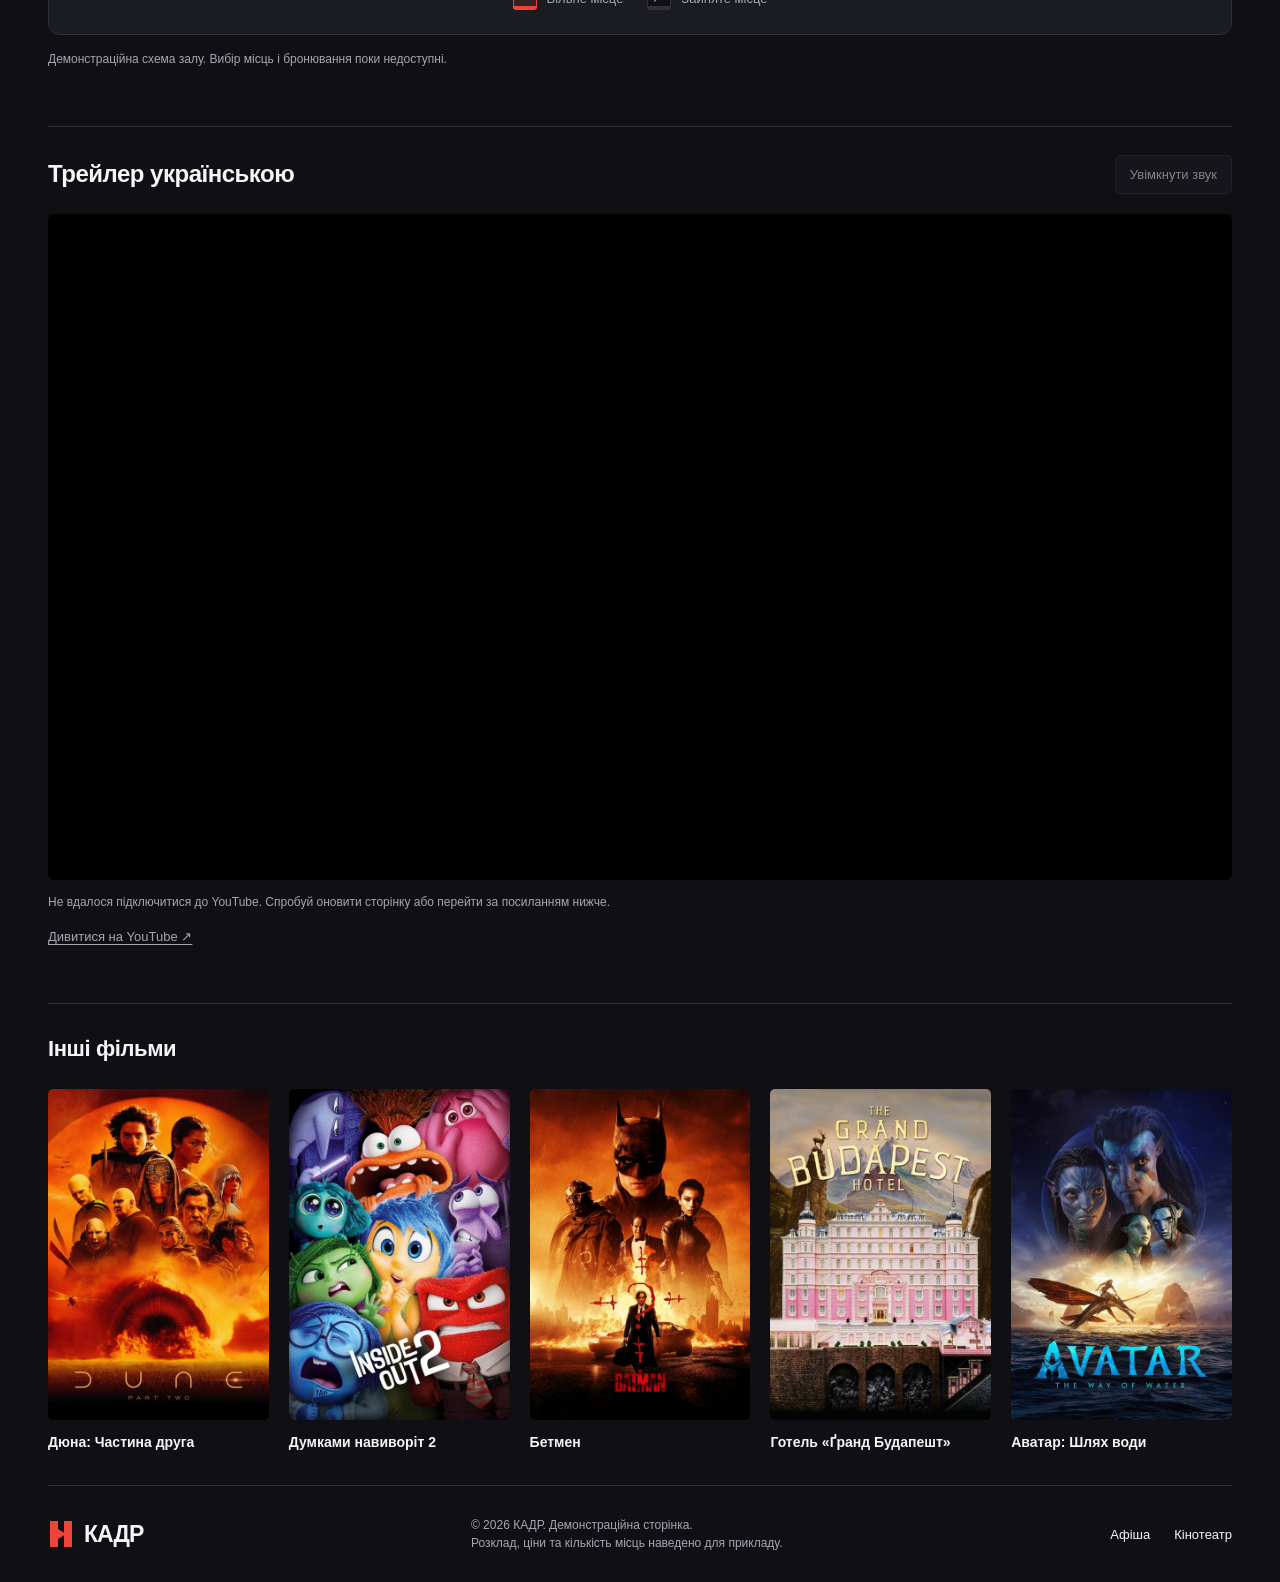
<file: pages/movies/interstellar.html>
<!DOCTYPE html>
<html lang="uk">
  <head>
    <meta charset="UTF-8" />
    <meta name="viewport" content="width=device-width, initial-scale=1.0" />
    <meta name="theme-color" content="#101014" />
    <meta
      name="description"
      content="Команда дослідників вирушає за межі Сонячної системи, щоб знайти новий дім для людства. Космічна подорож стає історією про час, родину та силу зв’язку між близькими."
    />
    <title>Інтерстеллар — КАДР</title>
    <link rel="preconnect" href="https://www.youtube.com" />
    <link rel="stylesheet" href="../../assets/css/style.css" />
    <link rel="stylesheet" href="../../assets/css/movie.css" />
    <script src="../../assets/js/theme.js"></script>
    <script src="../../assets/js/components/layout.js" defer></script>
    <script src="../../assets/js/common.js" defer></script>
    <script src="../../assets/js/movie.js" defer></script>
  </head>
  <body>
    <div data-site-header></div>
    <main class="shell movie-page">
      <nav class="breadcrumbs" aria-label="Навігаційний шлях">
        <a href="../../index.html">Головна</a><span aria-hidden="true">/</span
        ><a href="../../index.html#movies">Афіша</a
        ><span aria-hidden="true">/</span
        ><span aria-current="page">Інтерстеллар</span>
      </nav>
      <article class="movie-detail" aria-labelledby="movie-title">
        <div class="poster poster-interstellar">
          <img
            src="../../assets/images/interstellar-poster.jpg"
            alt="Постер фільму Інтерстеллар"
            fetchpriority="high"
          />
        </div>

        <div class="movie-description">
          <p class="eyebrow">У прокаті · Український дубляж</p>
          <h1 id="movie-title">Інтерстеллар</h1>
          <p class="genre">Фантастика, драма <span>169 хв</span></p>
          <section class="movie-synopsis" aria-labelledby="synopsis-title">
            <h2 id="synopsis-title">Про фільм</h2>
            <p>
              Команда дослідників вирушає за межі Сонячної системи, щоб знайти
              новий дім для людства. Космічна подорож стає історією про час,
              родину та силу зв’язку між близькими.
            </p>
          </section>
          <section class="movie-schedule" aria-labelledby="session-title">
            <h2 id="session-title">Розклад сеансів</h2>
            <p class="demo-note">
              Приклад розкладу. Ціни та кількість місць наведено для
              демонстрації.
            </p>
            <div class="session">
              <div>
                <span class="session-label">СЕАНС</span><time>19:00</time>
              </div>
              <div>
                <span class="session-label">ВІЛЬНО</span><span>18 місць</span>
              </div>
              <div>
                <span class="session-label">КВИТОК</span
                ><strong>250 <small>₴</small></strong>
              </div>
            </div>
          </section>
          <a class="button-secondary trailer-link" href="#trailer-title"
            ><span class="play-icon" aria-hidden="true">▶</span> Дивитися
            трейлер</a
          >
          <a class="back-link" href="../../index.html#movies"
            >← До всіх фільмів</a
          >
        </div>
      </article>
      <section class="cinema-hall" id="cinema-hall" aria-labelledby="hall-title">
        <div class="hall-heading">
          <div>
            <p class="eyebrow">Схема кінозалу</p>
            <h2 id="hall-title">Твоє місце в кіно</h2>
          </div>
          <div class="hall-session">
            <span>Сеанс <strong><time>19:00</time></strong></span>
            <span>Вільних місць: <strong>18</strong></span>
            <span>Квиток: <strong>250 ₴</strong></span>
          </div>
        </div>
        <div class="hall-plan">
          <div class="hall-screen">ЕКРАН</div>
          <div class="hall-rows" role="group" aria-label="8 рядів по 10 місць, прохід посередині">
            <div class="hall-row" role="group" aria-label="Ряд 1">
              <span class="hall-row-number" aria-hidden="true">1</span>
              <span class="hall-seat" aria-label="Ряд 1, місце 1: вільне">1</span>
              <span class="hall-seat hall-seat--occupied" aria-label="Ряд 1, місце 2: зайняте">2</span>
              <span class="hall-seat" aria-label="Ряд 1, місце 3: вільне">3</span>
              <span class="hall-seat hall-seat--occupied" aria-label="Ряд 1, місце 4: зайняте">4</span>
              <span class="hall-seat" aria-label="Ряд 1, місце 5: вільне">5</span>
              <span class="hall-aisle" aria-hidden="true"></span>
              <span class="hall-seat hall-seat--occupied" aria-label="Ряд 1, місце 6: зайняте">6</span>
              <span class="hall-seat hall-seat--occupied" aria-label="Ряд 1, місце 7: зайняте">7</span>
              <span class="hall-seat hall-seat--occupied" aria-label="Ряд 1, місце 8: зайняте">8</span>
              <span class="hall-seat hall-seat--occupied" aria-label="Ряд 1, місце 9: зайняте">9</span>
              <span class="hall-seat hall-seat--occupied" aria-label="Ряд 1, місце 10: зайняте">10</span>
              <span class="hall-row-number" aria-hidden="true">1</span>
            </div>
            <div class="hall-row" role="group" aria-label="Ряд 2">
              <span class="hall-row-number" aria-hidden="true">2</span>
              <span class="hall-seat hall-seat--occupied" aria-label="Ряд 2, місце 1: зайняте">1</span>
              <span class="hall-seat hall-seat--occupied" aria-label="Ряд 2, місце 2: зайняте">2</span>
              <span class="hall-seat hall-seat--occupied" aria-label="Ряд 2, місце 3: зайняте">3</span>
              <span class="hall-seat" aria-label="Ряд 2, місце 4: вільне">4</span>
              <span class="hall-seat hall-seat--occupied" aria-label="Ряд 2, місце 5: зайняте">5</span>
              <span class="hall-aisle" aria-hidden="true"></span>
              <span class="hall-seat" aria-label="Ряд 2, місце 6: вільне">6</span>
              <span class="hall-seat hall-seat--occupied" aria-label="Ряд 2, місце 7: зайняте">7</span>
              <span class="hall-seat" aria-label="Ряд 2, місце 8: вільне">8</span>
              <span class="hall-seat hall-seat--occupied" aria-label="Ряд 2, місце 9: зайняте">9</span>
              <span class="hall-seat hall-seat--occupied" aria-label="Ряд 2, місце 10: зайняте">10</span>
              <span class="hall-row-number" aria-hidden="true">2</span>
            </div>
            <div class="hall-row" role="group" aria-label="Ряд 3">
              <span class="hall-row-number" aria-hidden="true">3</span>
              <span class="hall-seat hall-seat--occupied" aria-label="Ряд 3, місце 1: зайняте">1</span>
              <span class="hall-seat hall-seat--occupied" aria-label="Ряд 3, місце 2: зайняте">2</span>
              <span class="hall-seat hall-seat--occupied" aria-label="Ряд 3, місце 3: зайняте">3</span>
              <span class="hall-seat hall-seat--occupied" aria-label="Ряд 3, місце 4: зайняте">4</span>
              <span class="hall-seat hall-seat--occupied" aria-label="Ряд 3, місце 5: зайняте">5</span>
              <span class="hall-aisle" aria-hidden="true"></span>
              <span class="hall-seat hall-seat--occupied" aria-label="Ряд 3, місце 6: зайняте">6</span>
              <span class="hall-seat" aria-label="Ряд 3, місце 7: вільне">7</span>
              <span class="hall-seat hall-seat--occupied" aria-label="Ряд 3, місце 8: зайняте">8</span>
              <span class="hall-seat" aria-label="Ряд 3, місце 9: вільне">9</span>
              <span class="hall-seat hall-seat--occupied" aria-label="Ряд 3, місце 10: зайняте">10</span>
              <span class="hall-row-number" aria-hidden="true">3</span>
            </div>
            <div class="hall-row" role="group" aria-label="Ряд 4">
              <span class="hall-row-number" aria-hidden="true">4</span>
              <span class="hall-seat" aria-label="Ряд 4, місце 1: вільне">1</span>
              <span class="hall-seat hall-seat--occupied" aria-label="Ряд 4, місце 2: зайняте">2</span>
              <span class="hall-seat hall-seat--occupied" aria-label="Ряд 4, місце 3: зайняте">3</span>
              <span class="hall-seat hall-seat--occupied" aria-label="Ряд 4, місце 4: зайняте">4</span>
              <span class="hall-seat hall-seat--occupied" aria-label="Ряд 4, місце 5: зайняте">5</span>
              <span class="hall-aisle" aria-hidden="true"></span>
              <span class="hall-seat hall-seat--occupied" aria-label="Ряд 4, місце 6: зайняте">6</span>
              <span class="hall-seat hall-seat--occupied" aria-label="Ряд 4, місце 7: зайняте">7</span>
              <span class="hall-seat hall-seat--occupied" aria-label="Ряд 4, місце 8: зайняте">8</span>
              <span class="hall-seat hall-seat--occupied" aria-label="Ряд 4, місце 9: зайняте">9</span>
              <span class="hall-seat" aria-label="Ряд 4, місце 10: вільне">10</span>
              <span class="hall-row-number" aria-hidden="true">4</span>
            </div>
            <div class="hall-row" role="group" aria-label="Ряд 5">
              <span class="hall-row-number" aria-hidden="true">5</span>
              <span class="hall-seat hall-seat--occupied" aria-label="Ряд 5, місце 1: зайняте">1</span>
              <span class="hall-seat" aria-label="Ряд 5, місце 2: вільне">2</span>
              <span class="hall-seat hall-seat--occupied" aria-label="Ряд 5, місце 3: зайняте">3</span>
              <span class="hall-seat" aria-label="Ряд 5, місце 4: вільне">4</span>
              <span class="hall-seat hall-seat--occupied" aria-label="Ряд 5, місце 5: зайняте">5</span>
              <span class="hall-aisle" aria-hidden="true"></span>
              <span class="hall-seat hall-seat--occupied" aria-label="Ряд 5, місце 6: зайняте">6</span>
              <span class="hall-seat hall-seat--occupied" aria-label="Ряд 5, місце 7: зайняте">7</span>
              <span class="hall-seat hall-seat--occupied" aria-label="Ряд 5, місце 8: зайняте">8</span>
              <span class="hall-seat hall-seat--occupied" aria-label="Ряд 5, місце 9: зайняте">9</span>
              <span class="hall-seat hall-seat--occupied" aria-label="Ряд 5, місце 10: зайняте">10</span>
              <span class="hall-row-number" aria-hidden="true">5</span>
            </div>
            <div class="hall-row" role="group" aria-label="Ряд 6">
              <span class="hall-row-number" aria-hidden="true">6</span>
              <span class="hall-seat hall-seat--occupied" aria-label="Ряд 6, місце 1: зайняте">1</span>
              <span class="hall-seat hall-seat--occupied" aria-label="Ряд 6, місце 2: зайняте">2</span>
              <span class="hall-seat" aria-label="Ряд 6, місце 3: вільне">3</span>
              <span class="hall-seat hall-seat--occupied" aria-label="Ряд 6, місце 4: зайняте">4</span>
              <span class="hall-seat" aria-label="Ряд 6, місце 5: вільне">5</span>
              <span class="hall-aisle" aria-hidden="true"></span>
              <span class="hall-seat hall-seat--occupied" aria-label="Ряд 6, місце 6: зайняте">6</span>
              <span class="hall-seat" aria-label="Ряд 6, місце 7: вільне">7</span>
              <span class="hall-seat hall-seat--occupied" aria-label="Ряд 6, місце 8: зайняте">8</span>
              <span class="hall-seat hall-seat--occupied" aria-label="Ряд 6, місце 9: зайняте">9</span>
              <span class="hall-seat hall-seat--occupied" aria-label="Ряд 6, місце 10: зайняте">10</span>
              <span class="hall-row-number" aria-hidden="true">6</span>
            </div>
            <div class="hall-row" role="group" aria-label="Ряд 7">
              <span class="hall-row-number" aria-hidden="true">7</span>
              <span class="hall-seat hall-seat--occupied" aria-label="Ряд 7, місце 1: зайняте">1</span>
              <span class="hall-seat hall-seat--occupied" aria-label="Ряд 7, місце 2: зайняте">2</span>
              <span class="hall-seat hall-seat--occupied" aria-label="Ряд 7, місце 3: зайняте">3</span>
              <span class="hall-seat hall-seat--occupied" aria-label="Ряд 7, місце 4: зайняте">4</span>
              <span class="hall-seat hall-seat--occupied" aria-label="Ряд 7, місце 5: зайняте">5</span>
              <span class="hall-aisle" aria-hidden="true"></span>
              <span class="hall-seat hall-seat--occupied" aria-label="Ряд 7, місце 6: зайняте">6</span>
              <span class="hall-seat hall-seat--occupied" aria-label="Ряд 7, місце 7: зайняте">7</span>
              <span class="hall-seat" aria-label="Ряд 7, місце 8: вільне">8</span>
              <span class="hall-seat hall-seat--occupied" aria-label="Ряд 7, місце 9: зайняте">9</span>
              <span class="hall-seat" aria-label="Ряд 7, місце 10: вільне">10</span>
              <span class="hall-row-number" aria-hidden="true">7</span>
            </div>
            <div class="hall-row" role="group" aria-label="Ряд 8">
              <span class="hall-row-number" aria-hidden="true">8</span>
              <span class="hall-seat hall-seat--occupied" aria-label="Ряд 8, місце 1: зайняте">1</span>
              <span class="hall-seat" aria-label="Ряд 8, місце 2: вільне">2</span>
              <span class="hall-seat hall-seat--occupied" aria-label="Ряд 8, місце 3: зайняте">3</span>
              <span class="hall-seat hall-seat--occupied" aria-label="Ряд 8, місце 4: зайняте">4</span>
              <span class="hall-seat hall-seat--occupied" aria-label="Ряд 8, місце 5: зайняте">5</span>
              <span class="hall-aisle" aria-hidden="true"></span>
              <span class="hall-seat hall-seat--occupied" aria-label="Ряд 8, місце 6: зайняте">6</span>
              <span class="hall-seat hall-seat--occupied" aria-label="Ряд 8, місце 7: зайняте">7</span>
              <span class="hall-seat hall-seat--occupied" aria-label="Ряд 8, місце 8: зайняте">8</span>
              <span class="hall-seat hall-seat--occupied" aria-label="Ряд 8, місце 9: зайняте">9</span>
              <span class="hall-seat hall-seat--occupied" aria-label="Ряд 8, місце 10: зайняте">10</span>
              <span class="hall-row-number" aria-hidden="true">8</span>
            </div>
          </div>
          <div class="hall-exits" aria-label="Виходи з обох боків залу">
            <span>← ВИХІД</span><span>ВИХІД →</span>
          </div>
          <ul class="hall-legend" aria-label="Позначення місць">
            <li><span class="hall-seat" aria-hidden="true"></span>Вільне місце</li>
            <li><span class="hall-seat hall-seat--occupied" aria-hidden="true"></span>Зайняте місце</li>
          </ul>
        </div>
        <p class="hall-note">Демонстраційна схема залу. Вибір місць і бронювання поки недоступні.</p>
      </section>
      <section
        class="movie-trailer"
        aria-labelledby="trailer-title"
        data-video-id="_DQ-lqOhwIM"
      >
        <div class="trailer-heading">
          <h2 id="trailer-title">Трейлер українською</h2>
          <button
            class="trailer-sound"
            type="button"
            disabled
            aria-pressed="false"
          >
            Увімкнути звук
          </button>
        </div>
        <div class="trailer-frame">
          <div id="trailer-player"></div>
        </div>
        <p class="trailer-status" role="status">
          Трейлер відтворюється без звуку. Натисни кнопку «Увімкнути звук» над
          відео.
        </p>
        <a
          class="trailer-external"
          href="https://www.youtube.com/watch?v=_DQ-lqOhwIM"
          target="_blank"
          rel="noopener noreferrer"
          >Дивитися на YouTube ↗</a
        >
      </section>
      <section class="related-movies" aria-labelledby="related-title">
        <h2 id="related-title">Інші фільми</h2>
        <div class="related-links">
          <a href="dune.html"
            ><img
              src="../../assets/images/dune-poster.jpg"
              alt=""
              loading="lazy"
            /><span>Дюна: Частина друга</span></a
          >
          <a href="inside-out.html"
            ><img
              src="../../assets/images/inside-out-poster.jpg"
              alt=""
              loading="lazy"
            /><span>Думками навиворіт 2</span></a
          >
          <a href="batman.html"
            ><img
              src="../../assets/images/batman-poster.jpg"
              alt=""
              loading="lazy"
            /><span>Бетмен</span></a
          >
          <a href="grand-hotel.html"
            ><img
              src="../../assets/images/grand-hotel-poster.jpg"
              alt=""
              loading="lazy"
            /><span>Готель «Ґранд Будапешт»</span></a
          >
          <a href="avatar.html"
            ><img
              src="../../assets/images/avatar-poster.jpg"
              alt=""
              loading="lazy"
            /><span>Аватар: Шлях води</span></a
          >
        </div>
      </section>
    </main>
    <div data-site-footer></div>
  </body>
</html>
</file>
<file: assets/css/style.css>
:root {
  color-scheme: dark;
  --bg: #101014;
  --panel: #1b1b22;
  --text: #f5f5f7;
  --muted: #a6a6b2;
  --line: #303039;
  --accent: #f04438;
  --accent-hover: #d8342a;
  --header: #101014f5;
}
:root[data-theme="light"] {
  color-scheme: light;
  --bg: #f7f7f9;
  --panel: #ffffff;
  --text: #19191f;
  --muted: #62626e;
  --line: #dddde4;
  --accent: #c82823;
  --accent-hover: #aa211d;
  --header: #f7f7f9f5;
}
* {
  box-sizing: border-box;
}
html {
  scroll-behavior: smooth;
  scroll-padding-top: 100px;
}
body {
  margin: 0;
  background: var(--bg);
  color: var(--text);
  font-family: -apple-system, BlinkMacSystemFont, "Segoe UI", Arial, sans-serif;
  font-size: 15px;
  line-height: 1.5;
}
button,
input,
summary {
  font: inherit;
}
button,
a,
summary {
  -webkit-tap-highlight-color: transparent;
}
a {
  color: inherit;
  text-decoration: none;
}
a:hover {
  color: var(--accent);
}
button {
  cursor: pointer;
}
button:disabled {
  cursor: wait;
}
a:focus-visible,
button:focus-visible,
summary:focus-visible,
input:focus-visible {
  outline: 2px solid var(--accent);
  outline-offset: 4px;
}
img {
  display: block;
  max-width: 100%;
}
.shell {
  width: min(1360px, calc(100% - 96px));
  margin-inline: auto;
}
.topbar {
  position: sticky;
  top: 0;
  z-index: 20;
  background: var(--header);
  border-bottom: 1px solid var(--line);
}
.navigation {
  min-height: 80px;
  display: flex;
  align-items: center;
  gap: 48px;
  position: relative;
}
.logo {
  display: inline-flex;
  align-items: center;
  gap: 10px;
  font-size: 29px;
  font-weight: 850;
  letter-spacing: -1px;
}
.logo-mark {
  display: inline-grid;
  place-items: center;
  color: var(--accent);
}
.logo-mark svg {
  width: 26px;
  height: 30px;
}
.logo:hover {
  color: var(--text);
}
.nav-links {
  display: flex;
  gap: 30px;
  align-self: stretch;
  align-items: center;
  font-size: 14px;
  font-weight: 600;
}
.nav-links a {
  padding-block: 27px;
  border-bottom: 2px solid transparent;
}
.nav-links a:hover,
.nav-links a[aria-current] {
  color: var(--text);
  border-color: var(--accent);
}
.nav-right {
  margin-left: auto;
  display: flex;
  align-items: center;
  gap: 12px;
}
.location {
  display: flex;
  gap: 7px;
  align-items: center;
  color: var(--muted);
  font-size: 13px;
}
.location svg {
  width: 16px;
  height: 16px;
}
.theme-toggle {
  position: relative;
  width: 64px;
  height: 34px;
  flex-shrink: 0;
  padding: 0;
  border: 1px solid var(--line);
  border-radius: 20px;
  background: var(--panel);
  color: var(--muted);
  transition: background-color 250ms ease, border-color 250ms ease;
}
.theme-toggle:hover {
  border-color: var(--muted);
}
.theme-track-sun,
.theme-track-moon {
  position: absolute;
  top: 50%;
  transform: translateY(-50%);
  font-size: 17px;
  line-height: 1;
}
.theme-track-sun {
  left: 9px;
}
.theme-track-moon {
  right: 10px;
}
.theme-thumb {
  position: absolute;
  top: 3px;
  left: 3px;
  width: 26px;
  height: 26px;
  border-radius: 50%;
  background: var(--text);
  color: var(--bg);
  box-shadow: 0 1px 4px #0003;
  transition: transform 300ms cubic-bezier(0.22, 1, 0.36, 1),
    background-color 250ms ease, color 250ms ease;
}
.theme-thumb svg {
  position: absolute;
  inset: 5px;
  width: 16px;
  height: 16px;
  transition: opacity 200ms ease, transform 300ms ease;
}
.theme-sun {
  opacity: 0;
  transform: rotate(-90deg) scale(0.7);
}
.theme-moon {
  opacity: 1;
  transform: rotate(0) scale(1);
}
.theme-toggle[aria-checked="true"] .theme-thumb {
  transform: translateX(30px);
}
.theme-toggle[aria-checked="true"] .theme-sun {
  opacity: 1;
  transform: rotate(0) scale(1);
}
.theme-toggle[aria-checked="true"] .theme-moon {
  opacity: 0;
  transform: rotate(90deg) scale(0.7);
}
body,
.topbar,
.feature-content,
.movie-schedule,
.menu-panel,
.registration-fields input {
  transition: background-color 250ms ease, color 250ms ease,
    border-color 250ms ease;
}
.header-action {
  background: var(--accent);
  color: white;
  padding: 10px 17px;
  border-radius: 5px;
  font-size: 13px;
  font-weight: 650;
}
.header-action:hover {
  background: var(--accent-hover);
  color: white;
}
.header-registration {
  display: inline-flex;
  align-items: center;
  justify-content: center;
  gap: 8px;
  padding: 9px 13px;
  border: 1px solid var(--line);
  border-radius: 5px;
  font-size: 13px;
  font-weight: 600;
}
.header-registration svg {
  width: 18px;
  height: 18px;
}
.header-registration:hover {
  color: var(--text);
  border-color: var(--muted);
}
.sr-only {
  position: absolute;
  width: 1px;
  height: 1px;
  padding: 0;
  margin: -1px;
  overflow: hidden;
  clip-path: inset(50%);
  white-space: nowrap;
  border: 0;
}
.mobile-menu {
  display: none;
}
.intro {
  display: flex;
  align-items: baseline;
  justify-content: space-between;
  gap: 24px;
  padding: 30px 0 22px;
}
.intro h1 {
  margin: 0;
  font-size: 23px;
  font-weight: 650;
  letter-spacing: -0.5px;
}
.intro-note {
  margin: 0;
  color: var(--muted);
  font-size: 13px;
}
.eyebrow {
  color: var(--muted);
  font-size: 12px;
  font-weight: 600;
  margin: 0 0 12px;
}
.section-label {
  display: none;
}
.hero-grid {
  display: grid;
  grid-template-columns: minmax(0, 1fr);
  touch-action: pan-y pinch-zoom;
}
.feature {
  display: grid;
  grid-template-columns: minmax(0, 1.2fr) minmax(0, 1fr);
  min-height: 450px;
  background: var(--panel);
  border-radius: 8px;
  overflow: hidden;
}
.feature-visual {
  position: relative;
  min-width: 0;
  background: #0b0b0e;
  overflow: hidden;
  clip-path: inset(0);
  isolation: isolate;
}
.feature-visual img {
  position: absolute;
  inset: 0;
  width: 100%;
  height: 100%;
  object-fit: cover;
  z-index: 1;
  pointer-events: none;
}
.feature-video {
  position: absolute;
  display: block;
  max-width: none;
  top: 0;
  left: 0;
  border: 0;
  pointer-events: none;
  opacity: 0;
}
.feature-visual.is-playing .feature-video {
  opacity: 1;
}
.feature-visual.is-playing img {
  opacity: 0;
}
.feature-visual::after {
  content: "";
  position: absolute;
  inset: 0;
  z-index: 1;
  pointer-events: none;
  background:
    linear-gradient(to right, #0b0b0e 0, #0b0b0eb3 12px, transparent 64px,
      transparent calc(100% - 64px), #0b0b0eb3 calc(100% - 12px), #0b0b0e 100%),
    linear-gradient(to bottom, #0b0b0e 0, #0b0b0eb3 12px, transparent 56px,
      transparent calc(100% - 56px), #0b0b0eb3 calc(100% - 12px), #0b0b0e 100%);
  box-shadow: inset 0 0 0 3px #0b0b0e;
}
.feature-top {
  position: absolute;
  z-index: 2;
  inset: 24px 24px auto;
  display: flex;
  justify-content: space-between;
  align-items: center;
  gap: 12px;
}
.badge {
  display: inline-block;
  padding: 6px 10px;
  background: #101014dd;
  color: white;
  font-size: 11px;
  font-weight: 650;
  border-radius: 3px;
}
.age {
  padding: 4px 7px;
  background: #101014cc;
  color: white;
  border: 1px solid #ffffff50;
  border-radius: 3px;
  font-size: 11px;
}
.feature-content {
  display: flex;
  flex-direction: column;
  justify-content: center;
  padding: 40px;
  min-width: 0;
}
.feature-meta {
  margin: 0 0 16px;
  color: var(--muted);
  font-size: 12px;
}
.feature h3 {
  font-size: clamp(30px, 3.1vw, 46px);
  font-weight: 750;
  letter-spacing: -1.3px;
  line-height: 1.1;
  margin: 0 0 22px;
}
.feature-bottom {
  display: flex;
  flex-direction: column;
  align-items: start;
  gap: 26px;
}
.feature-bottom p {
  margin: 0;
  color: var(--muted);
  font-size: 15px;
  line-height: 1.7;
  max-width: 48ch;
}
.feature-actions {
  display: flex;
  flex-wrap: wrap;
  gap: 12px;
}
.round-link,
.button-primary {
  display: inline-flex;
  align-items: center;
  justify-content: center;
  gap: 12px;
  min-height: 44px;
  padding: 11px 20px;
  border-radius: 5px;
  background: var(--accent);
  color: white;
  font-size: 14px;
  font-weight: 650;
}
.round-link:hover,
.button-primary:hover {
  background: var(--accent-hover);
  color: white;
}
.button-secondary {
  display: inline-flex;
  align-items: center;
  justify-content: center;
  gap: 8px;
  min-height: 44px;
  padding: 10px 18px;
  border: 1px solid var(--line);
  border-radius: 5px;
  color: var(--text);
  font-size: 14px;
  font-weight: 600;
}
.button-secondary:hover {
  background: var(--line);
  color: var(--text);
}
.play-icon {
  font-size: 11px;
}
.carousel-ready > .feature {
  grid-area: 1 / 1;
  opacity: 0;
  visibility: hidden;
  pointer-events: none;
  transition: opacity 450ms ease;
}
.carousel-ready > .feature.is-visible {
  opacity: 1;
  visibility: visible;
  pointer-events: auto;
}
.slider-status {
  display: flex;
  align-items: center;
  gap: 16px;
  margin-top: 12px;
}
.slider-switches {
  display: flex;
  align-items: center;
  flex-shrink: 0;
}
.slider-dot {
  display: grid;
  place-items: center;
  width: 24px;
  height: 28px;
  border: 0;
  padding: 0;
  border-radius: 3px;
  background: transparent;
  flex-shrink: 0;
  transition: width 200ms ease;
}
.slider-dot::before {
  content: "";
  width: 6px;
  height: 6px;
  border-radius: 20px;
  background: var(--muted);
  transition: width 200ms ease, background-color 200ms ease;
}
.slider-dot.active {
  width: 40px;
}
.slider-dot.active::before {
  width: 28px;
  background: var(--accent);
}
.slider-dot:hover::before {
  background: var(--accent);
}
.slider-caption {
  margin-left: auto;
  color: var(--muted);
  font-size: 11px;
}
.slider-pause {
  padding: 4px 8px;
  border: 0;
  color: var(--muted);
  background: transparent;
  font-size: 12px;
  border-radius: 3px;
}
.slider-pause:hover {
  color: var(--text);
}
.movies {
  padding-top: 48px;
}
.movies-heading {
  display: flex;
  align-items: baseline;
  justify-content: space-between;
  gap: 20px;
  margin-bottom: 24px;
}
.movies-heading h2 {
  margin: 0;
  font-size: 28px;
  line-height: 1.2;
  font-weight: 700;
  letter-spacing: -0.7px;
}
.schedule-label {
  color: var(--muted);
  font-size: 12px;
}
.schedule-count {
  margin-left: 12px;
}
.movie-grid {
  display: grid;
  grid-template-columns: repeat(6, minmax(0, 1fr));
  gap: 32px 20px;
}
.movie-card {
  min-width: 0;
}
.poster-link {
  display: block;
  border-radius: 5px;
}
.poster {
  aspect-ratio: 2 / 3;
  position: relative;
  overflow: hidden;
  border-radius: 5px;
  background: var(--panel);
  color: white;
}
.poster img {
  width: 100%;
  height: 100%;
  object-fit: cover;
  transition: transform 250ms ease;
}
.poster-link:hover img {
  transform: scale(1.035);
}
.poster-tag,
.poster-age {
  position: absolute;
  top: 10px;
  border-radius: 3px;
  padding: 3px 6px;
  font-size: 10px;
  font-weight: 650;
  background: #101014df;
  color: white;
}
.poster-tag {
  left: 10px;
}
.poster-age {
  right: 10px;
}
.movie-info {
  display: flex;
  flex-direction: column;
  padding-top: 14px;
}
.movie-info h3 {
  order: -1;
  font-size: 15px;
  line-height: 1.4;
  margin: 0 0 7px;
  font-weight: 650;
  min-height: 42px;
}
.genre {
  display: flex;
  justify-content: space-between;
  gap: 8px;
  flex-wrap: wrap;
  color: var(--muted);
  font-size: 11px;
  margin: 0 0 16px;
}
.genre span {
  white-space: nowrap;
}
.session {
  display: grid;
  grid-template-columns: repeat(3, minmax(0, 1fr));
  gap: 8px;
  border-top: 1px solid var(--line);
  padding-top: 13px;
}
.session > div {
  display: flex;
  flex-direction: column;
  gap: 7px;
  font-size: 11px;
}
.session > div:last-child {
  text-align: right;
}
.session-label {
  color: var(--muted);
  font-size: 9px;
  font-weight: 500;
}
.session time {
  font-weight: 650;
  font-variant-numeric: tabular-nums;
}
.session strong {
  font-size: 14px;
  font-weight: 650;
}
.session small {
  font-size: 11px;
  font-weight: 400;
}
.few-seats {
  color: var(--accent);
}
.session-link {
  display: inline-block;
}
.session-link time {
  display: inline-block;
  padding: 3px 7px;
  border: 1px solid var(--line);
  border-radius: 4px;
}
.session-link:hover time {
  border-color: var(--accent);
}
.closing {
  margin-top: 64px;
  padding: 30px 0;
  border-top: 1px solid var(--line);
  display: flex;
  justify-content: space-between;
  gap: 32px;
  align-items: center;
}
.closing h2 {
  font-size: 22px;
  margin: 0 0 8px;
  letter-spacing: -0.4px;
}
.closing p {
  margin: 0;
  color: var(--muted);
  font-size: 14px;
}
.closing > a {
  font-size: 14px;
  font-weight: 600;
  white-space: nowrap;
}
footer {
  border-top: 1px solid var(--line);
  margin-top: 32px !important;
  padding: 30px 0;
  display: flex;
  align-items: center;
  justify-content: space-between;
  gap: 28px;
}
footer .logo {
  font-size: 23px;
}
footer p {
  color: var(--muted);
  font-size: 12px;
  max-width: 400px;
  margin: 0;
}
.footer-links {
  display: flex;
  gap: 24px;
  font-size: 13px;
}
@media (max-width: 1100px) {
  .shell {
    width: calc(100% - 56px);
  }
  .navigation {
    gap: 28px;
    min-height: 72px;
  }
  .nav-links {
    gap: 22px;
  }
  .nav-right {
    gap: 12px;
  }
  .location {
    display: none;
  }
  .feature {
    min-height: 410px;
  }
  .feature-content {
    padding: 30px;
  }
  .feature-bottom p {
    font-size: 14px;
  }
  .movie-grid {
    grid-template-columns: repeat(3, minmax(0, 1fr));
    gap: 32px 22px;
  }
  .movie-info h3 {
    min-height: 0;
    font-size: 17px;
  }
  .genre {
    font-size: 12px;
  }
  .session > div {
    font-size: 12px;
  }
}
@media (max-width: 900px) {
  .header-action {
    display: none;
  }
}
@media (max-width: 760px) {
  .shell {
    width: calc(100% - 40px);
  }
  .navigation {
    min-height: 64px;
    gap: 16px;
  }
  .nav-links,
  .header-action {
    display: none;
  }
  .nav-right {
    margin-left: auto;
  }
  .header-registration {
    width: 34px;
    height: 34px;
    padding: 0;
  }
  .header-registration span {
    position: absolute;
    width: 1px;
    height: 1px;
    overflow: hidden;
    clip-path: inset(50%);
    white-space: nowrap;
  }
  .logo {
    font-size: 25px;
  }
  .mobile-menu {
    display: block;
  }
  .mobile-menu summary {
    display: grid;
    gap: 6px;
    padding: 10px 0 10px 10px;
    list-style: none;
    cursor: pointer;
  }
  .mobile-menu summary::-webkit-details-marker {
    display: none;
  }
  .mobile-menu summary span {
    width: 22px;
    height: 2px;
    background: var(--text);
    transition: transform 200ms;
  }
  .mobile-menu[open] summary span:first-child {
    transform: translateY(4px) rotate(45deg);
  }
  .mobile-menu[open] summary span:last-child {
    transform: translateY(-4px) rotate(-45deg);
  }
  .menu-panel {
    position: absolute;
    right: 0;
    top: 63px;
    width: 230px;
    padding: 10px 20px;
    background: var(--panel);
    border: 1px solid var(--line);
    border-radius: 0 0 5px 5px;
  }
  .menu-panel a {
    display: block;
    padding: 14px 0;
  }
  .intro {
    padding: 24px 0 18px;
  }
  .intro h1 {
    font-size: 21px;
  }
  .intro-note {
    display: none;
  }
  .movies {
    padding-top: 36px;
  }
  footer {
    flex-wrap: wrap;
  }
  .footer-links {
    margin-left: auto;
  }
  footer p {
    order: 3;
    width: 100%;
    max-width: none;
  }
}
@media (max-width: 699px) {
  .feature {
    grid-template-columns: minmax(0, 1fr);
    min-height: 0;
  }
  .feature-visual {
    aspect-ratio: 16 / 9;
  }
  .feature-top {
    inset: 14px 14px auto;
  }
  .feature-content {
    padding: 24px;
  }
  .feature h3 {
    font-size: 29px;
    margin-bottom: 16px;
  }
  .feature-meta {
    margin-bottom: 12px;
    font-size: 11px;
  }
  .feature-bottom {
    gap: 20px;
  }
  .feature-bottom p {
    font-size: 14px;
    line-height: 1.6;
  }
  .feature-actions {
    gap: 8px;
  }
  .round-link,
  .button-secondary {
    font-size: 13px;
    padding: 10px 13px;
  }
  .slider-caption {
    display: none;
  }
  .slider-pause {
    margin-left: auto;
  }
  .movie-grid {
    grid-template-columns: repeat(2, minmax(0, 1fr));
    gap: 28px 16px;
  }
  .movies-heading {
    align-items: center;
    margin-bottom: 20px;
  }
  .movies-heading h2 {
    font-size: 24px;
  }
  .schedule-label {
    font-size: 11px;
    text-align: right;
  }
  .schedule-count {
    display: none;
  }
  .movie-info h3 {
    font-size: 14px;
    min-height: 40px;
  }
  .genre {
    font-size: 10px;
    min-height: 30px;
    margin-bottom: 10px;
  }
  .session {
    grid-template-columns: 1fr 1fr;
    gap: 6px;
  }
  .movie-card .session > div:nth-child(2) {
    display: none;
  }
  .session > div {
    font-size: 11px;
  }
  .session-label {
    font-size: 9px;
  }
  .session strong {
    font-size: 13px;
  }
  .closing {
    margin-top: 40px;
    flex-direction: column;
    align-items: start;
    gap: 16px;
  }
  .closing h2 {
    font-size: 20px;
  }
}
@media (max-width: 360px) {
  .shell {
    width: calc(100% - 32px);
  }
  .feature-content {
    padding: 20px;
  }
  .feature-actions {
    flex-direction: column;
    width: 100%;
  }
  .feature-actions a {
    width: 100%;
  }
  .poster-tag,
  .poster-age {
    top: 6px;
    font-size: 9px;
  }
  .poster-tag {
    left: 6px;
  }
  .poster-age {
    right: 6px;
  }
}
@media (prefers-reduced-motion: reduce) {
  html {
    scroll-behavior: auto;
  }
  *,
  *:before,
  *:after {
    transition: none !important;
  }
  .slider-caption {
    display: none;
  }
}
</file>
<file: assets/css/register.css>
.registration-page {
  min-height: 100vh;
  display: flex;
  flex-direction: column;
}
.registration-main {
  flex: 1;
  padding-block: clamp(60px, 9vh, 110px) 80px;
}
.registration-panel {
  width: min(100%, 520px);
  margin-inline: auto;
}
.registration-panel h1 {
  margin: 0 0 14px;
  font-size: 34px;
  font-weight: 700;
  line-height: 1.2;
  letter-spacing: -0.8px;
}
.registration-intro {
  color: var(--muted);
  font-size: 17px;
  margin: 0 0 30px;
}
.registration-fields {
  display: grid;
  gap: 14px;
}
.registration-fields input {
  width: 100%;
  min-width: 0;
  height: 62px;
  padding: 18px;
  border: 1px solid var(--muted);
  border-radius: 5px;
  background: var(--panel);
  color: var(--text);
  font-size: 16px;
}
.registration-fields input::placeholder {
  color: var(--muted);
  opacity: 1;
}
.registration-continue {
  width: 100%;
  min-height: 54px;
  padding: 14px 20px;
  border: 0;
  border-radius: 5px;
  background: var(--accent);
  color: white;
  font-size: 18px;
  font-weight: 650;
}
.registration-divider {
  display: flex;
  gap: 16px;
  align-items: center;
  margin-block: 24px;
  color: var(--muted);
  font-size: 13px;
}
.registration-divider::before,
.registration-divider::after {
  content: "";
  flex: 1;
  height: 1px;
  background: var(--line);
}
.registration-google {
  display: flex;
  justify-content: center;
  align-items: center;
  gap: 12px;
  width: 100%;
  min-height: 54px;
  padding: 14px 18px;
  border: 1px solid #dadce0;
  border-radius: 5px;
  background: white;
  color: #202124;
  font-size: 15px;
  font-weight: 600;
}
.registration-google svg {
  flex-shrink: 0;
}
.registration-panel button[aria-disabled="true"] {
  cursor: default;
}
.registration-note {
  color: var(--muted);
  font-size: 13px;
  margin: 24px 0 0;
}
.registration-back {
  display: inline-block;
  color: var(--muted);
  font-size: 14px;
  margin-top: 32px;
}
@media (max-width: 599px) {
  .registration-main {
    padding-block: 44px 60px;
  }
  .registration-panel h1 {
    font-size: 28px;
  }
  .registration-intro {
    font-size: 15px;
    margin-bottom: 24px;
  }
  .registration-google {
    font-size: 14px;
    gap: 10px;
    padding-inline: 12px;
  }
}
</file>
<file: assets/css/movie.css>
.movie-page {
  padding-top: 24px;
}
.breadcrumbs {
  display: flex;
  flex-wrap: wrap;
  gap: 10px;
  color: var(--muted);
  font-size: 12px;
  margin-bottom: 32px;
}
.breadcrumbs [aria-current] {
  color: var(--text);
}
.movie-detail {
  display: grid;
  grid-template-columns: minmax(0, 300px) minmax(0, 1fr);
  gap: 56px;
  align-items: start;
}
.movie-detail .poster {
  width: 100%;
}
.movie-description {
  max-width: 820px;
  min-width: 0;
}
.movie-description .eyebrow {
  margin: 4px 0 12px;
}
.movie-description h1 {
  font-size: clamp(32px, 4vw, 54px);
  font-weight: 750;
  line-height: 1.1;
  letter-spacing: -1.5px;
  margin: 0 0 20px;
  overflow-wrap: anywhere;
}
.movie-description .genre {
  justify-content: start;
  gap: 24px;
  font-size: 14px;
  margin-bottom: 28px;
}
.movie-description h2,
.related-movies h2 {
  font-size: 22px;
  font-weight: 650;
  margin: 0 0 14px;
  letter-spacing: -0.4px;
}
.movie-synopsis {
  margin-bottom: 32px;
}
.movie-synopsis p {
  color: var(--muted);
  font-size: 15px;
  line-height: 1.75;
  max-width: 70ch;
  margin: 0;
}
.movie-schedule {
  padding: 24px;
  background: var(--panel);
  border-radius: 6px;
}
.demo-note {
  font-size: 12px;
  color: var(--muted);
  line-height: 1.6;
  margin: 0;
}
.movie-schedule .session {
  margin-top: 22px;
}
.movie-schedule .session > div {
  font-size: 17px;
}
.movie-schedule .session-label {
  font-size: 11px;
}
.movie-schedule .session strong {
  font-size: 19px;
}
.movie-schedule .session small {
  font-size: 14px;
}
.trailer-link {
  margin-top: 24px;
}
.back-link {
  display: inline-block;
  margin: 24px 0 0 20px;
  font-size: 13px;
  color: var(--muted);
}
.cinema-hall {
  margin-top: 56px;
  padding-top: 28px;
  border-top: 1px solid var(--line);
}
.hall-heading {
  display: flex;
  flex-wrap: wrap;
  justify-content: space-between;
  align-items: center;
  gap: 16px;
  margin-bottom: 24px;
}
.hall-heading .eyebrow {
  margin: 0 0 6px;
}
.hall-heading h2 {
  margin: 0;
  font-size: 24px;
  font-weight: 650;
  letter-spacing: -0.5px;
}
.hall-session {
  display: flex;
  flex-wrap: wrap;
  gap: 8px 20px;
  color: var(--muted);
  font-size: 14px;
}
.hall-session strong {
  color: var(--text);
}
.hall-plan {
  padding: 32px clamp(12px, 4vw, 48px) 24px;
  border: 1px solid var(--line);
  border-radius: 12px;
  background: var(--panel);
}
.hall-screen {
  position: relative;
  max-width: 540px;
  margin: 0 auto 40px;
  padding: 18px 0 28px;
  text-align: center;
  color: var(--muted);
  font-size: 11px;
  letter-spacing: 4px;
}
.hall-screen::before {
  content: "";
  position: absolute;
  inset: 0;
  border-top: 3px solid var(--accent);
  border-radius: 50% 50% 0 0;
  background: linear-gradient(to bottom, color-mix(in srgb, var(--accent) 12%, transparent), transparent);
}
.hall-rows {
  display: grid;
  gap: 14px;
  max-width: 660px;
  margin-inline: auto;
}
.hall-row {
  display: grid;
  grid-template-columns: 20px repeat(5, minmax(0, 1fr)) minmax(12px, 0.7fr) repeat(5, minmax(0, 1fr)) 20px;
  gap: clamp(4px, 1vw, 12px);
  align-items: center;
}
.hall-row-number {
  text-align: center;
  font-size: 12px;
  color: var(--muted);
}
.hall-seat {
  position: relative;
  display: flex;
  justify-content: center;
  align-items: center;
  width: 100%;
  aspect-ratio: 1 / 1;
  max-height: 44px;
  border: 1px solid var(--accent);
  border-bottom-width: 4px;
  border-radius: 8px 8px 5px 5px;
  background: color-mix(in srgb, var(--accent) 12%, var(--panel));
  color: var(--text);
  font-size: 12px;
}
.hall-seat--occupied {
  border-color: var(--line);
  background: var(--bg);
  color: var(--muted);
}
.hall-seat--occupied::after {
  content: "";
  position: absolute;
  width: 65%;
  height: 1px;
  background: var(--muted);
  transform: rotate(-45deg);
}
.hall-exits {
  display: flex;
  justify-content: space-between;
  max-width: 660px;
  margin: 24px auto 0;
  color: var(--muted);
  font-size: 11px;
  letter-spacing: 1px;
}
.hall-legend {
  display: flex;
  flex-wrap: wrap;
  justify-content: center;
  gap: 12px 24px;
  padding: 24px 0 0;
  margin: 24px 0 0;
  border-top: 1px solid var(--line);
  list-style: none;
  color: var(--muted);
  font-size: 13px;
}
.hall-legend li {
  display: flex;
  align-items: center;
  gap: 10px;
}
.hall-legend .hall-seat {
  width: 24px;
  flex-shrink: 0;
  border-radius: 5px 5px 3px 3px;
}
.hall-note {
  margin: 14px 0 0;
  color: var(--muted);
  font-size: 12px;
  line-height: 1.7;
}
@media (max-width: 599px) {
  .cinema-hall {
    margin-top: 40px;
  }
  .hall-heading h2 {
    font-size: 21px;
  }
  .hall-plan {
    padding-top: 24px;
  }
  .hall-screen {
    margin-bottom: 24px;
  }
  .hall-rows {
    gap: 10px;
  }
  .hall-row {
    grid-template-columns: 12px repeat(5, minmax(0, 1fr)) 10px repeat(5, minmax(0, 1fr)) 12px;
    gap: 4px;
  }
  .hall-seat {
    font-size: 9px;
    border-radius: 5px 5px 3px 3px;
    border-bottom-width: 3px;
  }
  .hall-row-number {
    font-size: 10px;
  }
}
.movie-trailer {
  margin-top: 56px;
  padding-top: 28px;
  border-top: 1px solid var(--line);
}
.trailer-heading {
  display: flex;
  flex-wrap: wrap;
  align-items: center;
  justify-content: space-between;
  gap: 16px;
  margin-bottom: 20px;
}
.trailer-heading h2 {
  margin: 0;
  font-size: 24px;
  letter-spacing: -0.5px;
  font-weight: 650;
}
.trailer-frame {
  position: relative;
  width: 100%;
  aspect-ratio: 16 / 9;
  min-height: 200px;
  background: #000;
  border-radius: 6px;
  overflow: hidden;
}
#trailer-player {
  display: block;
  width: 100%;
  height: 100%;
  border: 0;
}
.trailer-sound {
  padding: 9px 14px;
  border: 1px solid var(--line);
  border-radius: 5px;
  background: var(--panel);
  color: var(--text);
  font-size: 13px;
}
.trailer-sound:hover {
  border-color: var(--muted);
}
.trailer-sound:disabled {
  opacity: 0.5;
}
.trailer-status {
  font-size: 12px;
  color: var(--muted);
  line-height: 1.7;
}
.trailer-external {
  font-size: 13px;
  color: var(--muted);
  text-decoration: underline;
  text-underline-offset: 3px;
}
.related-movies {
  margin-top: 56px;
  padding-top: 28px;
  border-top: 1px solid var(--line);
}
.related-links {
  display: grid;
  grid-template-columns: repeat(5, minmax(0, 1fr));
  gap: 20px;
  margin-top: 24px;
}
.related-links a {
  display: flex;
  flex-direction: column;
  gap: 12px;
  font-size: 14px;
  font-weight: 600;
  min-width: 0;
}
.related-links img {
  width: 100%;
  aspect-ratio: 2 / 3;
  object-fit: cover;
  border-radius: 5px;
}
@media (max-width: 1100px) {
  .movie-detail {
    grid-template-columns: minmax(0, 260px) minmax(0, 1fr);
    gap: 32px;
  }
  .related-links {
    gap: 16px;
  }
}
@media (max-width: 760px) {
  .movie-detail {
    grid-template-columns: minmax(0, 200px) minmax(0, 1fr);
    gap: 24px;
  }
  .movie-description h1 {
    font-size: 32px;
  }
  .movie-description .genre {
    font-size: 12px;
    gap: 12px;
  }
  .movie-schedule {
    padding: 18px;
  }
  .movie-schedule .session > div {
    font-size: 14px;
  }
  .related-links {
    grid-template-columns: repeat(3, minmax(0, 1fr));
  }
}
@media (max-width: 599px) {
  .movie-detail {
    grid-template-columns: minmax(0, 1fr);
    gap: 28px;
  }
  .movie-detail .poster {
    max-width: 240px;
    margin-inline: auto;
  }
  .movie-description h1 {
    font-size: 32px;
  }
  .back-link {
    display: block;
    margin-left: 0;
  }
  .movie-schedule .session {
    grid-template-columns: repeat(3, minmax(0, 1fr));
  }
  .movie-schedule .session-label {
    font-size: 10px;
  }
  .movie-schedule .session strong {
    font-size: 17px;
  }
  .related-links {
    grid-template-columns: repeat(2, minmax(0, 1fr));
    gap: 24px 16px;
  }
  .movie-trailer,
  .related-movies {
    margin-top: 40px;
  }
  .trailer-heading h2 {
    font-size: 21px;
  }
}
</file>
